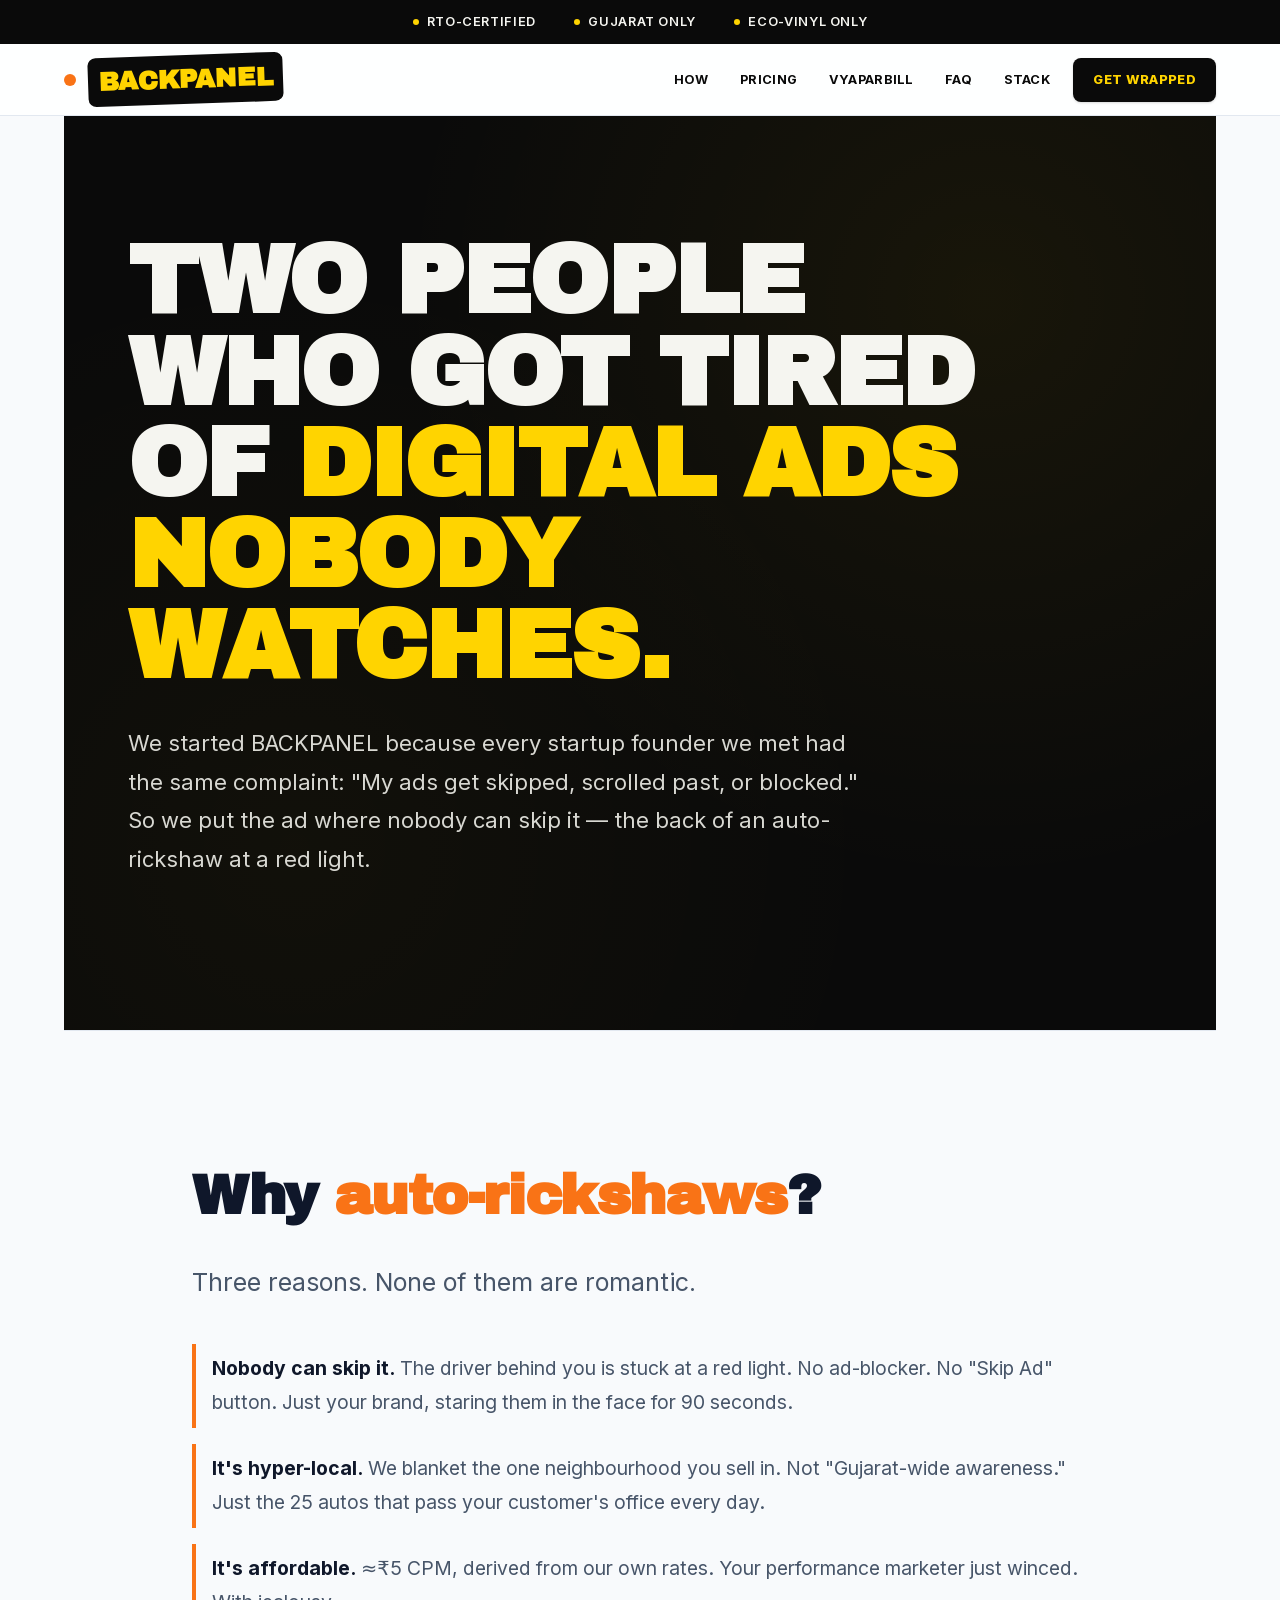
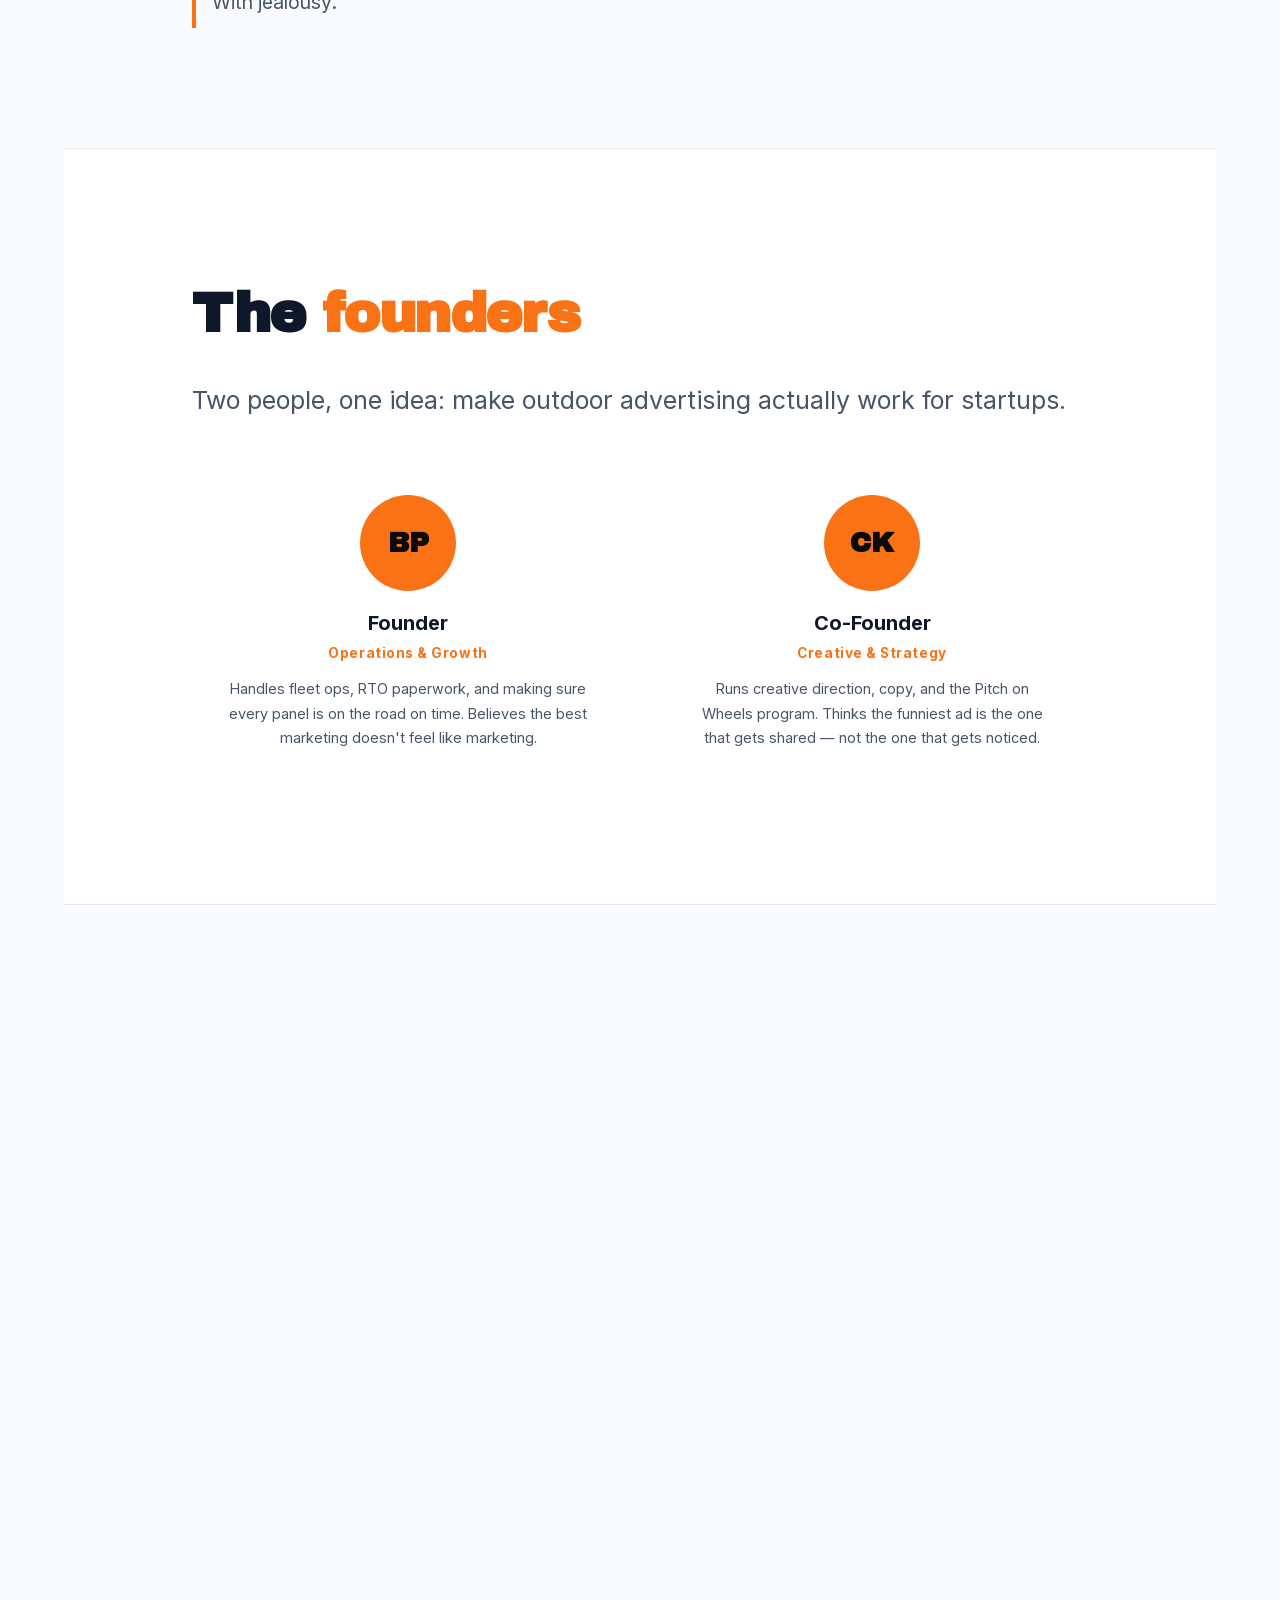
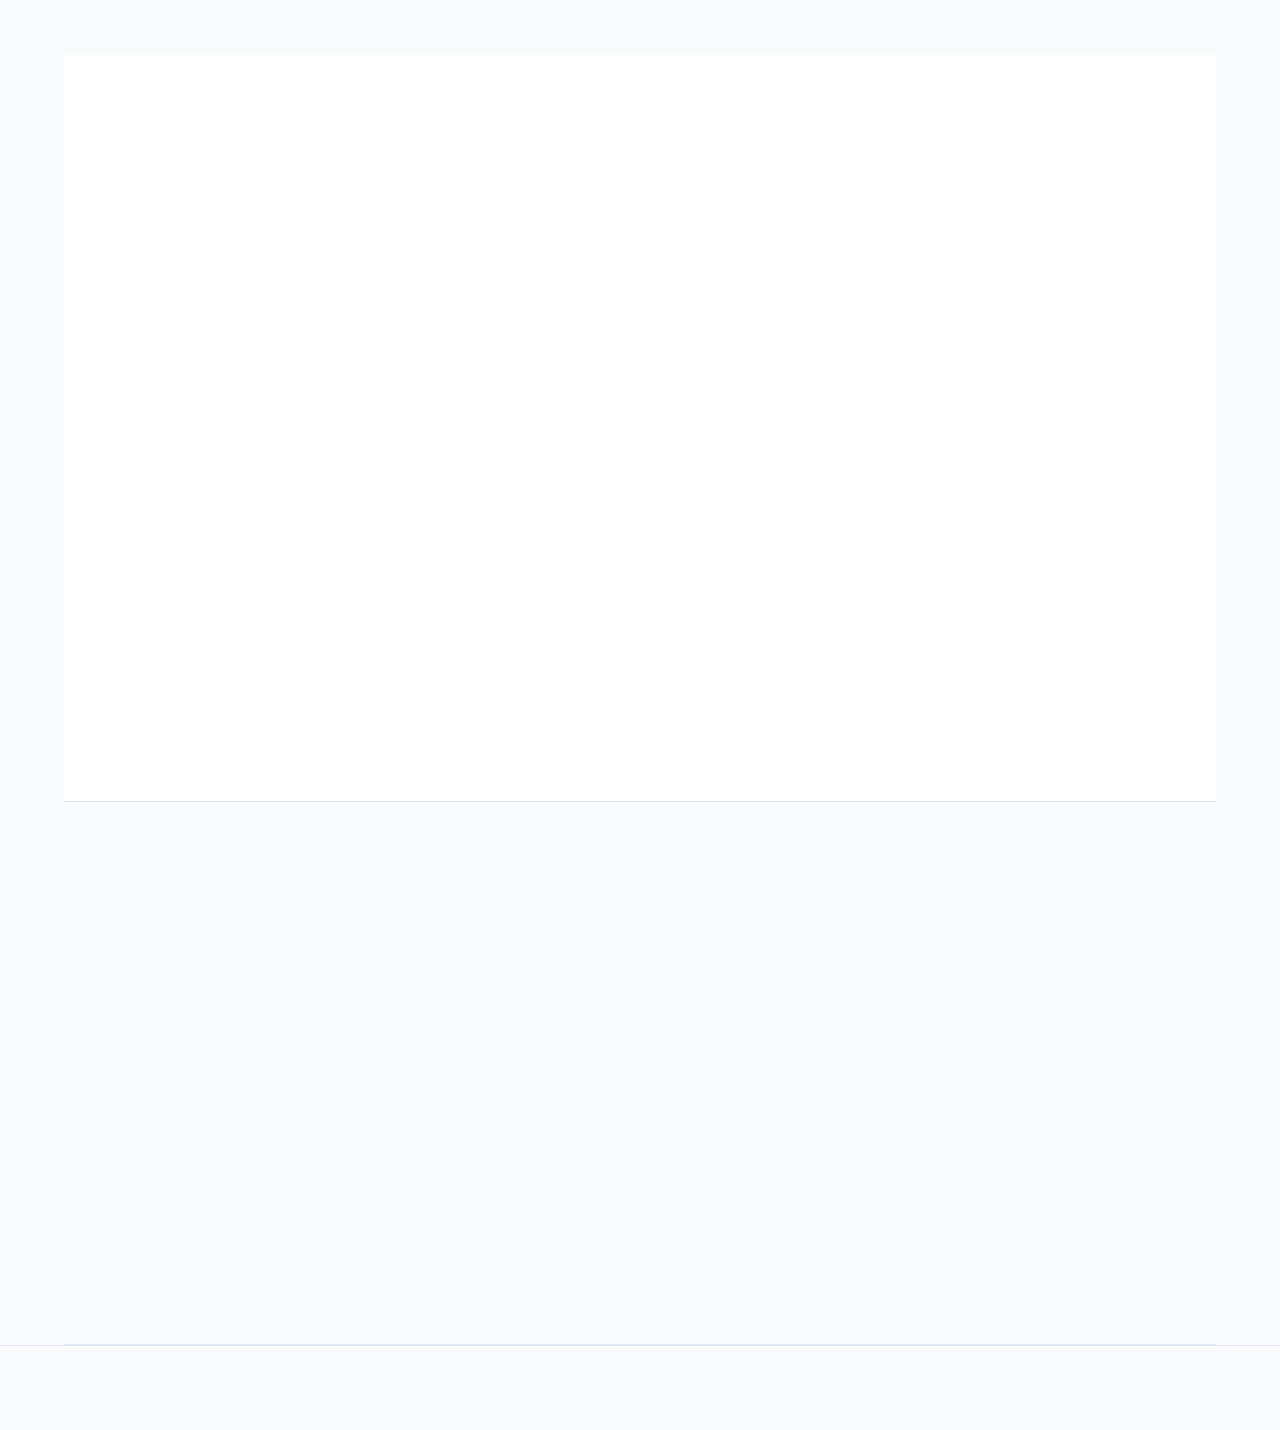
<file: about.html>
<!DOCTYPE html>
<html lang="en" data-theme="light">
<head>
<meta charset="UTF-8" />
<meta name="viewport" content="width=device-width, initial-scale=1.0, maximum-scale=5.0, viewport-fit=cover" />
<title>About | BACKPANEL — Gujarat's Auto-Rickshaw Ad Network</title>
<meta name="description" content="BACKPANEL is the only RTO-certified auto-rickshaw back-panel ad network in Gujarat. Founded by two people tired of digital ads nobody watches." />
<meta name="robots" content="index, follow" />
<link rel="canonical" href="https://thebackpanel.github.io/about.html" />
<link rel="icon" type="image/svg+xml" href="assets/favicon.svg" />
<link rel="icon" type="image/png" sizes="32x32" href="assets/favicon-32x32.png" />
<link rel="apple-touch-icon" href="assets/apple-touch-icon.png" />
<link rel="manifest" href="site.webmanifest" />
<meta name="theme-color" content="#0A0A0A" />
<meta property="og:type" content="website" />
<meta property="og:title" content="About | BACKPANEL" />
<meta property="og:description" content="Gujarat's only RTO-certified auto-rickshaw back-panel ad network. Two founders, one idea: the ad a phone can't skip." />
<meta property="og:image" content="https://thebackpanel.github.io/assets/og-image.png" />
<meta name="twitter:card" content="summary_large_image" />
<meta name="twitter:title" content="About | BACKPANEL" />
<meta name="twitter:image" content="https://thebackpanel.github.io/assets/og-image.png" />
<link rel="preload" href="assets/fonts/archivo-black-latin.woff2" as="font" type="font/woff2" crossorigin />
<link rel="preload" href="assets/fonts/inter-var-latin.woff2" as="font" type="font/woff2" crossorigin />
<!-- Critical CSS: font-face + minimal above-fold only -->
<style>
@font-face{font-family:'Archivo Black';font-style:normal;font-weight:400;font-display:swap;src:url('assets/fonts/archivo-black-latin.woff2') format('woff2')}
@font-face{font-family:'Archivo Fallback';src:local('Arial Black'),local('Arial-BoldMT');size-adjust:100%;ascent-override:87.8%;descent-override:21%;line-gap-override:0%}
@font-face{font-family:'Inter';font-style:normal;font-weight:400 900;font-display:swap;src:url('assets/fonts/inter-var-latin.woff2') format('woff2')}
@font-face{font-family:'Inter Fallback';src:local('.SFNSText'),local('.SFNSDisplay'),local('Segoe UI'),local('Roboto'),local('Helvetica Neue'),local('Arial');size-adjust:105%;ascent-override:92%;descent-override:23%;line-gap-override:0%}
*,*::before,*::after{box-sizing:border-box;margin:0;padding:0}
html{overflow-x:hidden;scroll-behavior:smooth}
body{background:#0A0A0A;color:#F5F5F0;font-family:'Inter','Inter Fallback',system-ui,'Segoe UI',sans-serif;line-height:1.6;-webkit-font-smoothing:antialiased;overflow-x:hidden}
</style>

<!-- Styles: deferred (non-blocking) with no-JS fallback -->
<link rel="stylesheet" href="src/styles/global.css" media="print" onload="this.media='all'" />
<link rel="stylesheet" href="src/styles/tokens.css" media="print" onload="this.media='all'" />
<link rel="stylesheet" href="src/styles/styles.css" media="print" onload="this.media='all'" />
<noscript>
<link rel="stylesheet" href="src/styles/global.css" />
<link rel="stylesheet" href="src/styles/tokens.css" />
<link rel="stylesheet" href="src/styles/styles.css" />
</noscript>
<style>
.founder-grid{display:grid;grid-template-columns:1fr;gap:2rem;margin-top:2rem}
@media(min-width:640px){.founder-grid{grid-template-columns:1fr 1fr}}
.founder-card{border:1px solid rgba(255,255,255,.08);border-radius:1rem;padding:2rem;text-align:center;background:rgba(255,255,255,.03)}
.founder-avatar{width:96px;height:96px;border-radius:50%;background:var(--fg-brand);color:var(--ink);display:grid;place-items:center;font-family:'Archivo Black',sans-serif;font-size:1.75rem;font-weight:800;margin:0 auto 1rem}
.founder-card h3{margin-bottom:.25rem}
.founder-card .role{color:var(--fg-brand);font-size:.85rem;font-weight:700;letter-spacing:.04em;margin-bottom:.75rem}
.founder-card p{color:var(--fg-secondary);font-size:.9rem;line-height:1.7}
</style>
<script type="application/ld+json">
{
  "@context": "https://schema.org",
  "@type": "Organization",
  "name": "BACKPANEL",
  "url": "https://thebackpanel.github.io",
  "logo": "https://thebackpanel.github.io/assets/og-image.png",
  "description": "Gujarat's only RTO-certified auto-rickshaw back-panel ad network.",
  "foundingDate": "2025",
  "areaServed": {
    "@type": "State",
    "name": "Gujarat",
    "containedInPlace": {
      "@type": "Country",
      "name": "India"
    }
  },
  "sameAs": [],
  "dateModified": "2026-09-29"
}
</script>
</head>
<body>
<a class="skip-link" href="#main-content">Skip to main content</a>

<div class="trust-bar" aria-label="Company statistics">
  <span><span class="dot" aria-hidden="true"></span>RTO-CERTIFIED</span>
  <span><span class="dot" aria-hidden="true"></span>GUJARAT ONLY</span>
  <span><span class="dot" aria-hidden="true"></span>ECO-VINYL ONLY</span>
</div>

<header class="site-nav" id="nav" role="banner">
  <a href="/" class="site-logo" aria-label="BACKPANEL home">
    <span class="dot" aria-hidden="true"></span><span class="logo-panel">BACKPANEL</span>
  </a>
  <input type="checkbox" id="navtoggle" class="nav-toggle-input" aria-hidden="true" />
  <label for="navtoggle" class="nav-toggle-btn" aria-label="Toggle navigation menu" role="button" tabindex="0">&#9776;</label>
  <nav class="nav-links" aria-label="Primary navigation">
    <a href="/#how">HOW</a>
    <a href="/#pricing">PRICING</a>
    <a href="vyaparbill-pricing.html">VYAPARBILL</a>
    <a href="/#faq">FAQ</a>
    <a href="stack.html">STACK</a>
    <a href="#contact" class="cta">GET WRAPPED</a>
  </nav>
</header>

<main id="main-content" role="main">

<section class="hero" aria-labelledby="about-heading">
  <h1 id="about-heading">TWO PEOPLE WHO GOT TIRED OF <em>DIGITAL ADS NOBODY WATCHES.</em></h1>
  <p class="sub">We started BACKPANEL because every startup founder we met had the same complaint: "My ads get skipped, scrolled past, or blocked." So we put the ad where nobody can skip it — the back of an auto-rickshaw at a red light.</p>
</section>

<section class="block" aria-labelledby="why-section">
  <div class="wrap">
    <h2 id="why-section">Why <span class="hl">auto-rickshaws</span>?</h2>
    <p class="section-sub">Three reasons. None of them are romantic.</p>
    <ul class="facts" role="list" aria-label="Why we chose auto-rickshaws">
      <li role="listitem"><b>Nobody can skip it.</b> The driver behind you is stuck at a red light. No ad-blocker. No "Skip Ad" button. Just your brand, staring them in the face for 90 seconds.</li>
      <li role="listitem"><b>It's hyper-local.</b> We blanket the one neighbourhood you sell in. Not "Gujarat-wide awareness." Just the 25 autos that pass your customer's office every day.</li>
      <li role="listitem"><b>It's affordable.</b> ≈₹5 CPM, derived from our own rates. Your performance marketer just winced. With jealousy.</li>
    </ul>
  </div>
</section>

<section class="block alt" aria-labelledby="founders-heading">
  <div class="wrap">
    <h2 id="founders-heading">The <span class="hl">founders</span></h2>
    <p class="section-sub">Two people, one idea: make outdoor advertising actually work for startups.</p>
    <div class="founder-grid">
      <div class="founder-card">
        <div class="founder-avatar" aria-hidden="true">BP</div>
        <h3>Founder</h3>
        <div class="role">Operations &amp; Growth</div>
        <p>Handles fleet ops, RTO paperwork, and making sure every panel is on the road on time. Believes the best marketing doesn't feel like marketing.</p>
      </div>
      <div class="founder-card">
        <div class="founder-avatar" aria-hidden="true">CK</div>
        <h3>Co-Founder</h3>
        <div class="role">Creative &amp; Strategy</div>
        <p>Runs creative direction, copy, and the Pitch on Wheels program. Thinks the funniest ad is the one that gets shared — not the one that gets noticed.</p>
      </div>
    </div>
  </div>
</section>

<section class="block" aria-labelledby="values-heading">
  <div class="wrap">
    <h2 id="values-heading">What we <span class="hl">don't</span> do</h2>
    <p class="section-sub">Boundaries are a feature, not a limitation.</p>
    <ul class="facts" role="list" aria-label="What we don't do">
      <li role="listitem"><b>No hood stickers.</b> Back-panel only. RTO sign-off, per auto, per city. No gray zone.</li>
      <li role="listitem"><b>No LED. No moving QR.</b> Static vinyl and a link. That's it.</li>
      <li role="listitem"><b>No fake numbers.</b> Every stat on this site is derived from our own rates or labeled as an estimate. We publish the math. You can check it.</li>
      <li role="listitem"><b>No spam.</b> We don't sell your data, we don't send you 47 emails, and we don't add you to a WhatsApp group you never asked for.</li>
    </ul>
  </div>
</section>

<section class="block alt" aria-labelledby="where-heading">
  <div class="wrap">
    <h2 id="where-heading">Where we <span class="hl">operate</span></h2>
    <p class="section-sub">Gujarat. That's it. We don't pretend to be everywhere.</p>
    <ul class="facts" role="list" aria-label="Operating areas">
      <li role="listitem"><b>Ahmedabad</b> — CG Road, Satellite, Vastrapur, and expanding</li>
      <li role="listitem"><b>Rajkot</b> — 120 Ring Road, University Road, and surrounding areas</li>
      <li role="listitem"><b>Surat</b> — City Light, Athwa, and expanding</li>
      <li role="listitem"><b>Vadodara</b> — Alkapuri, Sayajiguj, and expanding</li>
      <li role="listitem"><b>Coming soon:</b> Junagadh, Bhavnagar, Jamnagar — once we have 10+ autos in each</li>
    </ul>
  </div>
</section>

<section class="block" id="contact" aria-labelledby="contact-heading">
  <div class="wrap">
    <h2 id="contact-heading">Get in <span class="hl">touch</span></h2>
    <p class="section-sub">Questions? Just want to talk? We're real people. We reply within 24 hours.</p>
    <p class="contact-cta"><a href="mailto:founders@backpanel.in" class="btn">EMAIL US →</a></p>
    <p class="contact-email-note">founders@backpanel.in — real inbox, real humans, no auto-reply</p>
  </div>
</section>

</main>

<footer class="site-footer" role="contentinfo">
  BACKPANEL · the ad that ends up on LinkedIn · RTO-certified &nbsp;|&nbsp; <a href="#contact" class="foolink foolink-brand">Get in touch</a> &nbsp;|&nbsp; <a href="mailto:founders@backpanel.in" class="foolink">founders@backpanel.in</a> &nbsp;|&nbsp; <a href="privacy.html">Privacy</a> &nbsp;|&nbsp; <a href="terms.html">Terms</a>
</footer>

<script src="app.js" defer></script>
<script src="bp-enhance.js" defer></script>
</body>
</html>
</file>
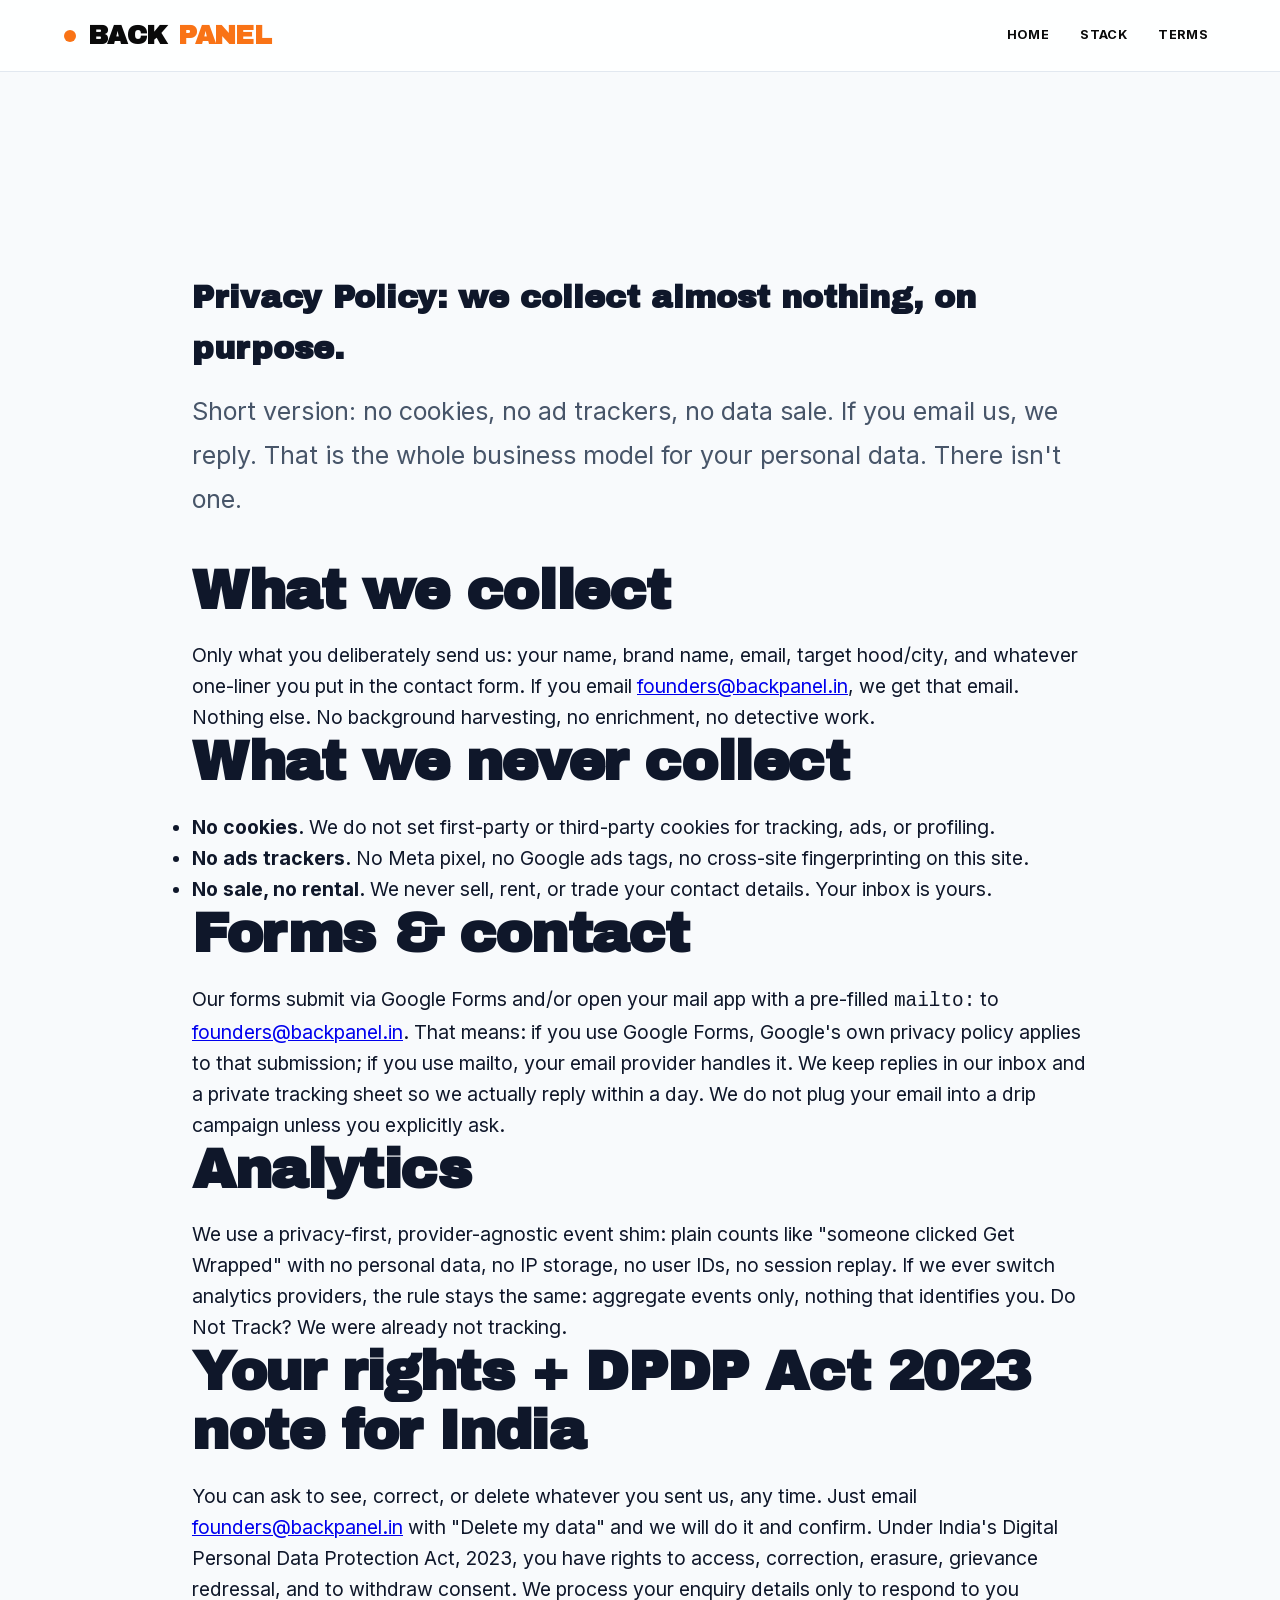
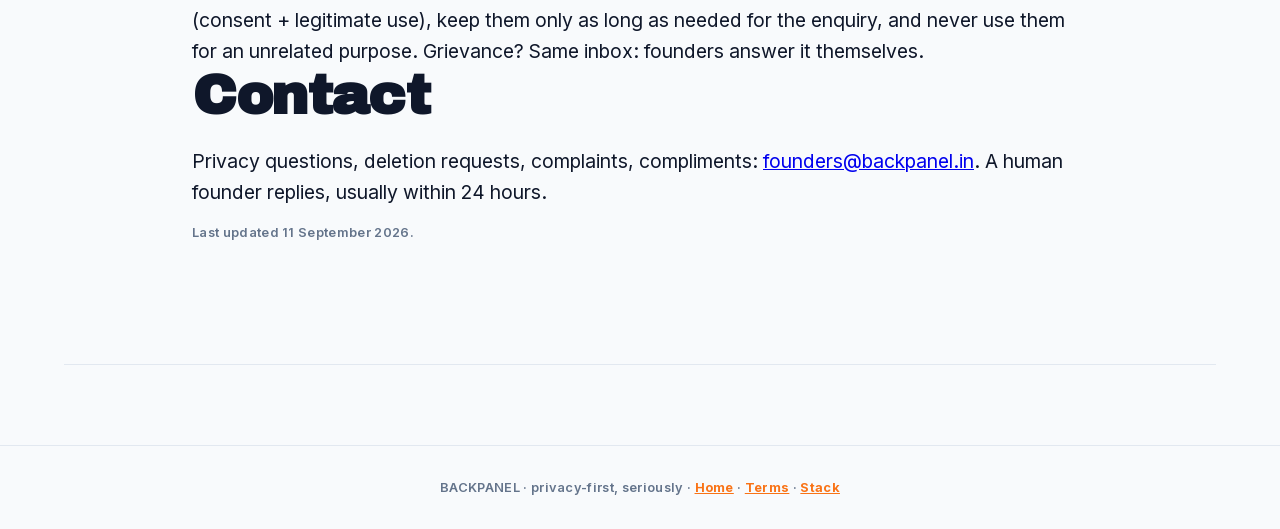
<file: privacy.html>
<!DOCTYPE html>
<html lang="en" data-theme="light">
<head>
<meta charset="UTF-8" />
<meta name="viewport" content="width=device-width, initial-scale=1.0, maximum-scale=5.0, viewport-fit=cover" />
<title>Privacy Policy: BACKPANEL Auto Ads Gujarat</title>
<meta name="description" content="BACKPANEL privacy: no cookies, no ads, no data sale. Privacy-first event analytics only. Forms via Google Forms/mailto. Contact founders@backpanel.in." />
<meta name="robots" content="index, follow" />
<link rel="canonical" href="https://thebackpanel.github.io/privacy.html" />
<link rel="icon" type="image/svg+xml" href="assets/favicon.svg" />
<link rel="apple-touch-icon" href="assets/apple-touch-icon.png" />
<link rel="manifest" href="site.webmanifest" />
<meta name="theme-color" content="#0A0A0A" />
<meta property="og:type" content="website" />
<meta property="og:url" content="https://thebackpanel.github.io/privacy.html" />
<meta property="og:title" content="Privacy Policy: BACKPANEL Auto Ads Gujarat" />
<meta property="og:description" content="BACKPANEL privacy: no cookies, no ads, no data sale. Privacy-first event analytics only. Forms via Google Forms/mailto." />
<meta property="og:image" content="https://thebackpanel.github.io/assets/og-image.png" />
<meta name="twitter:card" content="summary_large_image" />
<meta name="twitter:title" content="Privacy Policy: BACKPANEL Auto Ads Gujarat" />
<meta name="twitter:description" content="BACKPANEL privacy: no cookies, no ads, no data sale. Privacy-first event analytics only. Forms via Google Forms/mailto." />
<meta name="twitter:image" content="https://thebackpanel.github.io/assets/og-image.png" />
<!-- Fonts: self-hosted subset woff2, preloaded (no third-party chain) -->
<link rel="preload" href="assets/fonts/archivo-black-latin.woff2" as="font" type="font/woff2" crossorigin />
<link rel="preload" href="assets/fonts/inter-var-latin.woff2" as="font" type="font/woff2" crossorigin />
<!-- Critical CSS: above-fold only (full styles deferred below) -->
<style>
@font-face{font-family:'Archivo Black';font-style:normal;font-weight:400;font-display:swap;src:url('assets/fonts/archivo-black-latin.woff2') format('woff2')}
@font-face{font-family:'Archivo Fallback';src:local('Arial Black'),local('Arial-BoldMT');size-adjust:100%;ascent-override:87.8%;descent-override:21%;line-gap-override:0%}
@font-face{font-family:'Inter';font-style:normal;font-weight:400 900;font-display:swap;src:url('assets/fonts/inter-var-latin.woff2') format('woff2')}
@font-face{font-family:'Inter Fallback';src:local('.SFNSText'),local('.SFNSDisplay'),local('Segoe UI'),local('Roboto'),local('Helvetica Neue'),local('Arial');size-adjust:105%;ascent-override:92%;descent-override:23%;line-gap-override:0%}
*,*::before,*::after{box-sizing:border-box;margin:0;padding:0}
html{overflow-x:hidden;scroll-behavior:smooth}
body{background:#0A0A0A;color:#F5F5F0;font-family:'Inter','Inter Fallback',system-ui,'Segoe UI',sans-serif;line-height:1.6;-webkit-font-smoothing:antialiased;overflow-x:hidden}
.skip-link{position:absolute;left:-999px;top:0;background:#0A0A0A;color:#FFD400;padding:.75rem 1rem;z-index:500;font-weight:700}
.site-nav{display:flex;justify-content:space-between;align-items:center;padding:0 clamp(1rem,5vw,4rem);min-height:72px;background:rgba(255,255,255,.94);position:sticky;top:0;z-index:200}
.site-logo{font-family:'Archivo Black','Archivo Fallback','Arial Black',sans-serif;text-decoration:none;color:#0A0A0A;display:flex;align-items:center;gap:.6rem}
.nav-links{display:flex;gap:.5rem 1rem;align-items:center;flex-wrap:wrap}
.nav-links a{font-weight:700;font-size:.75rem;color:#0A0A0A;text-decoration:none}
h1{font-family:'Archivo Black','Archivo Fallback','Arial Black',sans-serif;font-size:clamp(2rem,1.5rem + 3vw,3.5rem);line-height:1;margin:0 0 1rem}
main{padding:clamp(3rem,8vw,5rem) clamp(1rem,5vw,4rem);max-width:72ch;margin:0 auto}
</style>

<!-- Styles: deferred (non-blocking) with no-JS fallback -->
<link rel="stylesheet" href="src/styles/global.css" media="print" onload="this.media='all'" />
<link rel="stylesheet" href="src/styles/tokens.css" media="print" onload="this.media='all'" />
<link rel="stylesheet" href="src/styles/styles.css" media="print" onload="this.media='all'" />
<noscript>
<link rel="stylesheet" href="src/styles/global.css" />
<link rel="stylesheet" href="src/styles/tokens.css" />
<link rel="stylesheet" href="src/styles/styles.css" />
</noscript>
<script type="application/ld+json">
{
  "@context": "https://schema.org",
  "@type": "WebPage",
  "name": "Privacy Policy: BACKPANEL Auto Ads Gujarat",
  "url": "https://thebackpanel.github.io/privacy.html",
  "description": "BACKPANEL privacy: no cookies, no ads, no data sale. Privacy-first event analytics only.",
  "isPartOf": { "@type": "WebSite", "name": "BACKPANEL", "url": "https://thebackpanel.github.io/" },
  "about": { "@type": "Organization", "name": "BACKPANEL", "url": "https://thebackpanel.github.io/", "email": "founders@backpanel.in", "address": { "@type": "PostalAddress", "addressLocality": "Gujarat", "addressCountry": "IN" } },
  "dateModified": "2026-09-11"
}
</script>
</head>
<body>
<a class="skip-link" href="#main-content">Skip to main content</a>
<header class="site-nav" role="banner">
  <a href="/" class="site-logo" aria-label="BACKPANEL home"><span class="dot" aria-hidden="true"></span>BACK<span style="color:var(--fg-brand)">PANEL</span></a>
  <nav class="nav-links" aria-label="Primary navigation">
    <a href="/">HOME</a>
    <a href="stack.html">STACK</a>
    <a href="terms.html">TERMS</a>
  </nav>
</header>
<main id="main-content" role="main">
<section class="block" aria-labelledby="privacy-heading">
<div class="wrap">
<h1 id="privacy-heading">Privacy Policy: we collect almost nothing, on purpose.</h1>
<p class="section-sub">Short version: no cookies, no ad trackers, no data sale. If you email us, we reply. That is the whole business model for your personal data. There isn't one.</p>
<h2 id="what-we-collect">What we collect</h2>
<p>Only what you deliberately send us: your name, brand name, email, target hood/city, and whatever one-liner you put in the contact form. If you email <a href="mailto:founders@backpanel.in">founders@backpanel.in</a>, we get that email. Nothing else. No background harvesting, no enrichment, no detective work.</p>
<h2 id="what-we-never-collect">What we never collect</h2>
<ul>
<li><b>No cookies.</b> We do not set first-party or third-party cookies for tracking, ads, or profiling.</li>
<li><b>No ads trackers.</b> No Meta pixel, no Google ads tags, no cross-site fingerprinting on this site.</li>
<li><b>No sale, no rental.</b> We never sell, rent, or trade your contact details. Your inbox is yours.</li>
</ul>
<h2 id="forms-contact">Forms &amp; contact</h2>
<p>Our forms submit via Google Forms and/or open your mail app with a pre-filled <code>mailto:</code> to <a href="mailto:founders@backpanel.in">founders@backpanel.in</a>. That means: if you use Google Forms, Google's own privacy policy applies to that submission; if you use mailto, your email provider handles it. We keep replies in our inbox and a private tracking sheet so we actually reply within a day. We do not plug your email into a drip campaign unless you explicitly ask.</p>
<h2 id="analytics">Analytics</h2>
<p>We use a privacy-first, provider-agnostic event shim: plain counts like "someone clicked Get Wrapped" with no personal data, no IP storage, no user IDs, no session replay. If we ever switch analytics providers, the rule stays the same: aggregate events only, nothing that identifies you. Do Not Track? We were already not tracking.</p>
<h2 id="your-rights">Your rights + DPDP Act 2023 note for India</h2>
<p>You can ask to see, correct, or delete whatever you sent us, any time. Just email <a href="mailto:founders@backpanel.in">founders@backpanel.in</a> with "Delete my data" and we will do it and confirm. Under India's Digital Personal Data Protection Act, 2023, you have rights to access, correction, erasure, grievance redressal, and to withdraw consent. We process your enquiry details only to respond to you (consent + legitimate use), keep them only as long as needed for the enquiry, and never use them for an unrelated purpose. Grievance? Same inbox: founders answer it themselves.</p>
<h2 id="contact">Contact</h2>
<p>Privacy questions, deletion requests, complaints, compliments: <a href="mailto:founders@backpanel.in">founders@backpanel.in</a>. A human founder replies, usually within 24 hours.</p>
<p class="fn">Last updated 11 September 2026.</p>
</div>
</section>
</main>
<footer class="site-footer" role="contentinfo">
  BACKPANEL · privacy-first, seriously · <a href="/" style="color:var(--fg-brand);font-weight:700;text-decoration:underline">Home</a> · <a href="terms.html" style="color:var(--fg-brand);font-weight:700;text-decoration:underline">Terms</a> · <a href="stack.html" style="color:var(--fg-brand);font-weight:700;text-decoration:underline">Stack</a>
</footer>
<script src="bp-enhance.js" defer></script>
</body>
</html>
</file>
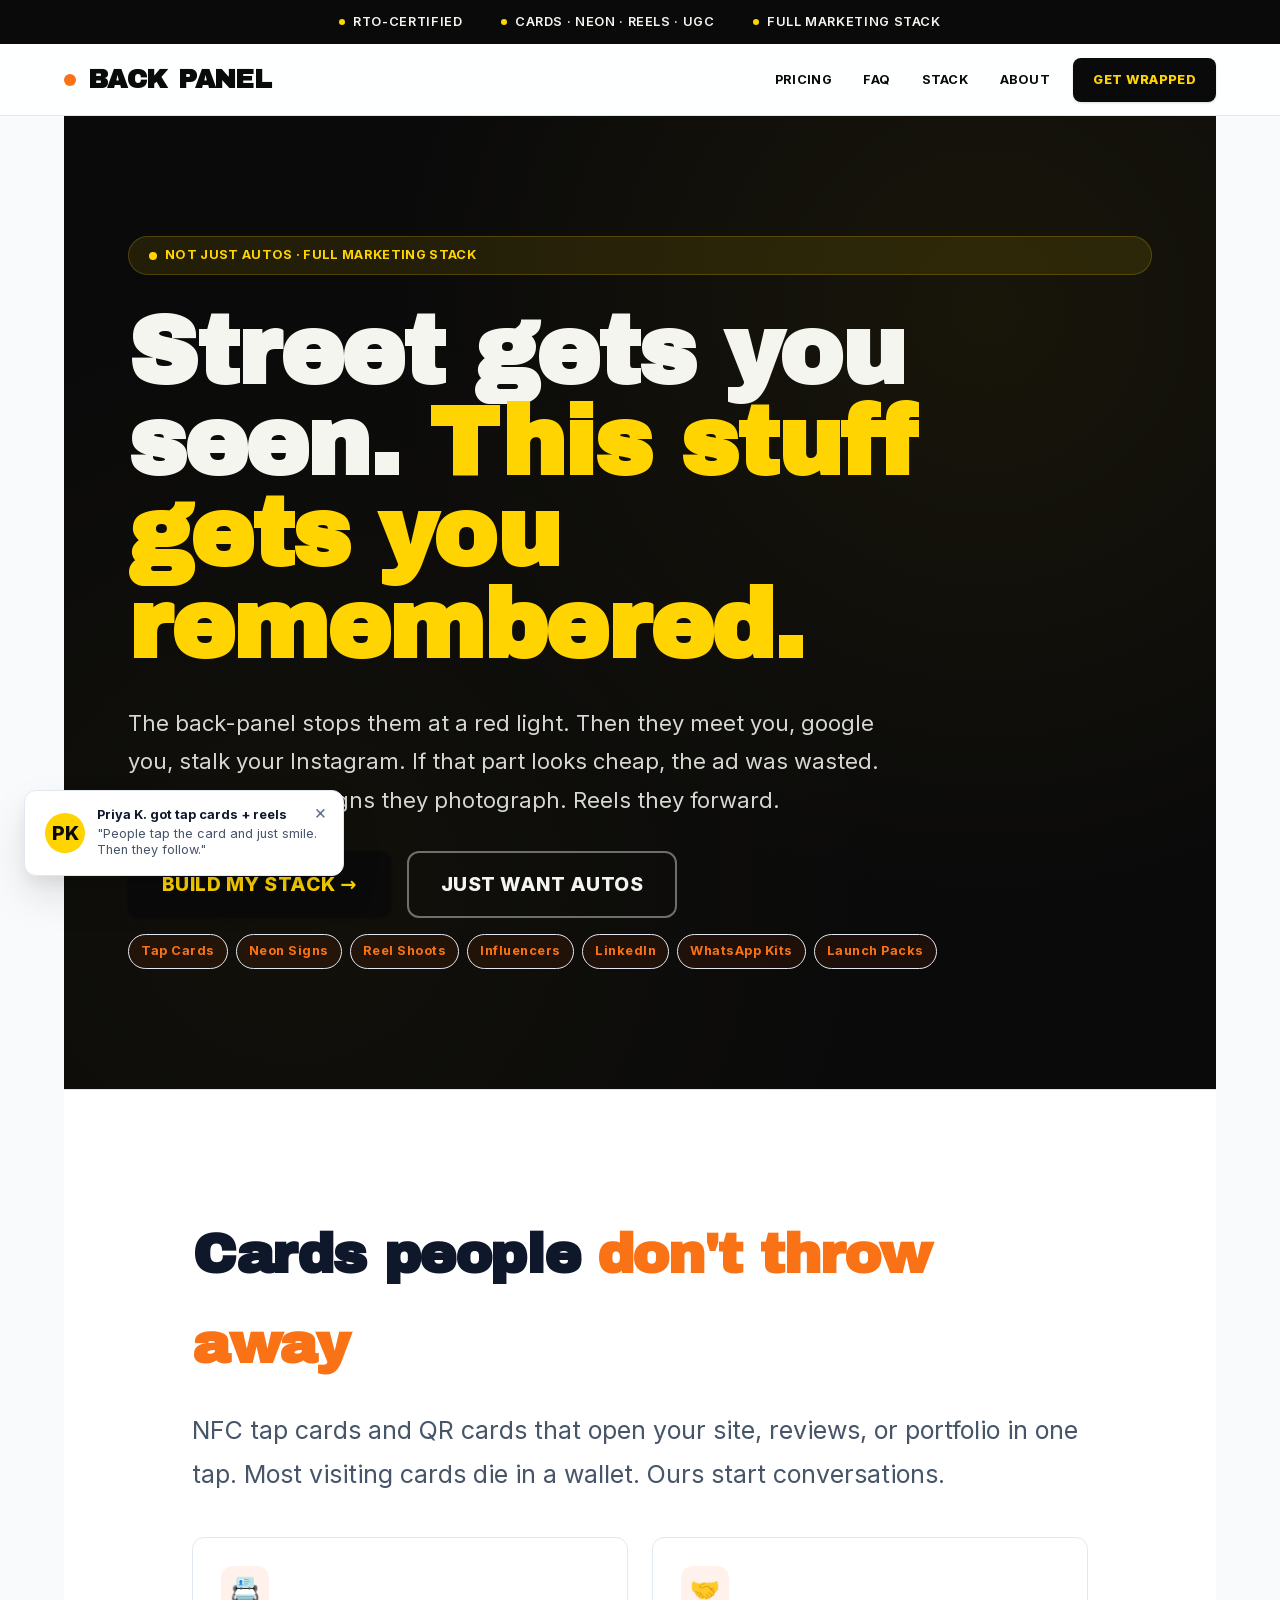
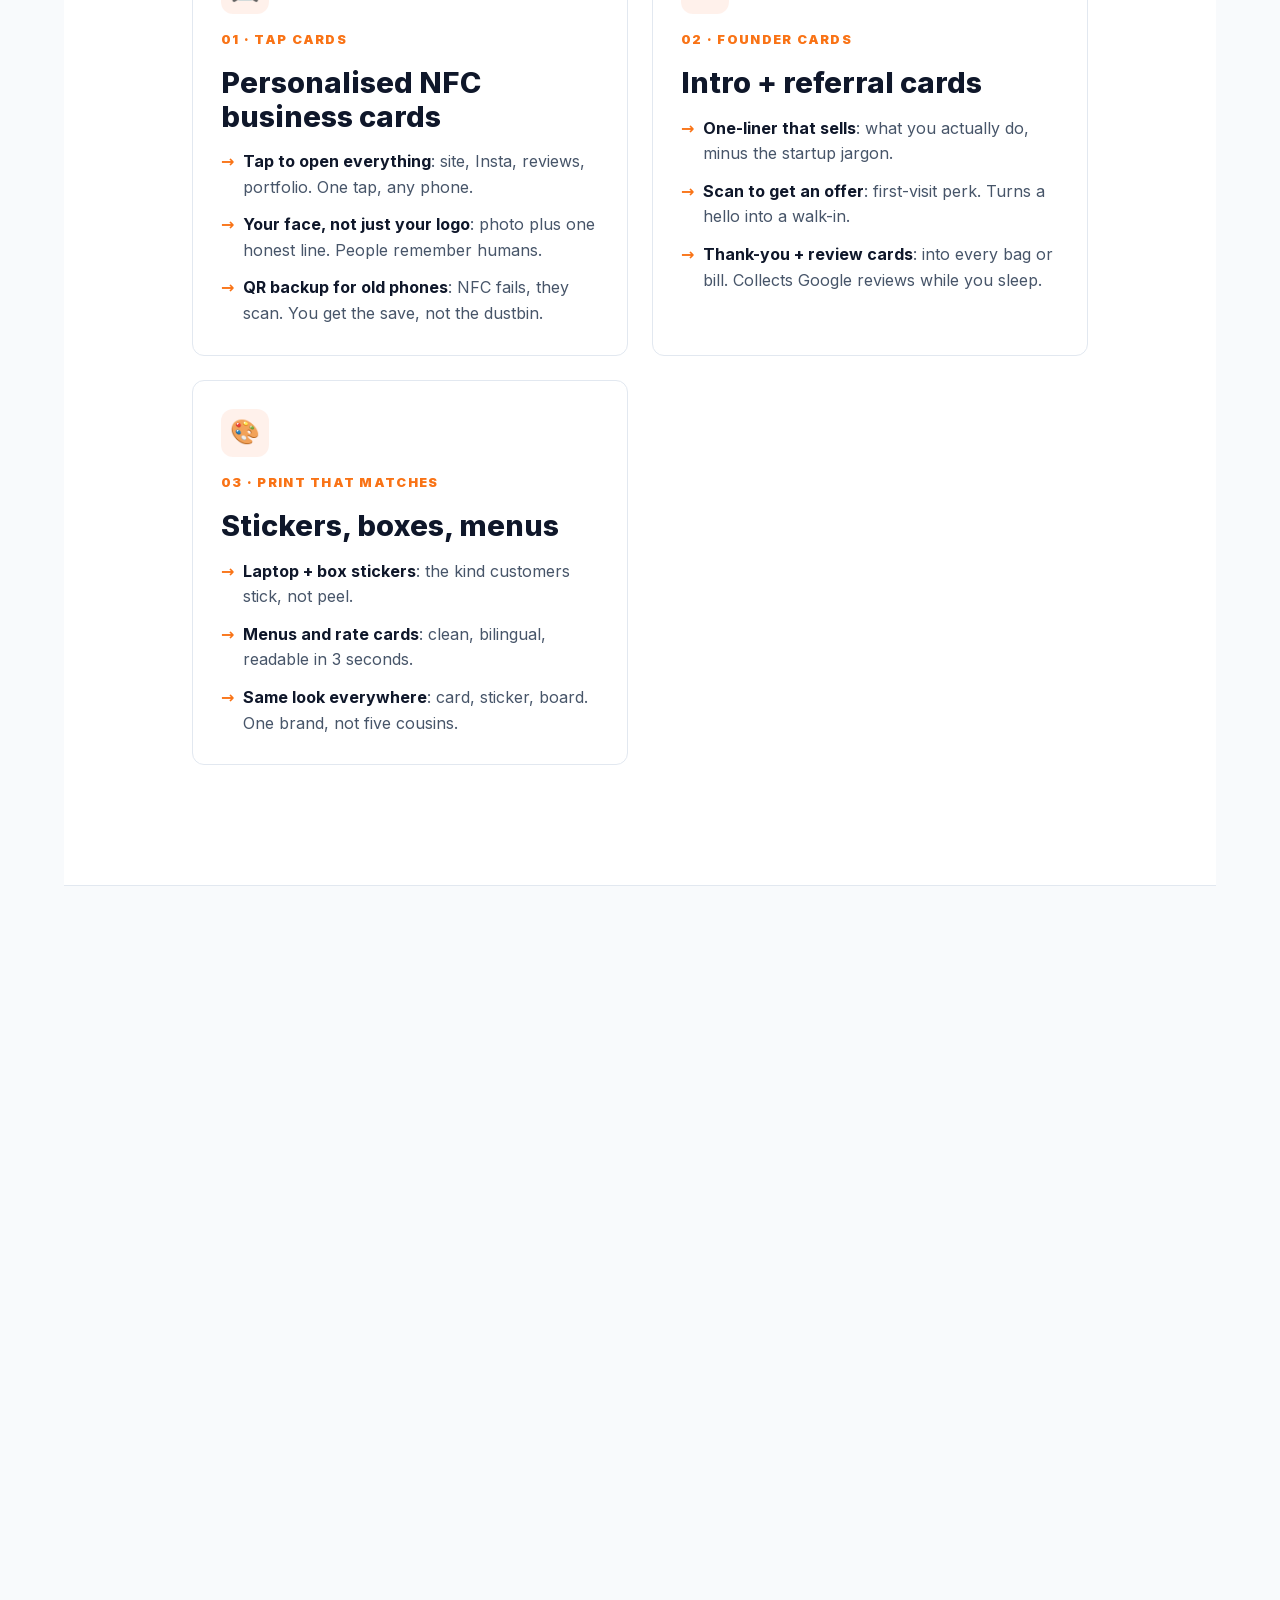
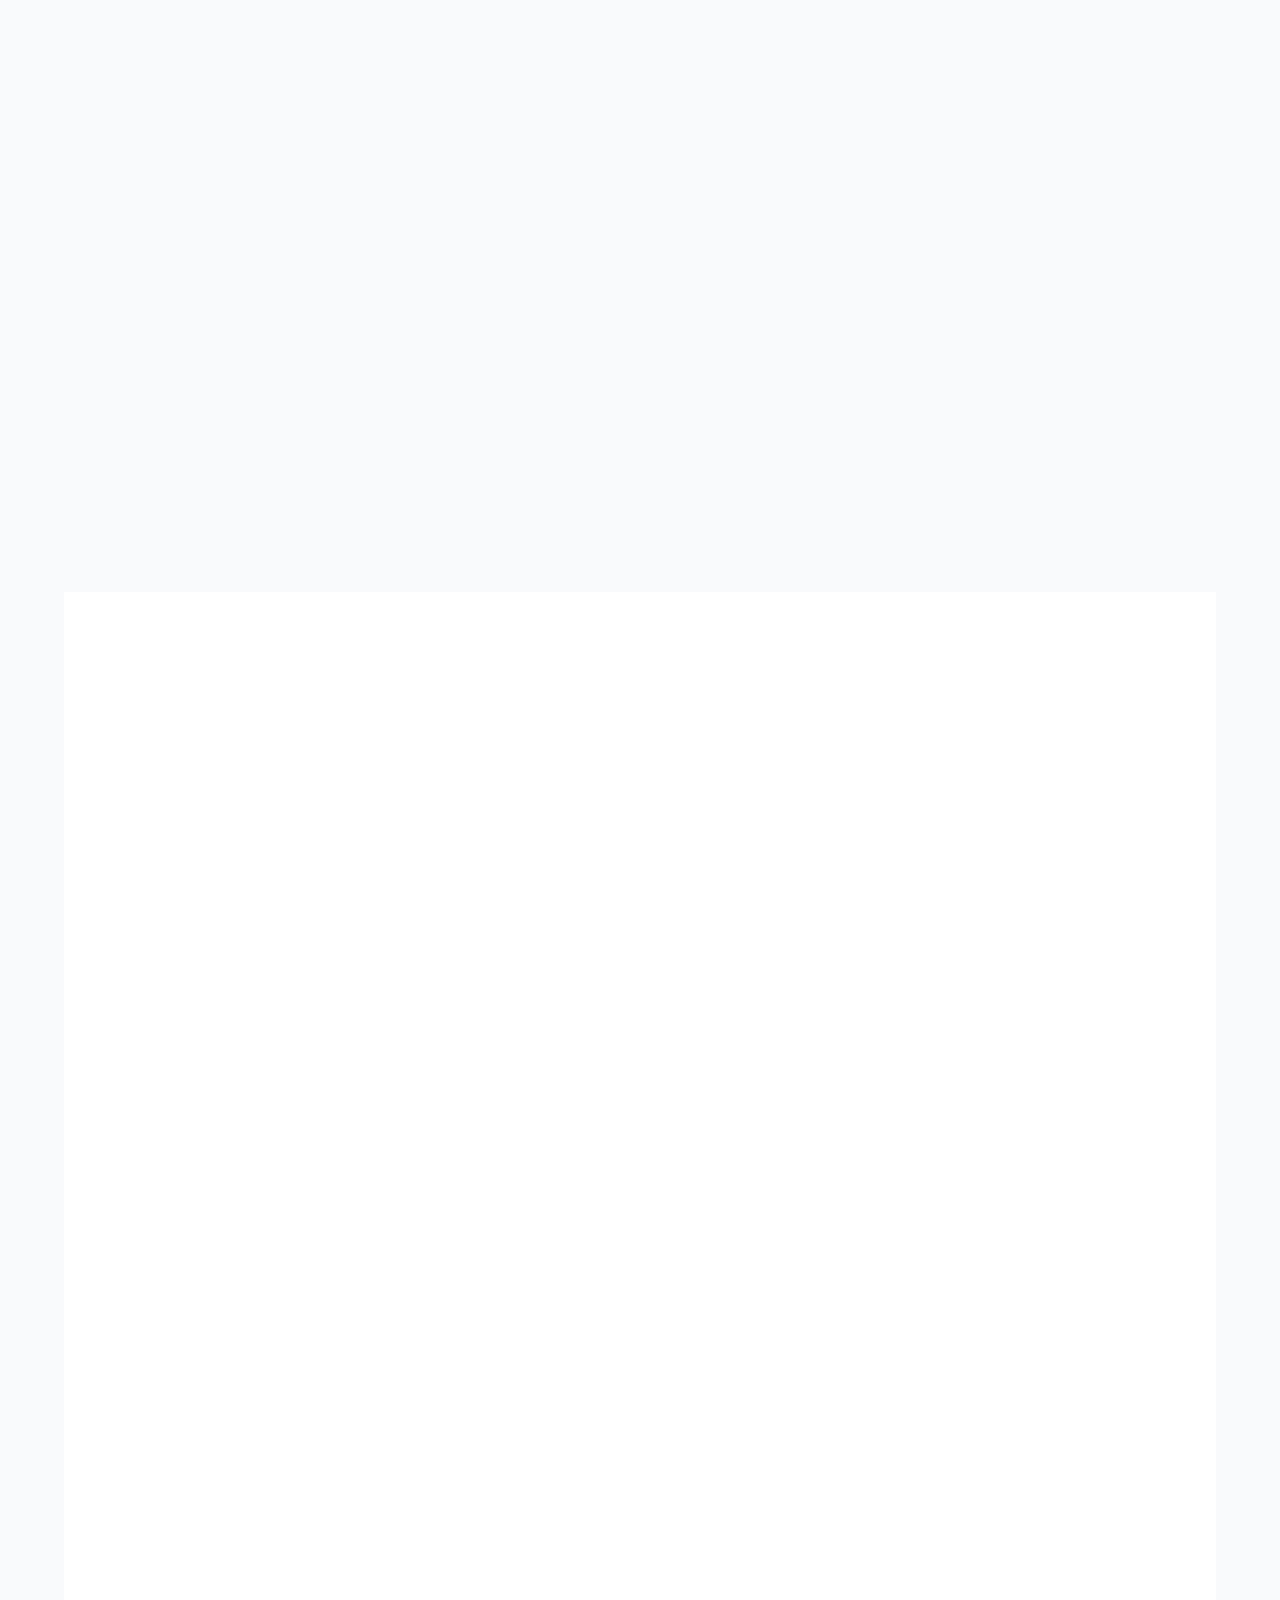
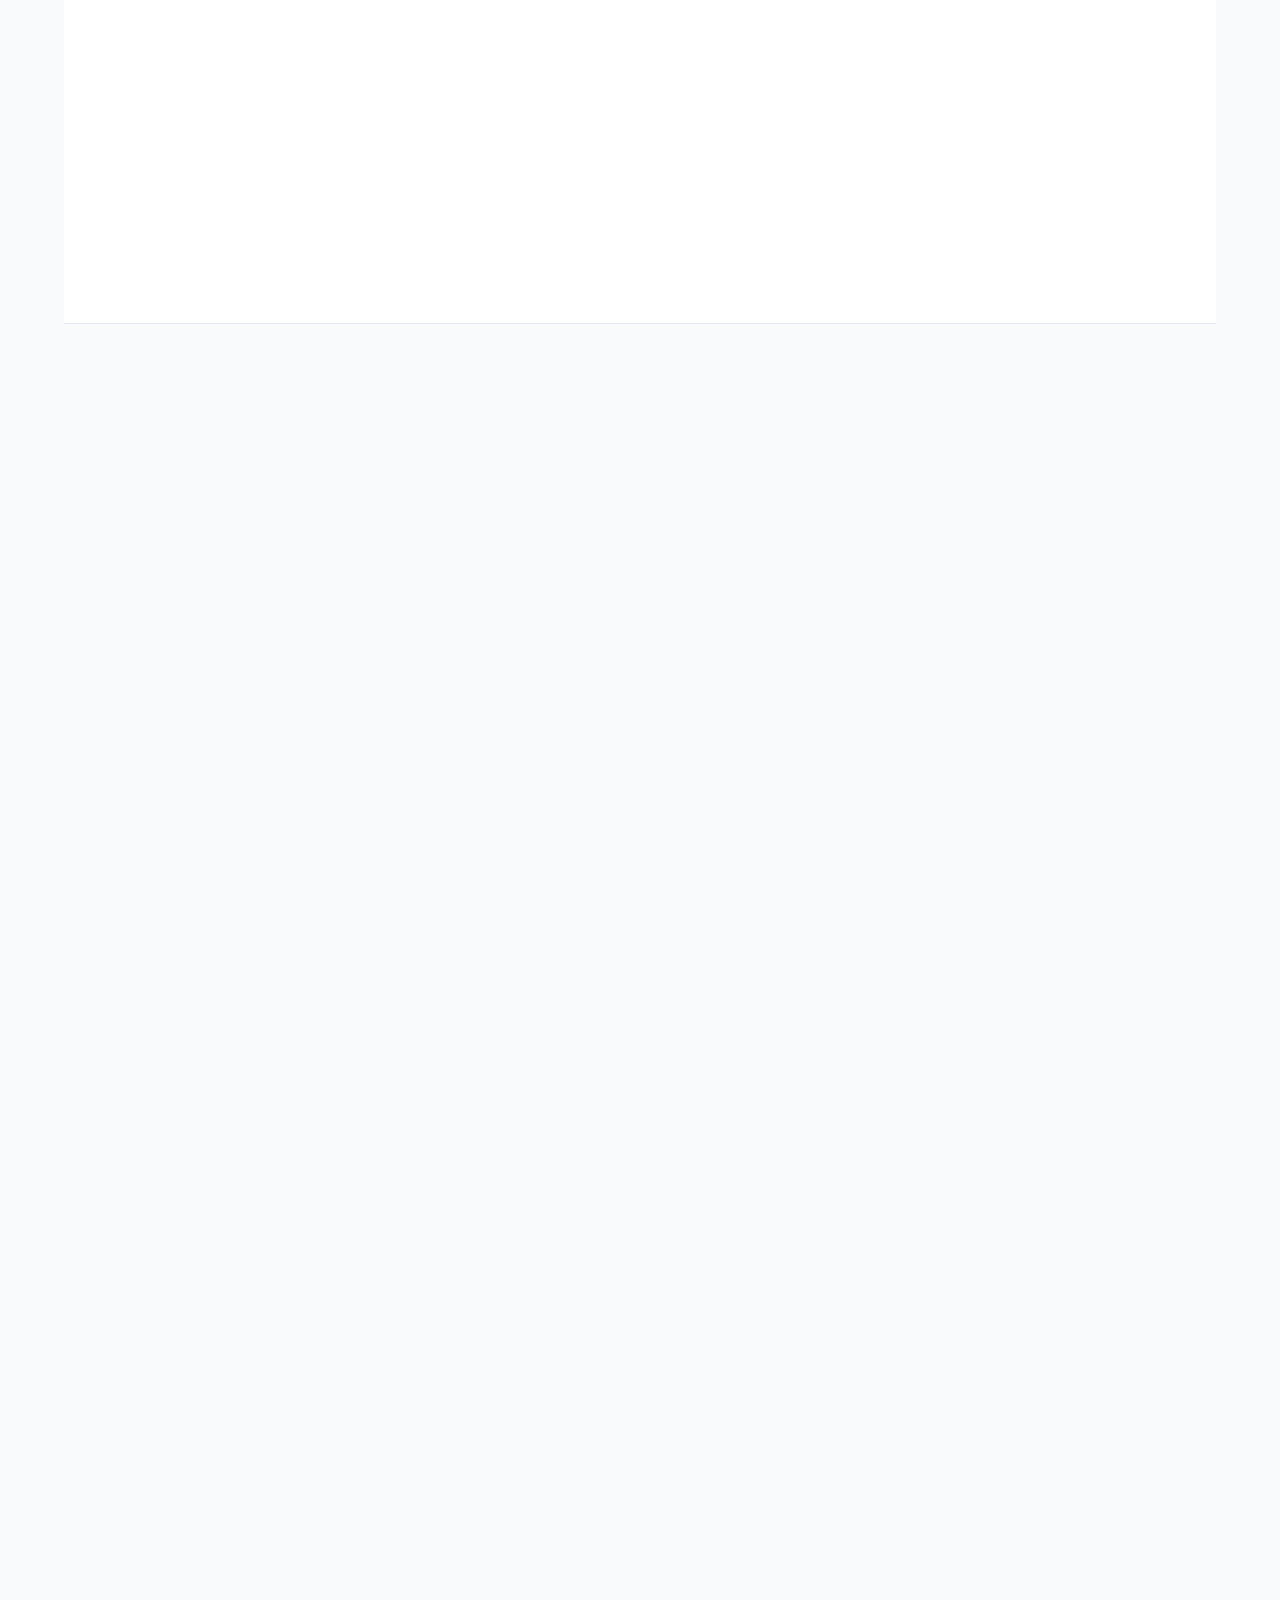
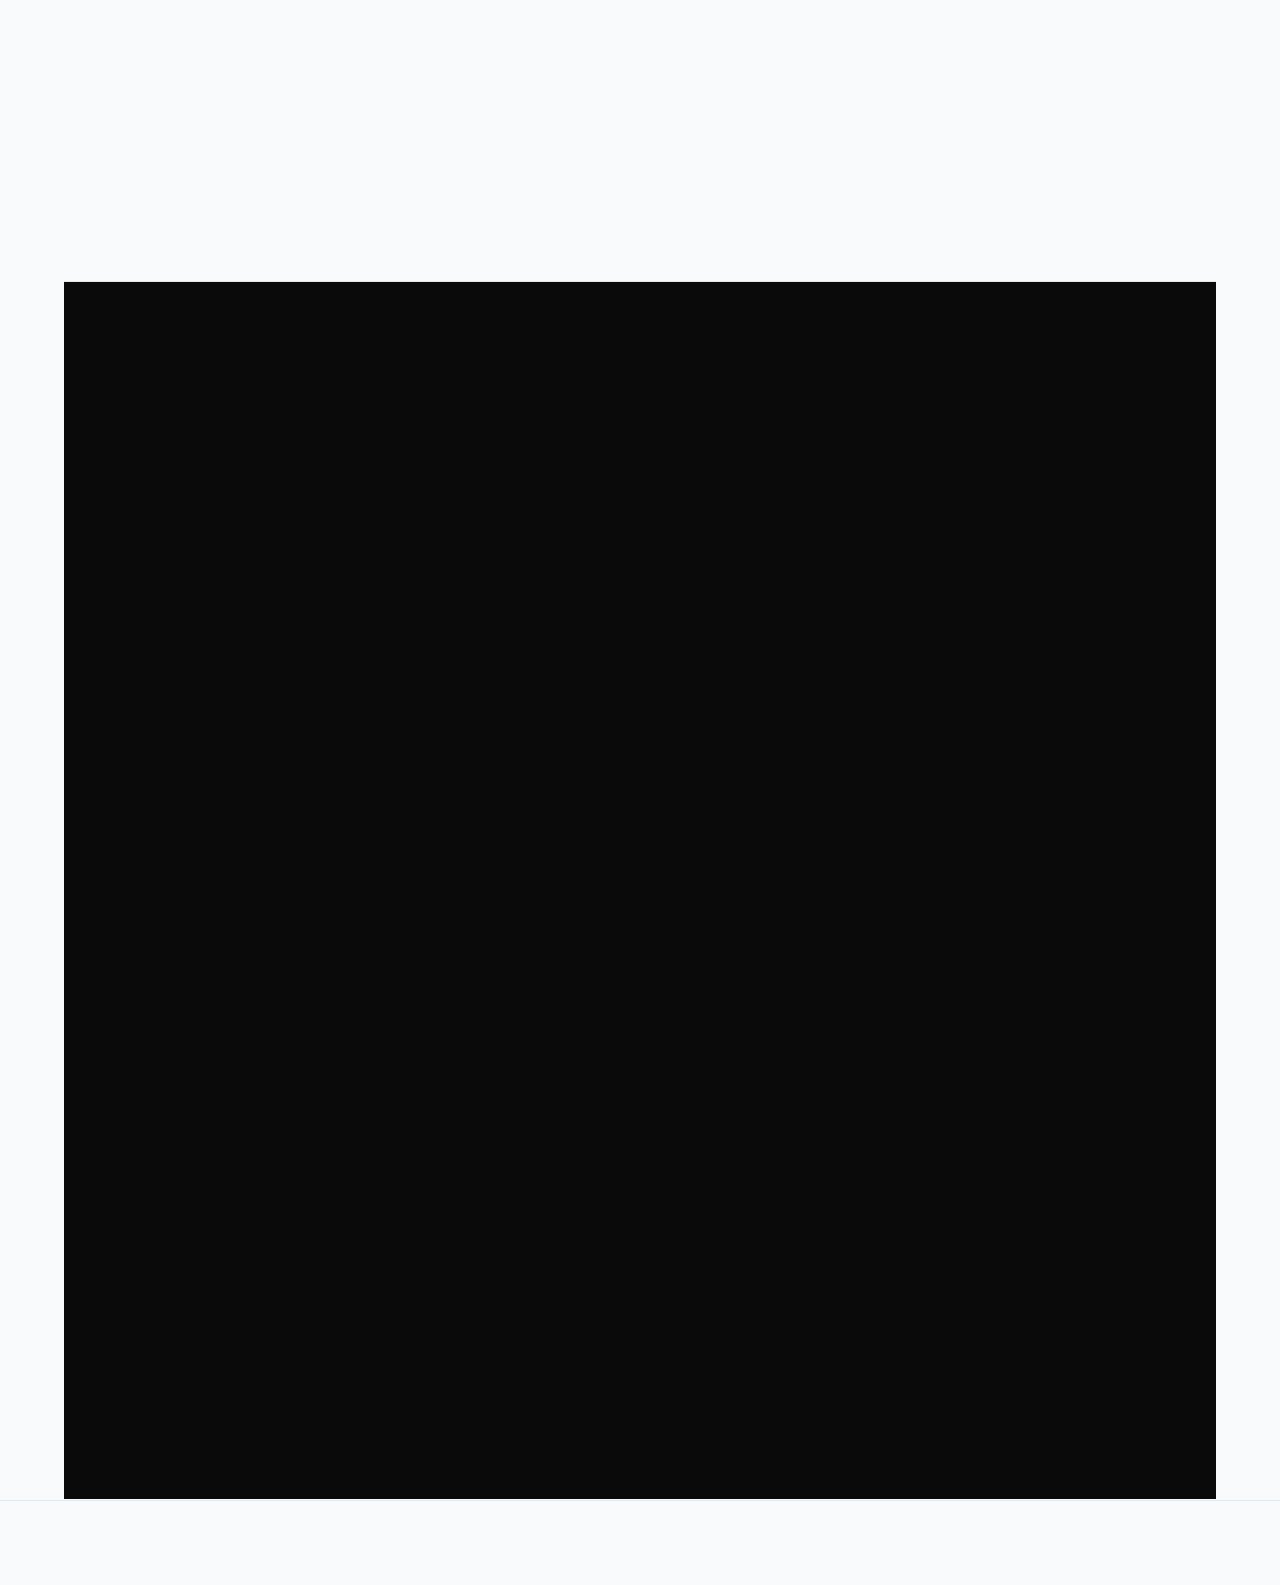
<file: stack.html>
<!DOCTYPE html>
<html lang="en" data-theme="light">
<head>
<meta charset="UTF-8" />
<meta name="viewport" content="width=device-width, initial-scale=1.0, maximum-scale=5.0, viewport-fit=cover" />
<title>More Ways to Advertise: Cards, Neon, Reels | BACKPANEL</title>
<meta name="description" content="BACKPANEL does more than autos: NFC business cards, neon signs, reel shoots, influencer collabs, LinkedIn content and launch packs for startups." />
<meta name="robots" content="index, follow" />
<link rel="canonical" href="https://thebackpanel.github.io/stack.html" />
<link rel="icon" type="image/svg+xml" href="assets/favicon.svg" />
<link rel="icon" type="image/png" sizes="32x32" href="assets/favicon-32x32.png" />
<link rel="apple-touch-icon" href="assets/apple-touch-icon.png" />
<link rel="manifest" href="site.webmanifest" />
<meta name="theme-color" content="#0A0A0A" />
<meta property="og:image" content="https://thebackpanel.github.io/assets/og-image.png" />
<meta name="twitter:image" content="https://thebackpanel.github.io/assets/og-image.png" />
<!-- Fonts: self-hosted subset woff2, preloaded (no third-party chain) -->
<link rel="preload" href="assets/fonts/archivo-black-latin.woff2" as="font" type="font/woff2" crossorigin />
<link rel="preload" href="assets/fonts/inter-var-latin.woff2" as="font" type="font/woff2" crossorigin />
<!-- Critical CSS: font-face + minimal above-fold only -->
<style>
@font-face{font-family:'Archivo Black';font-style:normal;font-weight:400;font-display:swap;src:url('assets/fonts/archivo-black-latin.woff2') format('woff2')}
@font-face{font-family:'Archivo Fallback';src:local('Arial Black'),local('Arial-BoldMT');size-adjust:100%;ascent-override:87.8%;descent-override:21%;line-gap-override:0%}
@font-face{font-family:'Inter';font-style:normal;font-weight:400 900;font-display:swap;src:url('assets/fonts/inter-var-latin.woff2') format('woff2')}
@font-face{font-family:'Inter Fallback';src:local('.SFNSText'),local('.SFNSDisplay'),local('Segoe UI'),local('Roboto'),local('Helvetica Neue'),local('Arial');size-adjust:105%;ascent-override:92%;descent-override:23%;line-gap-override:0%}
*,*::before,*::after{box-sizing:border-box;margin:0;padding:0}
html{overflow-x:hidden;scroll-behavior:smooth}
body{background:#0A0A0A;color:#F5F5F0;font-family:'Inter','Inter Fallback',system-ui,'Segoe UI',sans-serif;line-height:1.6;-webkit-font-smoothing:antialiased;overflow-x:hidden}
</style>

<!-- Styles: deferred (non-blocking) with no-JS fallback -->
<link rel="stylesheet" href="src/styles/global.css" media="print" onload="this.media='all'" />
<link rel="stylesheet" href="src/styles/tokens.css" media="print" onload="this.media='all'" />
<link rel="stylesheet" href="src/styles/styles.css" media="print" onload="this.media='all'" />
<noscript>
<link rel="stylesheet" href="src/styles/global.css" />
<link rel="stylesheet" href="src/styles/tokens.css" />
<link rel="stylesheet" href="src/styles/styles.css" />
</noscript>
<style>
.stack-hero { text-align: left; }
.stack-grid { display: grid; grid-template-columns: repeat(auto-fit, minmax(min(100%, 300px), 1fr)); gap: var(--space-6); margin-top: var(--space-8); }
.stack-card ul { list-style: none; padding: 0; margin: var(--space-4) 0 0; display: grid; gap: var(--space-3); }
.stack-card li { font-size: var(--text-sm); color: var(--fg-secondary); line-height: 1.6; padding-left: 1.4em; position: relative; }
.stack-card li::before { content: "→"; position: absolute; left: 0; color: var(--fg-brand); font-weight: 800; }
.stack-card li b { color: var(--fg-primary); }
.pill-row { display: flex; flex-wrap: wrap; gap: var(--space-2); margin-top: var(--space-4); }
.pill { font-size: var(--text-xs); font-weight: 700; letter-spacing: .04em; background: var(--bg-brand-subtle); color: var(--fg-brand); border: 1px solid var(--border-default); padding: 6px 12px; border-radius: 999px; }
.combo { border: 2px dashed var(--fg-brand); border-radius: var(--radius-lg); padding: var(--space-6); margin-top: var(--space-6); background: var(--bg-secondary); }
</style>
<script type="application/ld+json">
{
  "@context": "https://schema.org",
  "@type": "ItemList",
  "name": "BACKPANEL Other Modes of Ads",
  "itemListElement": [
    { "@type": "ListItem", "position": 1, "name": "Personalised Business Cards with NFC and QR" },
    { "@type": "ListItem", "position": 2, "name": "Neon Signs for Stores and Studios" },
    { "@type": "ListItem", "position": 3, "name": "Reel Shoots and Editing" },
    { "@type": "ListItem", "position": 4, "name": "Influencer and UGC Collaborations" },
    { "@type": "ListItem", "position": 5, "name": "Social Setup and Launch Packs" }
  ]
}
</script>
</head>
<body>
<a class="skip-link" href="#main-content">Skip to main content</a>

<div class="trust-bar" aria-label="Company statistics">
  <span><span class="dot" aria-hidden="true"></span>RTO-CERTIFIED</span>
  <span><span class="dot" aria-hidden="true"></span>CARDS · NEON · REELS · UGC</span>
  <span><span class="dot" aria-hidden="true"></span>FULL MARKETING STACK</span>
</div>

<header class="site-nav" id="nav" role="banner">
  <a href="/" class="site-logo" aria-label="BACKPANEL home">
    <span class="dot" aria-hidden="true"></span>BACK<span class="logo-brand">PANEL</span>
  </a>
  <input type="checkbox" id="navtoggle" class="nav-toggle-input" aria-hidden="true" />
  <label for="navtoggle" class="nav-toggle-btn" aria-label="Toggle navigation menu" role="button" tabindex="0">&#9776;</label>
  <nav class="nav-links" aria-label="Primary navigation">
    <a href="/#pricing">PRICING</a>
    <a href="/#faq">FAQ</a>
    <a href="stack.html" aria-current="page">STACK</a>
    <a href="about.html">ABOUT</a>
    <a href="/#contact" class="cta">GET WRAPPED</a>
  </nav>
</header>

<main id="main-content" role="main">

<section class="hero stack-hero" aria-labelledby="stack-heading">
  <div class="hero-badge" role="status">
    <span class="pulse" aria-hidden="true"></span>
    NOT JUST AUTOS · FULL MARKETING STACK
  </div>
  <h1 id="stack-heading">Street gets you seen. <em>This stuff gets you remembered.</em></h1>
  <p class="sub">The back-panel stops them at a red light. Then they meet you, google you, stalk your Instagram. If that part looks cheap, the ad was wasted. Cards they keep. Signs they photograph. Reels they forward.</p>
  <div class="hero-cta" role="group" aria-label="Primary actions">
    <a href="#contact-stack" class="btn">BUILD MY STACK →</a>
    <a href="/#contact" class="btn ghost">JUST WANT AUTOS</a>
  </div>
  <div class="pill-row" aria-label="What's inside">
    <span class="pill">Tap Cards</span>
    <span class="pill">Neon Signs</span>
    <span class="pill">Reel Shoots</span>
    <span class="pill">Influencers</span>
    <span class="pill">LinkedIn</span>
    <span class="pill">WhatsApp Kits</span>
    <span class="pill">Launch Packs</span>
  </div>
</section>

<section id="cards" class="block alt" aria-labelledby="cards-heading">
  <div class="wrap">
    <h2 id="cards-heading">Cards people <span class="hl">don't throw away</span></h2>
    <p class="section-sub">NFC tap cards and QR cards that open your site, reviews, or portfolio in one tap. Most visiting cards die in a wallet. Ours start conversations.</p>
    <div class="stack-grid" role="list">
      <article class="card stack-card" role="listitem">
        <div class="card-icon" aria-hidden="true">📇</div>
        <span class="num">01 · TAP CARDS</span>
        <h3>Personalised NFC business cards</h3>
        <ul>
          <li><b>Tap to open everything</b>: site, Insta, reviews, portfolio. One tap, any phone.</li>
          <li><b>Your face, not just your logo</b>: photo plus one honest line. People remember humans.</li>
          <li><b>QR backup for old phones</b>: NFC fails, they scan. You get the save, not the dustbin.</li>
        </ul>
      </article>
      <article class="card stack-card" role="listitem">
        <div class="card-icon" aria-hidden="true">🤝</div>
        <span class="num">02 · FOUNDER CARDS</span>
        <h3>Intro + referral cards</h3>
        <ul>
          <li><b>One-liner that sells</b>: what you actually do, minus the startup jargon.</li>
          <li><b>Scan to get an offer</b>: first-visit perk. Turns a hello into a walk-in.</li>
          <li><b>Thank-you + review cards</b>: into every bag or bill. Collects Google reviews while you sleep.</li>
        </ul>
      </article>
      <article class="card stack-card" role="listitem">
        <div class="card-icon" aria-hidden="true">🎨</div>
        <span class="num">03 · PRINT THAT MATCHES</span>
        <h3>Stickers, boxes, menus</h3>
        <ul>
          <li><b>Laptop + box stickers</b>: the kind customers stick, not peel.</li>
          <li><b>Menus and rate cards</b>: clean, bilingual, readable in 3 seconds.</li>
          <li><b>Same look everywhere</b>: card, sticker, board. One brand, not five cousins.</li>
        </ul>
      </article>
    </div>
  </div>
</section>

<section id="neon" class="block" aria-labelledby="neon-heading">
  <div class="wrap">
    <h2 id="neon-heading">Neon that <span class="hl">gets photographed</span></h2>
    <p class="section-sub">Custom LED-neon for stores, cafes, and founder desks. Nobody posts a white wall. They post the glowing corner.</p>
    <div class="stack-grid" role="list">
      <article class="card stack-card" role="listitem">
        <div class="card-icon" aria-hidden="true">💡</div>
        <span class="num">04 · STORE NEON</span>
        <h3>Custom neon for shops &amp; cafes</h3>
        <ul>
          <li><b>Your name in light</b>: your font, your colour, made for selfies.</li>
          <li><b>Safe for indoors</b>: low-heat LED-neon. We tell you where it's allowed.</li>
          <li><b>Photo corner by design</b>: wall, height, backdrop picked to show up on camera.</li>
        </ul>
      </article>
      <article class="card stack-card" role="listitem">
        <div class="card-icon" aria-hidden="true">🪧</div>
        <span class="num">05 · BOARDS THAT SELL</span>
        <h3>A-boards, windows, shutters</h3>
        <ul>
          <li><b>Footpath stoppers</b>: one funny line beats a flex banner with ten.</li>
          <li><b>Window QR that works</b>: big, high-contrast, scannable across the road.</li>
          <li><b>Shutter as billboard</b>: closed shop still sells. Hours plus a reason to return.</li>
        </ul>
      </article>
      <article class="card stack-card" role="listitem">
        <div class="card-icon" aria-hidden="true">🖼️</div>
        <span class="num">06 · DESK &amp; STUDIO</span>
        <h3>Founder desk plates</h3>
        <ul>
          <li><b>Your name, glowing behind you</b>: every call and reel looks ten times more legit.</li>
          <li><b>Creator-studio ready</b>: backdrop for your own pitch videos.</li>
          <li><b>Gifting-ready</b>: founders gift these. Your brand on someone else's desk.</li>
        </ul>
      </article>
    </div>
  </div>
</section>

<section id="reels" class="block alt" aria-labelledby="reels-heading">
  <div class="wrap">
    <h2 id="reels-heading">Reels people <span class="hl">actually forward</span></h2>
    <p class="section-sub">Pitch reels, demos, and local micro-influencer visits. Shot, subtitled, edited for forwarding. You don't need viral. You need watchable.</p>
    <div class="stack-grid" role="list">
      <article class="card stack-card" role="listitem">
        <div class="card-icon" aria-hidden="true">🎬</div>
        <span class="num">07 · SHOOT + EDIT</span>
        <h3>Founder &amp; product reels</h3>
        <ul>
          <li><b>30-second pitch, done for you</b>: hook, script, shoot. You just talk like a friend.</li>
          <li><b>Product in real hands</b>: before/after, how-to, unboxing. No stock footage.</li>
          <li><b>Subtitles that convert muted views</b>: Kannada, Hindi, Gujarati, English.</li>
        </ul>
      </article>
      <article class="card stack-card" role="listitem">
        <div class="card-icon" aria-hidden="true">🤳</div>
        <span class="num">08 · INFLUENCERS</span>
        <h3>Reel influencers who live nearby</h3>
        <ul>
          <li><b>Micro, not mega</b>: local creators, real neighbourhood trust. Followers who visit shops.</li>
          <li><b>Visit + honest review</b>: they come, try, post. Briefed to be real.</li>
          <li><b>You keep the video</b>: repost it, run it as an ad, pin it. It's yours.</li>
        </ul>
      </article>
      <article class="card stack-card" role="listitem">
        <div class="card-icon" aria-hidden="true">💬</div>
        <span class="num">09 · UGC THAT SELLS</span>
        <h3>Reviews, memes, reposts</h3>
        <ul>
          <li><b>Customer video bank</b>: raw clips turned into postable proof. Blurry is fine, boring is not.</li>
          <li><b>Meme-page cuts</b>: one version built for group shares.</li>
          <li><b>Giveaway engine</b>: tag-two-friends with local brands. Their audience becomes yours.</li>
        </ul>
      </article>
    </div>
  </div>
</section>

<section id="online" class="block" aria-labelledby="online-heading">
  <div class="wrap">
    <h2 id="online-heading">Online that <span class="hl">doesn’t look dead</span></h2>
    <p class="section-sub">Instagram setup, LinkedIn ghostwriting, Maps, and WhatsApp kits. Someone sees your ad, then checks your profile. We make sure it converts.</p>
    <div class="stack-grid" role="list">
      <article class="card stack-card" role="listitem">
        <div class="card-icon" aria-hidden="true">📱</div>
        <span class="num">10 · SOCIAL SETUP</span>
        <h3>Profile that looks open</h3>
        <ul>
          <li><b>Bio + highlights that answer</b>: what you sell, where, how to order. 5 seconds.</li>
          <li><b>9-post launch grid</b>: day one shouldn't look like day zero.</li>
          <li><b>Festive packs</b>: Diwali, Navratri, New Year. You just post.</li>
        </ul>
      </article>
      <article class="card stack-card" role="listitem">
        <div class="card-icon" aria-hidden="true">💼</div>
        <span class="num">11 · FOUNDER VOICE</span>
        <h3>LinkedIn + carousels</h3>
        <ul>
          <li><b>Ghostwritten like you talk</b>: voice notes in, posts out. You on a good day.</li>
          <li><b>Carousels that teach</b>: journey, numbers, mistakes. Founders follow founders.</li>
          <li><b>One shoot, seven posts</b>: a filming day becomes a week of content.</li>
        </ul>
      </article>
      <article class="card stack-card" role="listitem">
        <div class="card-icon" aria-hidden="true">📍</div>
        <span class="num">12 · GET FOUND + KEPT</span>
        <h3>Maps, WhatsApp, loyalty</h3>
        <ul>
          <li><b>Google profile that ranks</b>: timings, photos, review link. "Near me" finds you.</li>
          <li><b>WhatsApp kit</b>: catalog, welcome message, broadcasts. Your best salesman.</li>
          <li><b>Loyalty + feedback loop</b>: stamp cards, table QRs. Boring systems that print money.</li>
        </ul>
      </article>
    </div>

    <div class="combo" role="note" aria-label="How to combine">
      <h3 class="combo-title">How founders usually combine this</h3>
      <p class="combo-body">New store? Cards + neon + launch grid + 1 influencer visit. Personal brand? Tap card + pitch reel + a month of LinkedIn. D2C? UGC bank + meme cut + WhatsApp kit. Tell us your stage. We'll tell you what to skip.</p>
      <div class="cta-row" role="group" aria-label="Call to action">
        <a href="#contact-stack" class="btn">BUILD MY STACK →</a>
        <a href="/#pricing" class="btn ghost">SEE AUTO PLANS</a>
      </div>
    </div>
  </div>
</section>

<section id="contact-stack" class="block getwrapped" aria-labelledby="contact-stack-heading">
  <div class="wrap">
    <h2 id="contact-stack-heading">Tell us <span class="hl">what you need</span></h2>
    <p class="section-sub">Six checkboxes, one reply within a day: cards, neon, reels, influencers, social, launch pack. We tell you what fits, and what to skip.</p>
    <form id="stackForm" class="lead-form" aria-label="Stack enquiry form">
      <div>
        <label for="stack-name" class="sr-only">Your name</label>
        <input id="stack-name" name="name" placeholder="Your name" required autocomplete="name" />
      </div>
      <div>
        <label for="stack-company" class="sr-only">Brand name</label>
        <input id="stack-company" name="company" placeholder="Brand / startup name" required autocomplete="organization" />
      </div>
      <div>
        <label for="stack-email" class="sr-only">Email address</label>
        <input id="stack-email" name="email" type="email" placeholder="Email" required autocomplete="email" />
      </div>
      <div class="pill-row" role="group" aria-label="I need help with">
        <label class="check-label"><input type="checkbox" name="need" value="tap-cards" /> Tap cards</label>
        <label class="check-label"><input type="checkbox" name="need" value="neon" /> Neon sign</label>
        <label class="check-label"><input type="checkbox" name="need" value="reels" /> Reels</label>
        <label class="check-label"><input type="checkbox" name="need" value="influencers" /> Influencers</label>
        <label class="check-label"><input type="checkbox" name="need" value="social" /> Instagram / LinkedIn</label>
        <label class="check-label"><input type="checkbox" name="need" value="launch" /> Launch pack</label>
      </div>
      <div>
        <label for="stack-brief" class="sr-only">What do you sell?</label>
        <textarea id="stack-brief" name="brief" placeholder="What do you sell, and where? (one line is enough)"></textarea>
      </div>
      <div class="hp-veil" aria-hidden="true"><label>Leave empty<input type="text" name="company_website" tabindex="-1" autocomplete="off" /></label></div>
      <button type="submit">BUILD MY STACK →</button>
      <p class="form-sla">A founder replies within 24 hours — in English, Hindi, or Gujarati.</p>
      <div id="stackMsg" role="status" aria-live="polite"></div>
    </form>
    <p class="fn">Same team as the autos. Same reply-within-a-day promise.</p>
  </div>
</section>

</main>

<aside class="social-badge" id="socialBadge" role="complementary" aria-label="Customer testimonial">
  <button class="close" aria-label="Close testimonial">&times;</button>
  <div class="avatar" aria-hidden="true">PK</div>
  <div class="text"><b>Priya K. got tap cards + reels</b>"People tap the card and just smile. Then they follow."</div>
</aside>

<div class="floating-cta" role="complementary" aria-label="Quick action">
  <a href="#contact-stack" class="btn">BUILD MY STACK</a>
</div>

<footer class="site-footer" role="contentinfo">
  BACKPANEL · cards, neon, reels &amp; everything after the ad · <a href="/" class="foolink foolink-brand">Back to autos</a> &nbsp;|&nbsp; <a href="mailto:founders@backpanel.in" class="foolink">founders@backpanel.in</a> &nbsp;|&nbsp; <a href="privacy.html" class="foolink foolink-brand">Privacy</a> &nbsp;|&nbsp; <a href="terms.html" class="foolink foolink-brand">Terms</a>
</footer>

<script src="app.js" defer></script>
<script src="bp-enhance.js" defer></script>
<script>
document.addEventListener("DOMContentLoaded", function () {
  var f = document.getElementById("stackForm");
  if (!f) return;
  f.addEventListener("submit", function (e) {
    e.preventDefault();
    var fd = new FormData(f);
    var needs = fd.getAll("need").join(", ");
    var data = {
      name: fd.get("name") || "",
      company: fd.get("company") || "",
      email: fd.get("email") || "",
      hood: "STACK: " + needs,
      brief: fd.get("brief") || "",
      ts: new Date().toISOString()
    };
    try { localStorage.setItem("backpanel_stack_" + Date.now(), JSON.stringify(data)); } catch (_e) {}
    var subject = encodeURIComponent("STACK request: " + data.company + " [" + needs + "]");
    var body = encodeURIComponent("Name: " + data.name + "\nBrand: " + data.company + "\nEmail: " + data.email + "\nNeeds: " + needs + "\nBrief: " + data.brief);
    window.location.href = "mailto:founders@backpanel.in?subject=" + subject + "&body=" + body;
    var msg = document.getElementById("stackMsg");
    if (msg) msg.textContent = "Stack request noted, and we'll reply within 24 hours with what to do first.";
    f.reset();
  });
});
</script>
</body>
</html>
</file>
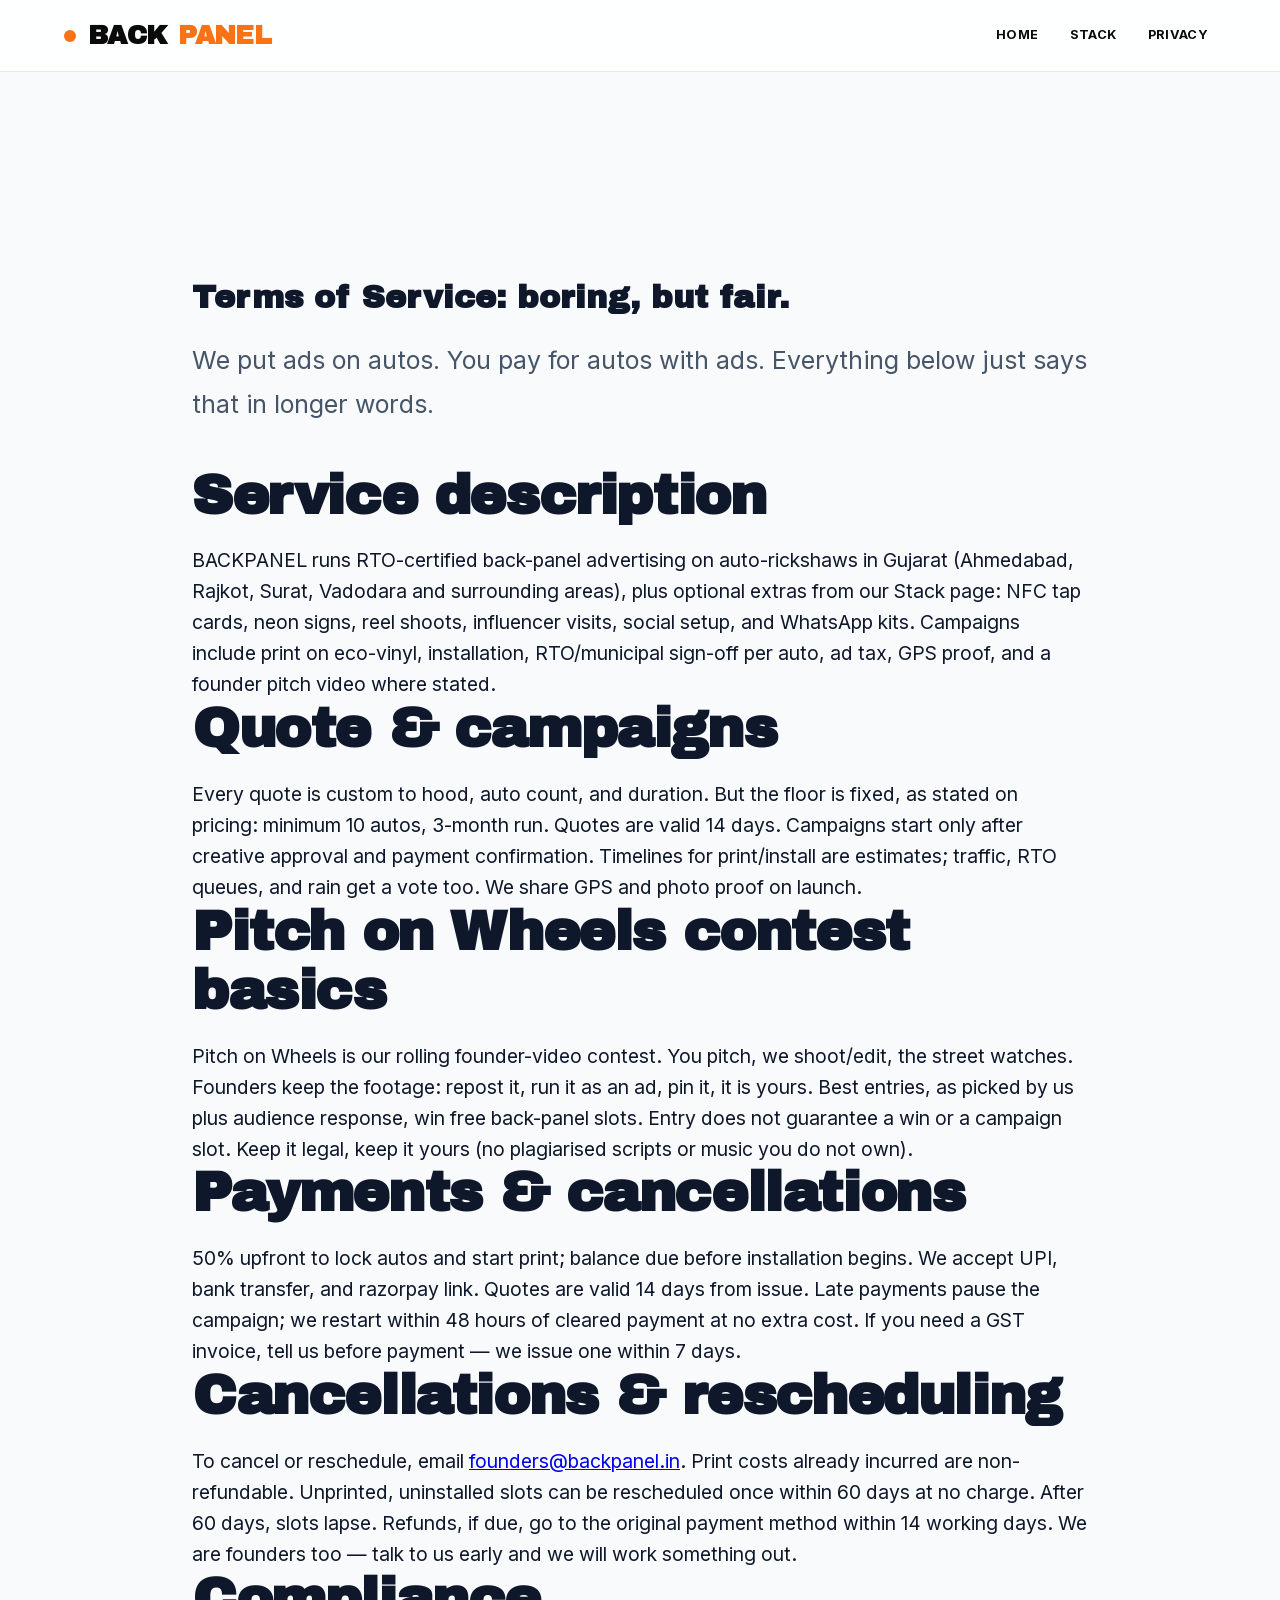
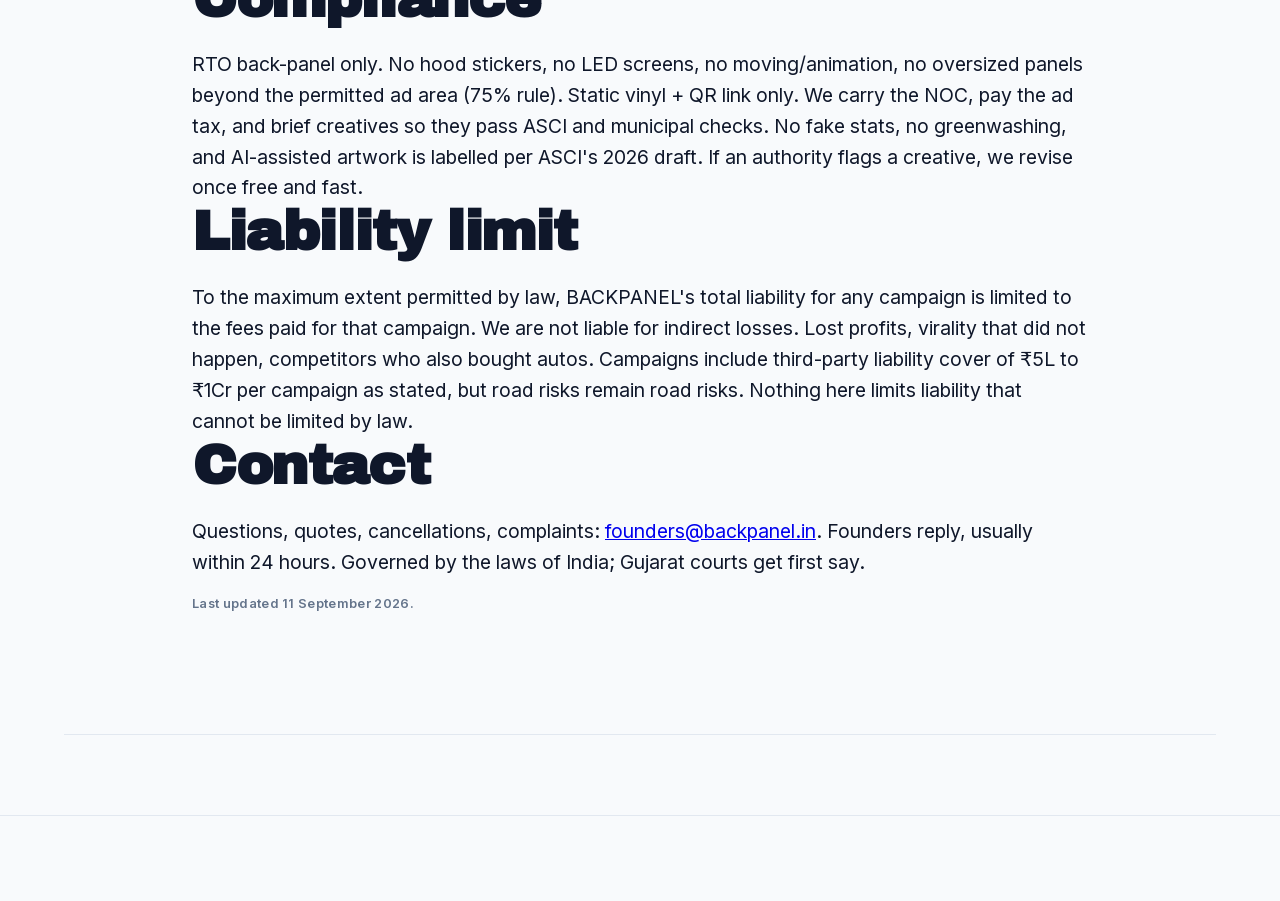
<file: terms.html>
<!DOCTYPE html>
<html lang="en" data-theme="light">
<head>
<meta charset="UTF-8" />
<meta name="viewport" content="width=device-width, initial-scale=1.0, maximum-scale=5.0, viewport-fit=cover" />
<title>Terms of Service: BACKPANEL Auto Ads Gujarat</title>
<meta name="description" content="BACKPANEL terms: RTO-certified back-panel auto ads in Gujarat. Min 10 autos, 3-month runs. Quotes, payments, cancellations and liability explained clearly." />
<meta name="robots" content="index, follow" />
<link rel="canonical" href="https://thebackpanel.github.io/terms.html" />
<link rel="icon" type="image/svg+xml" href="assets/favicon.svg" />
<link rel="apple-touch-icon" href="assets/apple-touch-icon.png" />
<link rel="manifest" href="site.webmanifest" />
<meta name="theme-color" content="#0A0A0A" />
<meta property="og:type" content="website" />
<meta property="og:url" content="https://thebackpanel.github.io/terms.html" />
<meta property="og:title" content="Terms of Service: BACKPANEL Auto Ads Gujarat" />
<meta property="og:description" content="RTO-certified back-panel auto ads in Gujarat. Min 10 autos, 3-month runs. Quotes, payments, cancellations and liability." />
<meta property="og:image" content="https://thebackpanel.github.io/assets/og-image.png" />
<meta name="twitter:card" content="summary_large_image" />
<meta name="twitter:title" content="Terms of Service: BACKPANEL Auto Ads Gujarat" />
<meta name="twitter:description" content="RTO-certified back-panel auto ads in Gujarat. Min 10 autos, 3-month runs. Quotes, payments, cancellations and liability." />
<meta name="twitter:image" content="https://thebackpanel.github.io/assets/og-image.png" />
<!-- Fonts: self-hosted subset woff2, preloaded (no third-party chain) -->
<link rel="preload" href="assets/fonts/archivo-black-latin.woff2" as="font" type="font/woff2" crossorigin />
<link rel="preload" href="assets/fonts/inter-var-latin.woff2" as="font" type="font/woff2" crossorigin />
<!-- Critical CSS: above-fold only (full styles deferred below) -->
<style>
@font-face{font-family:'Archivo Black';font-style:normal;font-weight:400;font-display:swap;src:url('assets/fonts/archivo-black-latin.woff2') format('woff2')}
@font-face{font-family:'Archivo Fallback';src:local('Arial Black'),local('Arial-BoldMT');size-adjust:100%;ascent-override:87.8%;descent-override:21%;line-gap-override:0%}
@font-face{font-family:'Inter';font-style:normal;font-weight:400 900;font-display:swap;src:url('assets/fonts/inter-var-latin.woff2') format('woff2')}
@font-face{font-family:'Inter Fallback';src:local('.SFNSText'),local('.SFNSDisplay'),local('Segoe UI'),local('Roboto'),local('Helvetica Neue'),local('Arial');size-adjust:105%;ascent-override:92%;descent-override:23%;line-gap-override:0%}
*,*::before,*::after{box-sizing:border-box;margin:0;padding:0}
html{overflow-x:hidden;scroll-behavior:smooth}
body{background:#0A0A0A;color:#F5F5F0;font-family:'Inter','Inter Fallback',system-ui,'Segoe UI',sans-serif;line-height:1.6;-webkit-font-smoothing:antialiased;overflow-x:hidden}
.skip-link{position:absolute;left:-999px;top:0;background:#0A0A0A;color:#FFD400;padding:.75rem 1rem;z-index:500;font-weight:700}
.site-nav{display:flex;justify-content:space-between;align-items:center;padding:0 clamp(1rem,5vw,4rem);min-height:72px;background:rgba(255,255,255,.94);position:sticky;top:0;z-index:200}
.site-logo{font-family:'Archivo Black','Archivo Fallback','Arial Black',sans-serif;text-decoration:none;color:#0A0A0A;display:flex;align-items:center;gap:.6rem}
.nav-links{display:flex;gap:.5rem 1rem;align-items:center;flex-wrap:wrap}
.nav-links a{font-weight:700;font-size:.75rem;color:#0A0A0A;text-decoration:none}
h1{font-family:'Archivo Black','Archivo Fallback','Arial Black',sans-serif;font-size:clamp(2rem,1.5rem + 3vw,3.5rem);line-height:1;margin:0 0 1rem}
main{padding:clamp(3rem,8vw,5rem) clamp(1rem,5vw,4rem);max-width:72ch;margin:0 auto}
</style>

<!-- Styles: deferred (non-blocking) with no-JS fallback -->
<link rel="stylesheet" href="src/styles/global.css" media="print" onload="this.media='all'" />
<link rel="stylesheet" href="src/styles/tokens.css" media="print" onload="this.media='all'" />
<link rel="stylesheet" href="src/styles/styles.css" media="print" onload="this.media='all'" />
<noscript>
<link rel="stylesheet" href="src/styles/global.css" />
<link rel="stylesheet" href="src/styles/tokens.css" />
<link rel="stylesheet" href="src/styles/styles.css" />
</noscript>
<script type="application/ld+json">
{
  "@context": "https://schema.org",
  "@type": "WebPage",
  "name": "Terms of Service: BACKPANEL Auto Ads Gujarat",
  "url": "https://thebackpanel.github.io/terms.html",
  "description": "Terms for BACKPANEL RTO-certified back-panel auto advertising: quotes, campaigns, payments, compliance and liability.",
  "isPartOf": { "@type": "WebSite", "name": "BACKPANEL", "url": "https://thebackpanel.github.io/" },
  "about": { "@type": "Organization", "name": "BACKPANEL", "url": "https://thebackpanel.github.io/", "email": "founders@backpanel.in", "address": { "@type": "PostalAddress", "addressLocality": "Gujarat", "addressCountry": "IN" } },
  "dateModified": "2026-09-11"
}
</script>
</head>
<body>
<a class="skip-link" href="#main-content">Skip to main content</a>
<header class="site-nav" role="banner">
  <a href="/" class="site-logo" aria-label="BACKPANEL home"><span class="dot" aria-hidden="true"></span>BACK<span style="color:var(--fg-brand)">PANEL</span></a>
  <nav class="nav-links" aria-label="Primary navigation">
    <a href="/">HOME</a>
    <a href="stack.html">STACK</a>
    <a href="privacy.html">PRIVACY</a>
  </nav>
</header>
<main id="main-content" role="main">
<section class="block" aria-labelledby="terms-heading">
<div class="wrap">
<h1 id="terms-heading">Terms of Service: boring, but fair.</h1>
<p class="section-sub">We put ads on autos. You pay for autos with ads. Everything below just says that in longer words.</p>
<h2 id="service">Service description</h2>
<p>BACKPANEL runs RTO-certified back-panel advertising on auto-rickshaws in Gujarat (Ahmedabad, Rajkot, Surat, Vadodara and surrounding areas), plus optional extras from our Stack page: NFC tap cards, neon signs, reel shoots, influencer visits, social setup, and WhatsApp kits. Campaigns include print on eco-vinyl, installation, RTO/municipal sign-off per auto, ad tax, GPS proof, and a founder pitch video where stated.</p>
<h2 id="quote-campaigns">Quote &amp; campaigns</h2>
<p>Every quote is custom to hood, auto count, and duration. But the floor is fixed, as stated on pricing: minimum 10 autos, 3-month run. Quotes are valid 14 days. Campaigns start only after creative approval and payment confirmation. Timelines for print/install are estimates; traffic, RTO queues, and rain get a vote too. We share GPS and photo proof on launch.</p>
<h2 id="pitch-on-wheels">Pitch on Wheels contest basics</h2>
<p>Pitch on Wheels is our rolling founder-video contest. You pitch, we shoot/edit, the street watches. Founders keep the footage: repost it, run it as an ad, pin it, it is yours. Best entries, as picked by us plus audience response, win free back-panel slots. Entry does not guarantee a win or a campaign slot. Keep it legal, keep it yours (no plagiarised scripts or music you do not own).</p>
<h2 id="payments">Payments &amp; cancellations</h2>
<p>50% upfront to lock autos and start print; balance due before installation begins. We accept UPI, bank transfer, and razorpay link. Quotes are valid 14 days from issue. Late payments pause the campaign; we restart within 48 hours of cleared payment at no extra cost. If you need a GST invoice, tell us before payment — we issue one within 7 days.</p>
<h2 id="cancellation">Cancellations &amp; rescheduling</h2>
<p>To cancel or reschedule, email <a href="mailto:founders@backpanel.in">founders@backpanel.in</a>. Print costs already incurred are non-refundable. Unprinted, uninstalled slots can be rescheduled once within 60 days at no charge. After 60 days, slots lapse. Refunds, if due, go to the original payment method within 14 working days. We are founders too — talk to us early and we will work something out.</p>
<h2 id="compliance">Compliance</h2>
<p>RTO back-panel only. No hood stickers, no LED screens, no moving/animation, no oversized panels beyond the permitted ad area (75% rule). Static vinyl + QR link only. We carry the NOC, pay the ad tax, and brief creatives so they pass ASCI and municipal checks. No fake stats, no greenwashing, and AI-assisted artwork is labelled per ASCI's 2026 draft. If an authority flags a creative, we revise once free and fast.</p>
<h2 id="liability">Liability limit</h2>
<p>To the maximum extent permitted by law, BACKPANEL's total liability for any campaign is limited to the fees paid for that campaign. We are not liable for indirect losses. Lost profits, virality that did not happen, competitors who also bought autos. Campaigns include third-party liability cover of ₹5L to ₹1Cr per campaign as stated, but road risks remain road risks. Nothing here limits liability that cannot be limited by law.</p>
<h2 id="contact">Contact</h2>
<p>Questions, quotes, cancellations, complaints: <a href="mailto:founders@backpanel.in">founders@backpanel.in</a>. Founders reply, usually within 24 hours. Governed by the laws of India; Gujarat courts get first say.</p>
<p class="fn">Last updated 11 September 2026.</p>
</div>
</section>
</main>
<footer class="site-footer" role="contentinfo">
  BACKPANEL · RTO-certified, back-panel only · <a href="/" style="color:var(--fg-brand);font-weight:700;text-decoration:underline">Home</a> · <a href="privacy.html" style="color:var(--fg-brand);font-weight:700;text-decoration:underline">Privacy</a> · <a href="stack.html" style="color:var(--fg-brand);font-weight:700;text-decoration:underline">Stack</a>
</footer>
<script src="bp-enhance.js" defer></script>
</body>
</html>
</file>
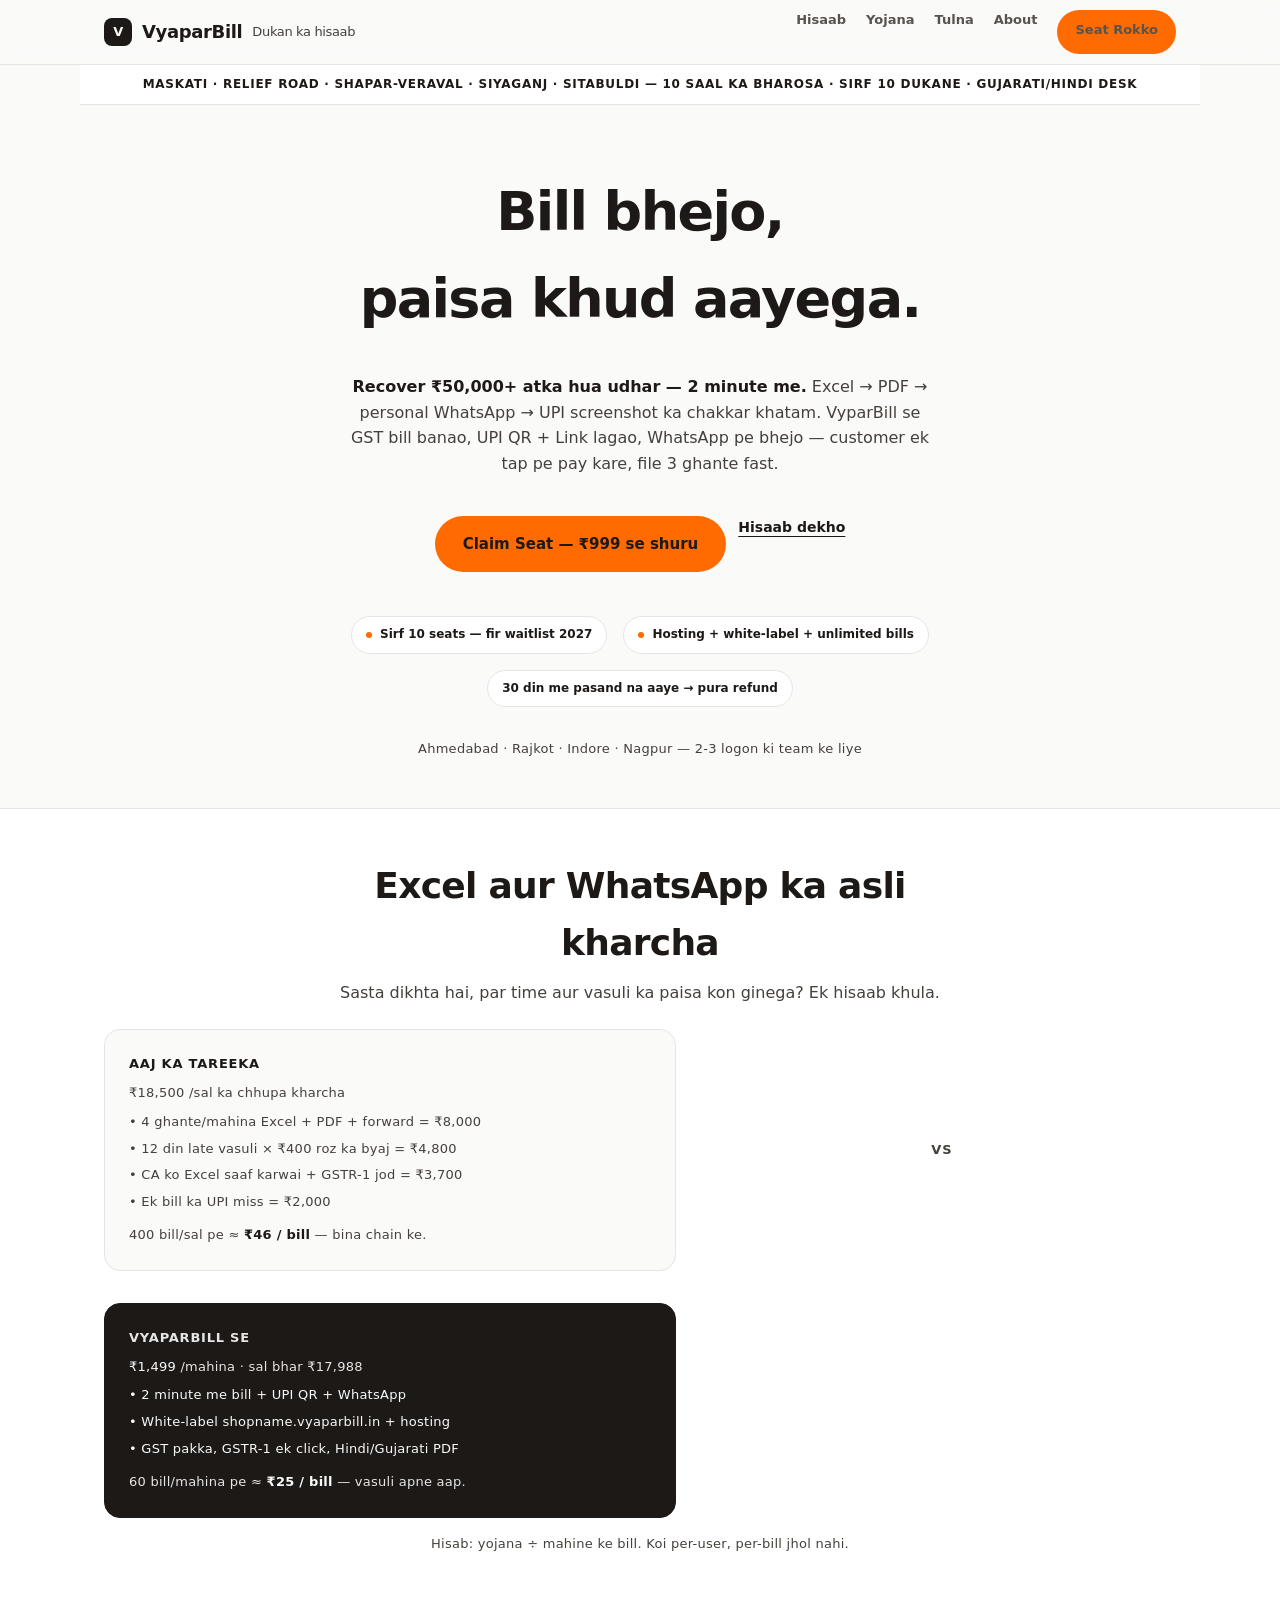
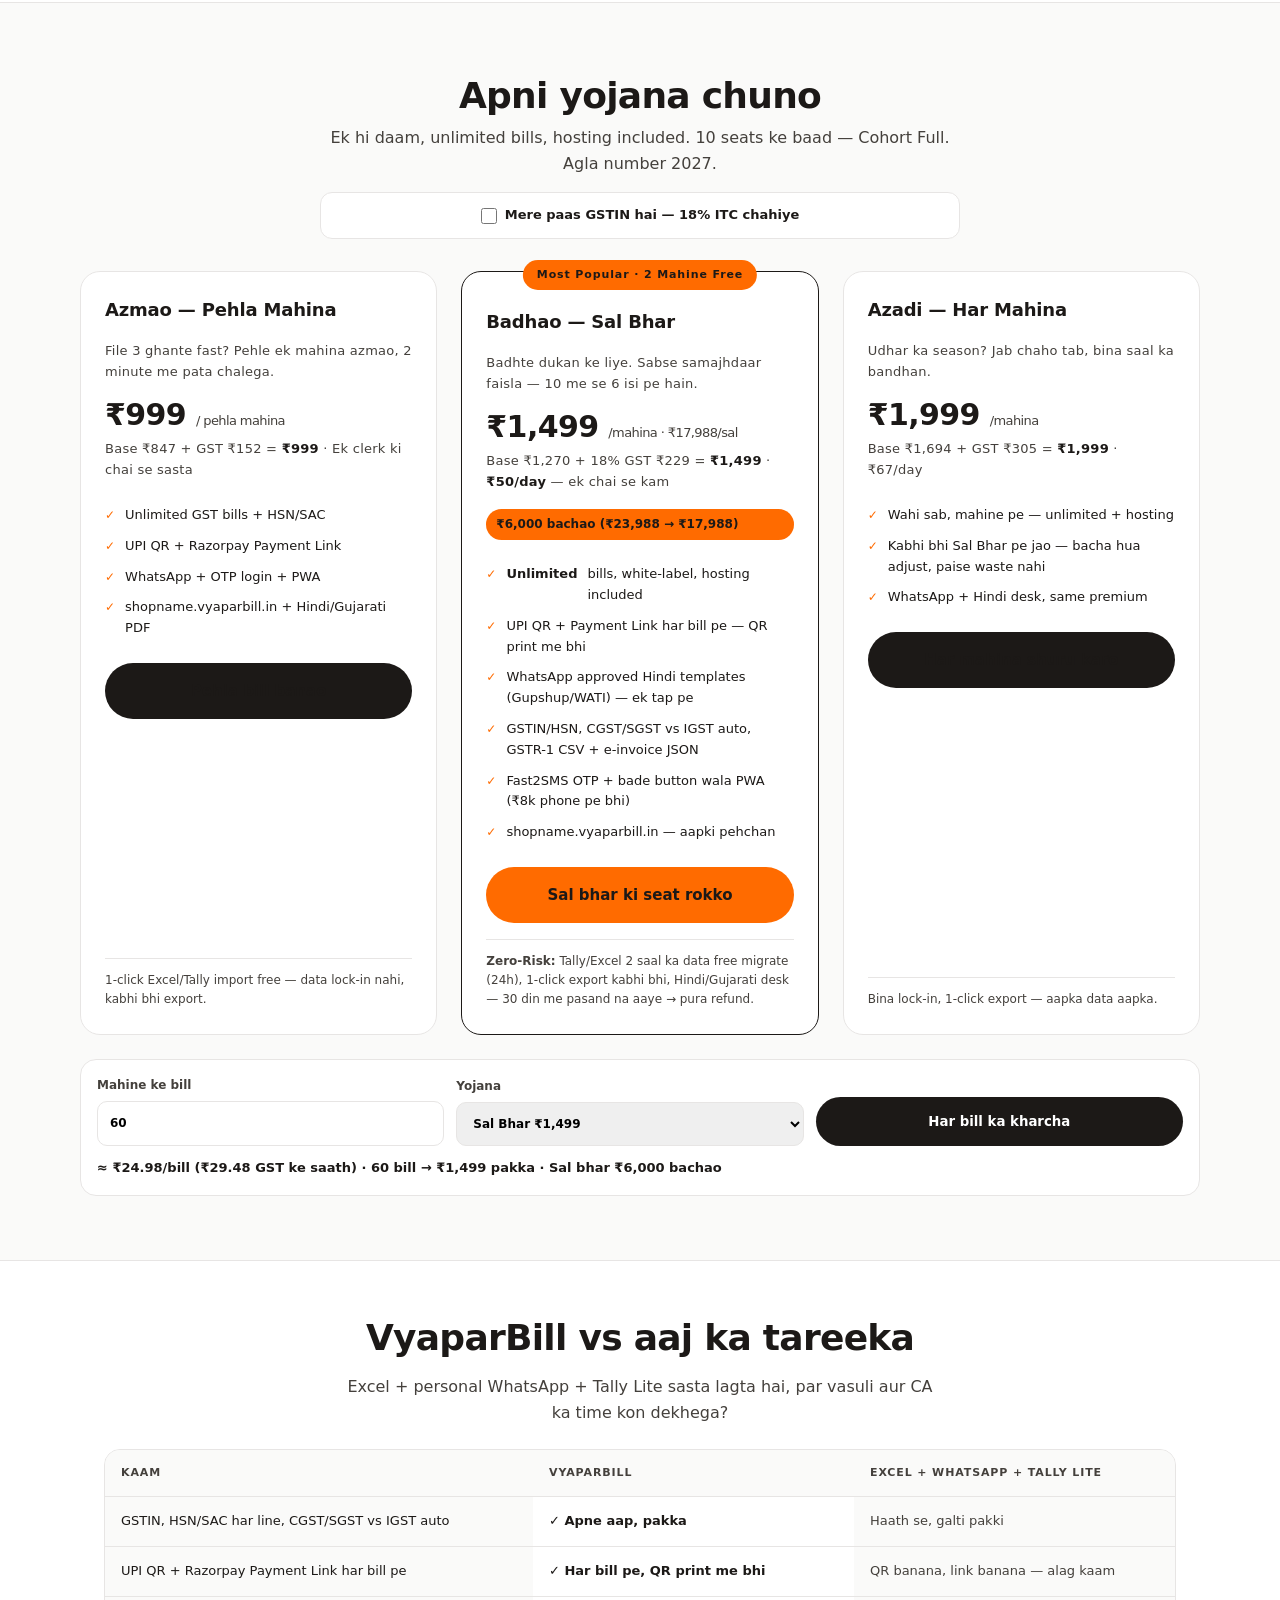
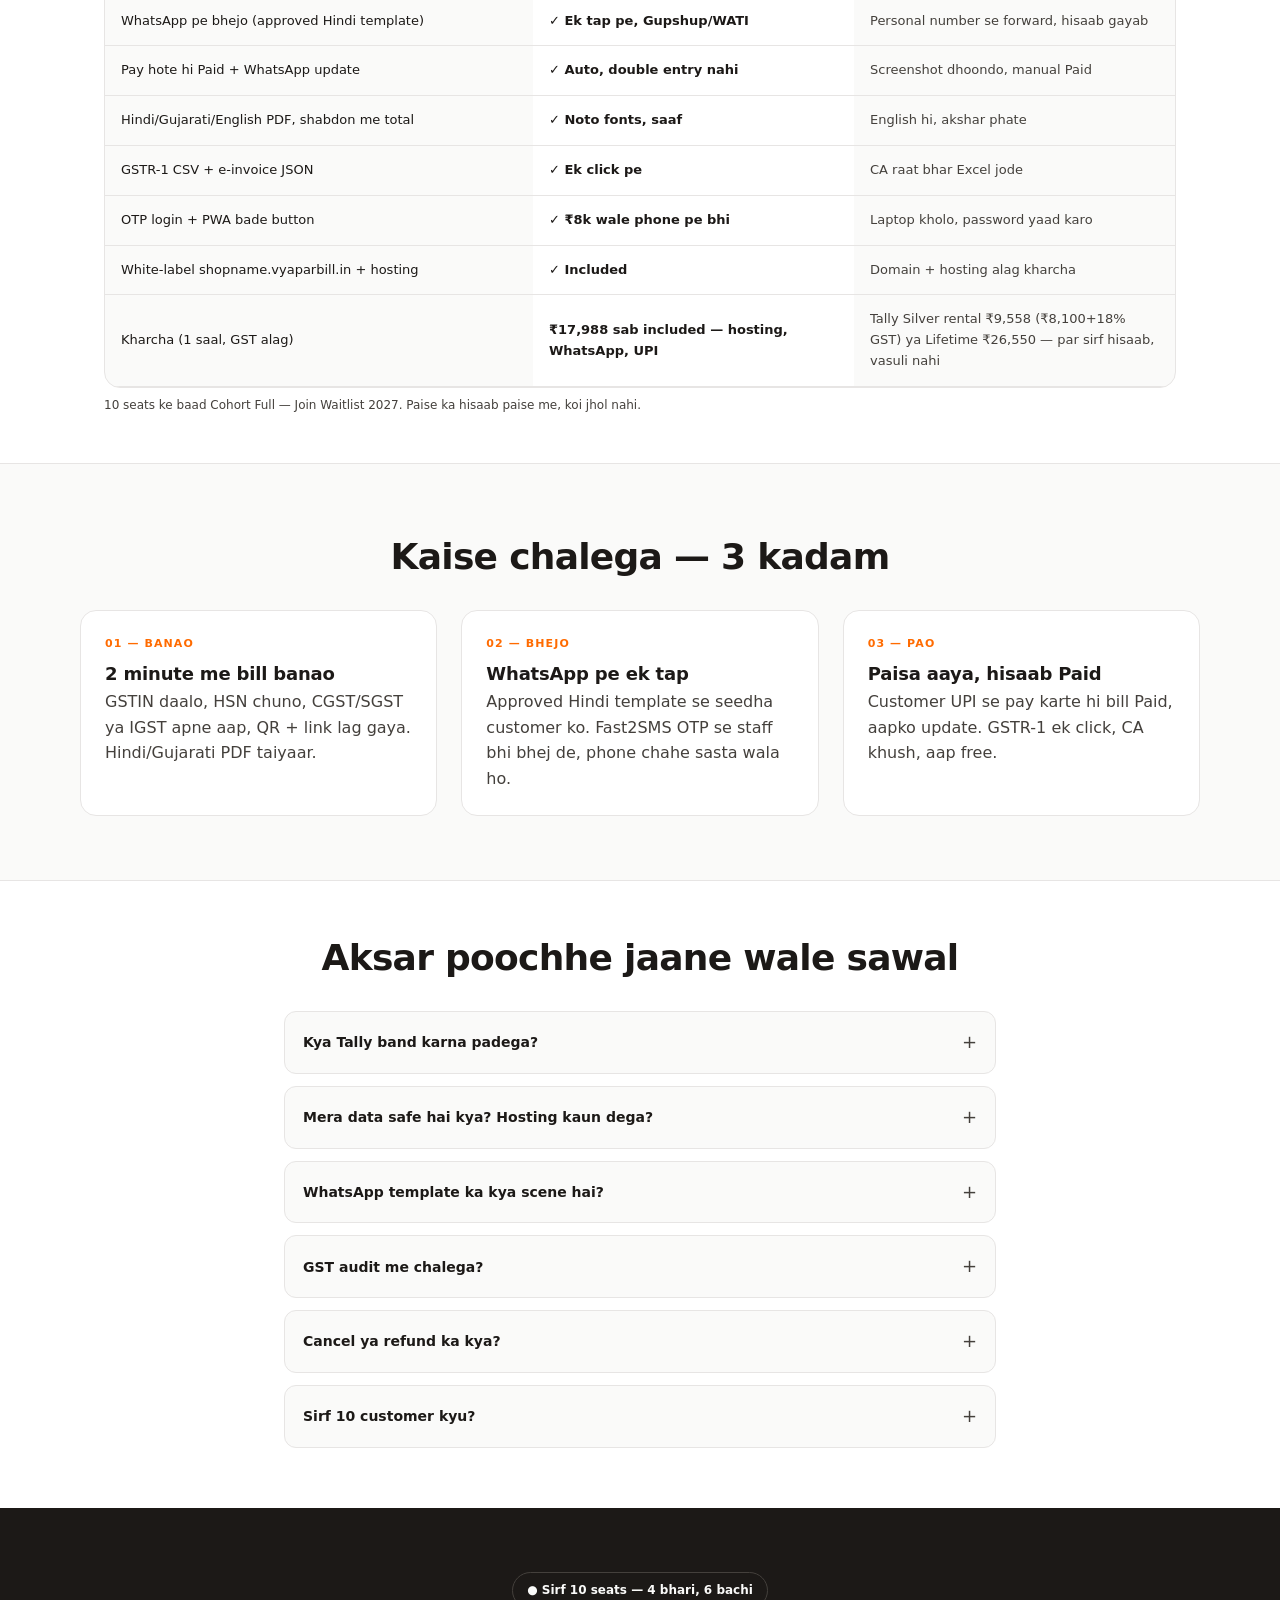
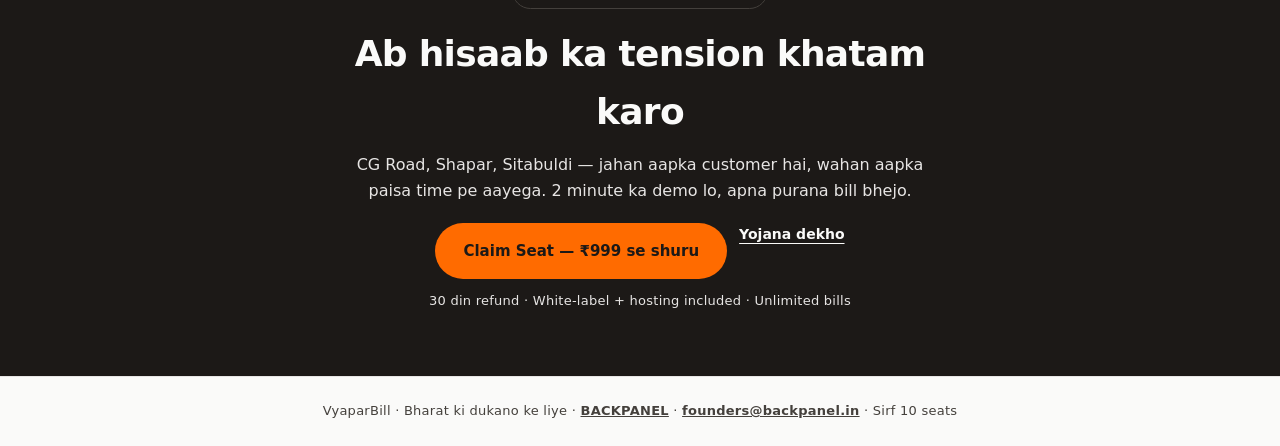
<file: vyaparbill-pricing.html>
<!DOCTYPE html>
<html lang="hi-Latn">
<head>
<meta charset="UTF-8" />
<meta name="viewport" content="width=device-width, initial-scale=1, viewport-fit=cover" />
<title>VyaparBill — GST Bill Jo Khud Vasuli Kare</title>
<meta name="description" content="VyaparBill — GST bill jo khud vasuli kare. UPI QR + WhatsApp pe 2 min bhejo, customer pay kare. Trial ₹999, sal ₹1,499/mo (₹17,988), mahina ₹1,999. Bas 10 dukane." />
<meta name="keywords" content="VyaparBill GST billing, UPI QR bill, WhatsApp bill, GSTR-1, bill vasuli, dukan billing" />
<meta name="robots" content="index, follow" />
<link rel="canonical" href="https://thebackpanel.github.io/vyaparbill-pricing.html" />
<link rel="icon" type="image/svg+xml" href="assets/favicon.svg" />
<link rel="manifest" href="site.webmanifest" />
<meta name="theme-color" content="#FAFAF9" />
<meta property="og:type" content="website" />
<meta property="og:title" content="VyaparBill — Bill Bhejo, Paisa Apne Aap Aayega" />
<meta property="og:description" content="2 minute mein GST bill banao, UPI QR lagao, WhatsApp pe bhejo. Customer ek tap pe pay kare, aapko turant pata chale. Trial ₹999 se shuru." />
<meta property="og:image" content="https://thebackpanel.github.io/assets/og-image.png" />
<meta property="og:image:width" content="1200" />
<meta property="og:image:height" content="630" />
<meta name="twitter:card" content="summary_large_image" />
<meta name="twitter:title" content="VyaparBill — Bill Bhejo, Paisa Apne Aap Aayega" />
<meta name="twitter:description" content="2 minute mein GST bill banao, UPI QR lagao, WhatsApp pe bhejo. Customer ek tap pe pay kare, aapko turant pata chale. Trial ₹999 se shuru." />
<meta name="twitter:image" content="https://thebackpanel.github.io/assets/og-image.png" />
<link rel="preload" href="assets/fonts/inter-var-latin.woff2" as="font" type="font/woff2" crossorigin />
<style>
/* Quiet Luxury 2026 — VyparBill Pricing */
:root{--bg:#FAFAF9;--ink:#1C1917;--muted:#44403C;--muted2:#57534E;--line:#E7E5E4;--accent:#FF6B00;--accent-ink:#1C1917;--radius:16px;--radius-lg:20px;--space-1:8px;--space-2:16px;--space-3:24px;--space-4:32px;--space-6:48px;--space-8:64px;--space-12:96px}
*{font-variant-ligatures:common-ligatures}
html{font-size:16px}
*{box-sizing:border-box;margin:0;padding:0}
html{scroll-behavior:smooth}
.skip-link{position:absolute;left:-999px;top:0;background:var(--ink);color:var(--bg);padding:10px 16px;z-index:100;border-radius:0 0 8px 0;font-weight:700}
.skip-link:focus{left:12px;top:12px}
body{background:var(--bg);color:var(--ink);font-family:'Inter',system-ui,-apple-system,'Noto Sans Devanagari','Noto Sans Gujarati',sans-serif;-webkit-font-smoothing:antialiased;line-height:1.6;text-rendering:optimizeLegibility;-moz-osx-font-smoothing:grayscale}
h1,h2,h3{line-height:1.15;overflow-wrap:break-word}
p,li,td{overflow-wrap:break-word}
button,a,input,select{font-family:inherit;min-height:44px;line-height:1.4}
a{color:inherit;text-decoration:none}
.wrap{max-width:1120px;margin:0 auto;padding:0 20px}
@media(min-width:768px){.wrap{padding:0 24px}}
/* Type: 4 sizes only — 13 / 16 / 18 / 36-54 */
.t-display{font-size:clamp(36px,6vw,54px);line-height:.95;letter-spacing:-.03em;font-weight:700}
.t-h2{font-size:clamp(26px,4vw,36px);line-height:1.05;letter-spacing:-.02em;font-weight:700}
.t-h3{font-size:18px;line-height:1.4;font-weight:700;letter-spacing:-.01em}
.t-body{font-size:16px;line-height:1.65;color:var(--muted)}
.t-small{font-size:13px;line-height:1.6;letter-spacing:.02em;color:var(--muted)}
/* Hindi/Gujarati baseline fix: higher line-height for Devanagari */
:lang(hi),:lang(gu){line-height:1.6}
/* Nav */
.site-nav{position:sticky;top:0;z-index:20;background:rgba(250,250,249,.85);backdrop-filter:blur(10px);border-bottom:1px solid var(--line)}
.site-nav .inner{display:flex;align-items:center;justify-content:space-between;min-height:64px;gap:16px}
.logo{font-weight:700;letter-spacing:-.02em;font-size:18px;display:flex;align-items:center;gap:10px}
.logo-mark{width:28px;height:28px;background:var(--ink);color:var(--bg);display:grid;place-items:center;border-radius:8px;font-size:13px;font-weight:700}
.nav-links{display:flex;gap:20px;align-items:center;font-size:13px;font-weight:600}
.nav-links a{color:var(--muted2);transition:color 150ms}
.nav-links a:hover{color:var(--ink)}
.nav-cta{background:var(--accent);color:var(--accent-ink);padding:10px 18px;border-radius:999px;font-weight:700;opacity:1 !important}
/* TrustStrip */
.trust-strip{border-bottom:1px solid var(--line);padding:10px 0;font-size:12px;font-weight:700;letter-spacing:.06em;text-transform:uppercase;color:var(--ink);background:#FFFFFF;display:flex;gap:24px;flex-wrap:wrap;justify-content:center}
/* Hero */
.hero{padding:var(--space-8) 0 var(--space-6)}
.hero-grid{display:grid;gap:var(--space-4);text-align:center;max-width:720px;margin:0 auto}
.hero h1 span{font-weight:300;color:var(--muted)}
.btn-primary{background:var(--accent);color:var(--accent-ink);padding:16px 28px;border-radius:999px;font-weight:700;font-size:15px;display:inline-flex;align-items:center;justify-content:center;min-height:52px;transition:transform 150ms, opacity 150ms}
.btn-primary:hover{transform:translateY(-1px);opacity:.92}
.btn-secondary{font-size:14px;font-weight:600;text-decoration:underline;text-underline-offset:4px}
.trust-under-cta{display:flex;gap:16px;justify-content:center;flex-wrap:wrap;margin-top:12px}
.trust-pill{border:1px solid var(--line);background:#fff;padding:8px 14px;border-radius:999px;font-size:12px;font-weight:600;display:flex;align-items:center;gap:8px}
.trust-pill i{width:6px;height:6px;background:var(--accent);border-radius:50%;display:inline-block}
/* Value Math */
.value-math{padding:var(--space-6) 0;border-top:1px solid var(--line);border-bottom:1px solid var(--line);background:#fff}
.math-grid{display:grid;gap:var(--space-4);grid-template-columns:1fr}
@media(min-width:900px){.math-grid{grid-template-columns:1.1fr .9fr;align-items:center}}
.math-card{border:1px solid var(--line);border-radius:var(--radius);padding:var(--space-3);background:var(--bg)}
.math-number{font-size:32px;font-weight:700;letter-spacing:-.02em}
.math-vs{display:flex;align-items:center;justify-content:center;font-weight:700;font-size:13px;letter-spacing:.08em;color:var(--muted);padding:8px}
/* Pricing */
.pricing{padding:var(--space-8) 0}
.pricing-grid{display:grid;gap:var(--space-3);grid-template-columns:1fr}
@media(min-width:900px){.pricing-grid{grid-template-columns:repeat(3,1fr)}}
.price-card{border:1px solid var(--line);border-radius:var(--radius-lg);padding:24px;background:#fff;display:flex;flex-direction:column;gap:16px;transition:border-color 150ms, transform 150ms}
.price-card:hover{transform:translateY(-2px)}
.price-card.popular{border-color:var(--ink);position:relative;padding-top:36px}
.badge-popular{position:absolute;top:-12px;left:50%;transform:translateX(-50%);background:var(--accent);color:var(--ink);font-size:11px;font-weight:700;letter-spacing:.08em;padding:6px 14px;border-radius:999px;white-space:nowrap}
.price{font-size:30px;font-weight:700;letter-spacing:-.02em;line-height:1.1}
.price small{font-size:13px;color:var(--muted);font-weight:500;line-height:1.4}
.save{font-size:12px;font-weight:700;color:var(--ink);background:var(--accent);padding:6px 10px;border-radius:999px;display:inline-block}
.feature-list{list-style:none;display:grid;gap:10px;margin:8px 0}
.feature-list li{font-size:13px;display:flex;gap:10px;align-items:flex-start;color:var(--ink)}
.feature-list li::before{content:"✓";font-size:12px;font-weight:700;color:var(--accent);margin-top:1px}
.risk{font-size:12px;color:var(--muted);border-top:1px solid var(--line);padding-top:12px;margin-top:auto}
/* Comparison */
.comparison{padding:var(--space-6) 0;background:#fff;border-top:1px solid var(--line);border-bottom:1px solid var(--line)}
.table-wrap{overflow:auto;-webkit-overflow-scrolling:touch;border:1px solid var(--line);border-radius:var(--radius);background:var(--bg)}
table{width:100%;border-collapse:collapse;font-size:13px;min-width:640px;table-layout:fixed}
th:first-child,td:first-child{width:40%}
th:nth-child(2),td:nth-child(2){width:30%}
th:last-child,td:last-child{width:30%}
th,td{padding:14px 16px;text-align:left;border-bottom:1px solid var(--line)}
th{font-size:11px;letter-spacing:.08em;text-transform:uppercase;color:var(--muted);background:var(--bg);font-weight:700}
td:nth-child(2){background:#fff;font-weight:600}
td:last-child{color:var(--muted)}
.caption{font-size:12px;color:var(--muted);margin-top:8px}
/* How */
.how{padding:var(--space-8) 0}
.steps{display:grid;gap:var(--space-3);grid-template-columns:1fr}
@media(min-width:800px){.steps{grid-template-columns:repeat(3,1fr)}}
.step{border:1px solid var(--line);border-radius:var(--radius);padding:24px;background:#fff}
.step-num{font-size:11px;letter-spacing:.1em;font-weight:700;color:var(--accent);margin-bottom:8px}
/* FAQ */
.faq{padding:var(--space-6) 0;background:#fff;border-top:1px solid var(--line)}
details{border:1px solid var(--line);border-radius:12px;padding:16px 18px;background:var(--bg);margin-bottom:12px}
summary{cursor:pointer;font-weight:600;font-size:14px;list-style:none;display:flex;justify-content:space-between;align-items:center}
summary::-webkit-details-marker{display:none}
summary::after{content:"+";font-weight:400;font-size:18px;color:var(--muted);transition:transform 150ms}
details[open] summary::after{content:"—"}
details p{margin-top:12px;font-size:13px;color:var(--muted);line-height:1.6}
/* Final CTA */
.final-cta{padding:var(--space-8) 0;text-align:center;background:var(--ink);color:var(--bg)}
.final-cta .t-h2{color:var(--bg)}
.final-cta .t-body{color:#E7E5E4}
.scarcity{border:1px solid #44403C;padding:8px 14px;border-radius:999px;display:inline-flex;gap:8px;font-size:12px;font-weight:700;margin-bottom:16px;background:#1C1917;color:#FAFAF9}
/* Sticky Mobile */
.sticky-cta{position:fixed;bottom:0;left:0;right:0;z-index:30;background:rgba(250,250,249,.96);backdrop-filter:blur(10px);border-top:1px solid var(--line);padding:12px 16px;display:flex;gap:12px}
.sticky-cta .btn-primary{flex:1}
.sticky-cta .btn-wa{padding:14px 18px;border-radius:999px;border:1px solid var(--line);background:#fff;font-weight:700;font-size:14px;display:inline-flex;align-items:center;gap:8px;white-space:nowrap}
@media(min-width:800px){.sticky-cta{display:none}}
body{padding-bottom:72px}
@media(min-width:800px){body{padding-bottom:0}}
/* motion */
.reveal{opacity:0;transform:translateY(6px);animation:fade 600ms forwards}
@keyframes fade{to{opacity:1;transform:none}}
@media(prefers-reduced-motion:reduce){*{animation:none !important;transition:none !important}}
/* Utility classes replacing inline styles */
.logo-tagline{font-weight:400;color:var(--muted);font-size:13px}
.hero-sub{max-width:580px;margin:0 auto}
.hero-sub b{color:var(--ink)}
.hero-cta-row{display:flex;gap:12px;justify-content:center;flex-wrap:wrap;margin-top:8px}
.section-heading-center{text-align:center;max-width:640px;margin:0 auto 8px}
.section-body-center{text-align:center;max-width:600px;margin:0 auto 24px}
.math-label{font-weight:700;letter-spacing:.06em;text-transform:uppercase;color:var(--ink)}
.math-amount{margin:8px 0}
.math-list{display:grid;gap:6px;list-style:none}
.math-note{margin-top:12px;color:var(--muted)}
.math-note b{color:var(--ink)}
.math-card-dark{background:var(--ink);color:var(--bg);border-color:var(--ink)}
.math-label-light{color:#E7E5E4;letter-spacing:.06em;text-transform:uppercase;font-weight:700}
.math-amount-light{color:var(--bg);margin:8px 0}
.math-amount-light .t-small{color:#E7E5E4}
.math-list-light{display:grid;gap:6px;list-style:none;color:#FAFAF9}
.math-note-light{margin-top:12px;color:#E7E5E4}
.math-note-light b{color:var(--bg)}
.pricing-header{text-align:center;max-width:640px;margin:0 auto var(--space-4)}
.itc-bar{margin-top:16px;border:1px solid var(--line);border-radius:12px;padding:12px 16px;background:#fff;display:flex;gap:12px;align-items:center;flex-wrap:wrap;justify-content:center}
.itc-label{display:flex;align-items:center;gap:8px;font-size:13px;font-weight:700;cursor:pointer}
.itc-input{display:none;flex:1 1 200px;padding:10px 12px;border:1px solid var(--line);border-radius:8px;font-size:13px;min-height:44px;text-transform:uppercase}
.itc-status{display:none}
.itc-hint{display:none;margin-top:8px;background:rgba(255,107,0,.08);padding:8px 12px;border-radius:8px}
.price-subtext{color:var(--muted);margin-top:-8px}
.price-subtext b{color:var(--ink)}
.btn-ink{background:var(--ink)}
.calc-row{margin-top:24px;display:flex;gap:12px;flex-wrap:wrap;align-items:end;border:1px solid var(--line);border-radius:16px;padding:16px;background:#fff}
.calc-field{flex:1 1 140px;display:flex;flex-direction:column;gap:6px;font-size:12px;font-weight:700;color:var(--muted)}
.calc-field input,.calc-field select{padding:12px;border:1px solid var(--line);border-radius:10px;font:inherit;min-height:44px}
.calc-btn{flex:1 1 160px;background:var(--ink);color:#fff;border:none;padding:14px 20px;border-radius:999px;font-weight:700;min-height:44px;cursor:pointer}
.calc-result{width:100%;font-weight:700;font-size:13px;color:var(--ink)}
.comparison-header{text-align:center}
.comparison-sub{text-align:center;max-width:600px;margin:8px auto 24px}
.how-header{text-align:center}
.how-steps{margin-top:24px}
.faq-wrap{max-width:760px}
.faq-header{text-align:center}
.faq-list{margin-top:24px}
.final-wrap{max-width:640px}
.final-body{margin:12px auto 20px}
.final-cta-row{display:flex;gap:12px;justify-content:center;flex-wrap:wrap}
.final-note{color:#E7E5E4;margin-top:12px}
.site-footer-custom{padding:24px 0;border-top:1px solid var(--line);text-align:center}
.sticky-btn-primary{padding:14px}
.math-footer-note{text-align:center;margin-top:16px}
.footer-link{font-weight:600;text-decoration:underline}
.btn-secondary-light{color:var(--bg)}
</style>

<script type="application/ld+json">
{
  "@context":"https://schema.org",
  "@type":"Product",
  "name":"VyaparBill",
  "brand":{"@type":"Brand","name":"VyaparBill"},
  "description":"GST bill, UPI QR + WhatsApp se 2 minute me bhejo. Customer ek tap pe pay kare, hisaab auto update.",
  "url":"https://vyaparbill.in",
  "image":"https://thebackpanel.github.io/assets/og-image.png",
  "offers":{
    "@type":"AggregateOffer",
    "priceCurrency":"INR",
    "lowPrice":"999",
    "highPrice":"1999",
    "offerCount":"3",
    "availability":"https://schema.org/LimitedAvailability",
    "seller":{"@type":"Organization","name":"VyaparBill"},
    "offers":[
      {"@type":"Offer","name":"Pehla Mahina","price":"999","priceCurrency":"INR","availability":"https://schema.org/LimitedAvailability","url":"https://vyaparbill.in#pricing"},
      {"@type":"Offer","name":"Sal Bhar","price":"1499","priceCurrency":"INR","availability":"https://schema.org/LimitedAvailability","url":"https://vyaparbill.in#pricing"},
      {"@type":"Offer","name":"Har Mahina","price":"1999","priceCurrency":"INR","availability":"https://schema.org/LimitedAvailability","url":"https://vyaparbill.in#pricing"}
    ]
  },
  "areaServed":{"@type":"Country","name":"India"},
  "dateModified":"2026-09-29"
}
</script>
<script type="application/ld+json">
{
  "@context":"https://schema.org",
  "@type":"FAQPage",
  "mainEntity":[
    {"@type":"Question","name":"Kya Tally band karna padega?","acceptedAnswer":{"@type":"Answer","text":"Bilkul nahi. Tally hisaab ke liye best hai, waise hi chalne do. VyaparBill sirf bill bhejne aur vasuli ke liye hai. GSTR-1 ek click pe niklega, CA seedha Tally me daal dega."}},
    {"@type":"Question","name":"Mera data safe hai kya?","acceptedAnswer":{"@type":"Answer","text":"Haan. Hosting included, daily backup, aapka data aapka hi. Shopname.vyaparbill.in aapka alag hissa. Kabhi bhi export kar sakte ho."}},
    {"@type":"Question","name":"WhatsApp template ka kya scene hai?","acceptedAnswer":{"@type":"Answer","text":"Gupshup/WATI ke approved Hindi/English template pehle se bane hain — bill bhejo, payment yaad dilao, paid ka thanks. Spam nahi, ek tap pe bhejo."}},
    {"@type":"Question","name":"GST audit me chalega?","acceptedAnswer":{"@type":"Answer","text":"Haan. GSTIN, HSN/SAC har line pe, CGST/SGST vs IGST apne aap, round-off, shabdon me total, Hindi/Gujarati/English PDF, GSTR-1 CSV + e-invoice JSON — CA khush."}},
    {"@type":"Question","name":"Cancel karna ho to?","acceptedAnswer":{"@type":"Answer","text":"Pehle 30 din me pasand na aaye to pura refund. Uske baad kabhi bhi cancel, koi sawal nahi. Sal wale ka bacha hua hisaab wapas."}}
  ]
}
</script>
</head>
<body>
<a class="skip-link" href="#main-content">Skip to main content</a>
<!-- Astro: SiteNav.astro -->
<header class="site-nav">
  <div class="wrap inner">
    <a href="/" class="logo" aria-label="VyaparBill"><span class="logo-mark">V</span> VyaparBill <span class="logo-tagline">Dukan ka hisaab</span></a>
    <nav class="nav-links" aria-label="Primary">
      <a href="#value-math">Hisaab</a>
      <a href="#pricing">Yojana</a>
      <a href="#comparison">Tulna</a>
      <a href="about.html">About</a>
      <a href="#final-cta" class="nav-cta">Seat Rokko</a>
    </nav>
  </div>
</header>

<!-- Astro: TrustStrip.astro -->
<div class="trust-strip wrap">Maskati · Relief Road · Shapar-Veraval · Siyaganj · Sitabuldi — 10 saal ka bharosa · Sirf 10 dukane · Gujarati/Hindi desk</div>

<main id="main-content">
<!-- Astro: Hero.astro | Visual: large bold, generous whitespace, accent only on CTA -->
<section id="hero" class="hero wrap reveal">
  <div class="hero-grid">
    <h1 class="t-display">Bill bhejo,<br>paisa khud aayega.</h1>
    <p class="t-body hero-sub"><b>Recover ₹50,000+ atka hua udhar — 2 minute me.</b> Excel → PDF → personal WhatsApp → UPI screenshot ka chakkar khatam. VyparBill se GST bill banao, UPI QR + Link lagao, WhatsApp pe bhejo — customer ek tap pe pay kare, file 3 ghante fast.</p>
    <div class="hero-cta-row">
      <a href="#pricing" class="btn-primary">Claim Seat — ₹999 se shuru</a>
      <a href="#value-math" class="btn-secondary">Hisaab dekho</a>
    </div>
    <div class="trust-under-cta">
      <span class="trust-pill"><i></i> Sirf 10 seats — fir waitlist 2027</span>
      <span class="trust-pill"><i></i> Hosting + white-label + unlimited bills</span>
      <span class="trust-pill">30 din me pasand na aaye → pura refund</span>
    </div>
    <p class="t-small">Ahmedabad · Rajkot · Indore · Nagpur — 2-3 logon ki team ke liye</p>
  </div>
</section>

<!-- Astro: ValueMath.astro | thebackpanel transparent math style -->
<section id="value-math" class="value-math">
  <div class="wrap">
    <h2 class="t-h2 section-heading-center">Excel aur WhatsApp ka asli kharcha</h2>
    <p class="t-body section-body-center">Sasta dikhta hai, par time aur vasuli ka paisa kon ginega? Ek hisaab khula.</p>
    <div class="math-grid">
      <div class="math-card">
        <div class="t-small math-label">Aaj ka tareeka</div>
        <div class="t-small math-amount">₹18,500 <span class="t-small">/sal ka chhupa kharcha</span></div>
        <ul class="t-small math-list">
          <li>• 4 ghante/mahina Excel + PDF + forward = ₹8,000</li>
          <li>• 12 din late vasuli × ₹400 roz ka byaj = ₹4,800</li>
          <li>• CA ko Excel saaf karwai + GSTR-1 jod = ₹3,700</li>
          <li>• Ek bill ka UPI miss = ₹2,000</li>
        </ul>
        <p class="t-small math-note">400 bill/sal pe ≈ <b>₹46 / bill</b> — bina chain ke.</p>
      </div>
      <div class="math-vs">VS</div>
      <div class="math-card math-card-dark">
        <div class="t-small math-label-light">VyaparBill se</div>
        <div class="t-small math-amount-light">₹1,499 <span class="t-small">/mahina · sal bhar ₹17,988</span></div>
        <ul class="t-small math-list-light">
          <li>• 2 minute me bill + UPI QR + WhatsApp</li>
          <li>• White-label shopname.vyaparbill.in + hosting</li>
          <li>• GST pakka, GSTR-1 ek click, Hindi/Gujarati PDF</li>
        </ul>
        <p class="t-small math-note-light">60 bill/mahina pe ≈ <b>₹25 / bill</b> — vasuli apne aap.</p>
      </div>
    </div>
    <p class="t-small math-footer-note">Hisab: yojana ÷ mahine ke bill. Koi per-user, per-bill jhol nahi.</p>
  </div>
</section>

<!-- Astro: Pricing.astro -->
<section id="pricing" class="pricing wrap reveal">
  <div class="pricing-header">
    <h2 class="t-h2">Apni yojana chuno</h2>
    <p class="t-body">Ek hi daam, unlimited bills, hosting included. 10 seats ke baad — Cohort Full. Agla number 2027.</p>
    <div class="itc-bar">
      <label class="itc-label"><input type="checkbox" id="itcToggle" style="width:16px;height:16px;min-height:16px" /> Mere paas GSTIN hai — 18% ITC chahiye</label>
      <input id="gstinInput" class="itc-input" placeholder="GSTIN 15-char (27AAPFU0939F1ZV)" maxlength="15" />
      <span id="gstinStatus" class="t-small itc-status"></span>
    </div>
    <div id="itcHint" class="t-small itc-hint"></div>
  </div>
  <div class="pricing-grid">
    <article class="price-card">
      <h3 class="t-h3">Azmao — Pehla Mahina</h3>
      <p class="t-small">File 3 ghante fast? Pehle ek mahina azmao, 2 minute me pata chalega.</p>
      <div class="price">₹999 <small>/ pehla mahina</small></div>
      <div class="t-small price-subtext">Base ₹847 + GST ₹152 = <b>₹999</b> · Ek clerk ki chai se sasta</div>
      <ul class="feature-list">
        <li>Unlimited GST bills + HSN/SAC</li>
        <li>UPI QR + Razorpay Payment Link</li>
        <li>WhatsApp + OTP login + PWA</li>
        <li>shopname.vyaparbill.in + Hindi/Gujarati PDF</li>
      </ul>
      <a href="#final-cta" class="btn-primary btn-ink">Pehla bill banao</a>
      <p class="risk">1-click Excel/Tally import free — data lock-in nahi, kabhi bhi export.</p>
    </article>
    <article class="price-card popular">
      <span class="badge-popular">Most Popular · 2 Mahine Free</span>
      <h3 class="t-h3">Badhao — Sal Bhar</h3>
      <p class="t-small">Badhte dukan ke liye. Sabse samajhdaar faisla — 10 me se 6 isi pe hain.</p>
      <div class="price">₹1,499 <small>/mahina · ₹17,988/sal</small></div>
      <div class="t-small price-subtext">Base ₹1,270 + 18% GST ₹229 = <b>₹1,499</b> · <b>₹50/day</b> — ek chai se kam</div>
      <span class="save">₹6,000 bachao (₹23,988 → ₹17,988)</span>
      <ul class="feature-list">
        <li><b>Unlimited</b> bills, white-label, hosting included</li>
        <li>UPI QR + Payment Link har bill pe — QR print me bhi</li>
        <li>WhatsApp approved Hindi templates (Gupshup/WATI) — ek tap pe</li>
        <li>GSTIN/HSN, CGST/SGST vs IGST auto, GSTR-1 CSV + e-invoice JSON</li>
        <li>Fast2SMS OTP + bade button wala PWA (₹8k phone pe bhi)</li>
        <li>shopname.vyaparbill.in — aapki pehchan</li>
      </ul>
      <a href="#final-cta" class="btn-primary">Sal bhar ki seat rokko</a>
      <p class="risk"><b>Zero-Risk:</b> Tally/Excel 2 saal ka data free migrate (24h), 1-click export kabhi bhi, Hindi/Gujarati desk — 30 din me pasand na aaye → pura refund.</p>
    </article>
    <article class="price-card">
      <h3 class="t-h3">Azadi — Har Mahina</h3>
      <p class="t-small">Udhar ka season? Jab chaho tab, bina saal ka bandhan.</p>
      <div class="price">₹1,999 <small>/mahina</small></div>
      <div class="t-small price-subtext">Base ₹1,694 + GST ₹305 = <b>₹1,999</b> · ₹67/day</div>
      <ul class="feature-list">
        <li>Wahi sab, mahine pe — unlimited + hosting</li>
        <li>Kabhi bhi Sal Bhar pe jao — bacha hua adjust, paise waste nahi</li>
        <li>WhatsApp + Hindi desk, same premium</li>
      </ul>
      <a href="#final-cta" class="btn-primary btn-ink">Har mahina shuru karo</a>
      <p class="risk">Bina lock-in, 1-click export — aapka data aapka.</p>
    </article>
  </div>
  <div class="calc-row">
    <label class="calc-field">Mahine ke bill<input id="bills" type="number" value="60" min="5" max="1000" /></label>
    <label class="calc-field">Yojana<select id="plan"><option value="999">Azmao ₹999</option><option value="1499" selected>Sal Bhar ₹1,499</option><option value="1999">Har Mahina ₹1,999</option></select></label>
    <button type="button" onclick="calcBill()" class="calc-btn">Har bill ka kharcha</button>
    <div id="billOut" class="calc-result"></div>
  </div>
</section>

<!-- Astro: Comparison.astro -->
<section id="comparison" class="comparison">
  <div class="wrap">
    <h2 class="t-h2 comparison-header">VyaparBill vs aaj ka tareeka</h2>
    <p class="t-body comparison-sub">Excel + personal WhatsApp + Tally Lite sasta lagta hai, par vasuli aur CA ka time kon dekhega?</p>
    <div class="table-wrap">
      <table>
        <thead><tr><th>Kaam</th><th>VyaparBill</th><th>Excel + WhatsApp + Tally Lite</th></tr></thead>
        <tbody>
          <tr><td>GSTIN, HSN/SAC har line, CGST/SGST vs IGST auto</td><td>✓ Apne aap, pakka</td><td>Haath se, galti pakki</td></tr>
          <tr><td>UPI QR + Razorpay Payment Link har bill pe</td><td>✓ Har bill pe, QR print me bhi</td><td>QR banana, link banana — alag kaam</td></tr>
          <tr><td>WhatsApp pe bhejo (approved Hindi template)</td><td>✓ Ek tap pe, Gupshup/WATI</td><td>Personal number se forward, hisaab gayab</td></tr>
          <tr><td>Pay hote hi Paid + WhatsApp update</td><td>✓ Auto, double entry nahi</td><td>Screenshot dhoondo, manual Paid</td></tr>
          <tr><td>Hindi/Gujarati/English PDF, shabdon me total</td><td>✓ Noto fonts, saaf</td><td>English hi, akshar phate</td></tr>
          <tr><td>GSTR-1 CSV + e-invoice JSON</td><td>✓ Ek click pe</td><td>CA raat bhar Excel jode</td></tr>
          <tr><td>OTP login + PWA bade button</td><td>✓ ₹8k wale phone pe bhi</td><td>Laptop kholo, password yaad karo</td></tr>
          <tr><td>White-label shopname.vyaparbill.in + hosting</td><td>✓ Included</td><td>Domain + hosting alag kharcha</td></tr>
          <tr><td>Kharcha (1 saal, GST alag)</td><td><b>₹17,988</b> sab included — hosting, WhatsApp, UPI</td><td>Tally Silver rental ₹9,558 (₹8,100+18% GST) ya Lifetime ₹26,550 — par sirf hisaab, vasuli nahi</td></tr>
        </tbody>
      </table>
    </div>
    <p class="caption">10 seats ke baad Cohort Full — Join Waitlist 2027. Paise ka hisaab paise me, koi jhol nahi.</p>
  </div>
</section>

<!-- Astro: HowItWorks.astro -->
<section id="how" class="how wrap">
  <h2 class="t-h2 how-header">Kaise chalega — 3 kadam</h2>
  <div class="steps how-steps">
    <div class="step"><div class="step-num">01 — BANAO</div><h3 class="t-h3">2 minute me bill banao</h3><p class="t-body">GSTIN daalo, HSN chuno, CGST/SGST ya IGST apne aap, QR + link lag gaya. Hindi/Gujarati PDF taiyaar.</p></div>
    <div class="step"><div class="step-num">02 — BHEJO</div><h3 class="t-h3">WhatsApp pe ek tap</h3><p class="t-body">Approved Hindi template se seedha customer ko. Fast2SMS OTP se staff bhi bhej de, phone chahe sasta wala ho.</p></div>
    <div class="step"><div class="step-num">03 — PAO</div><h3 class="t-h3">Paisa aaya, hisaab Paid</h3><p class="t-body">Customer UPI se pay karte hi bill Paid, aapko update. GSTR-1 ek click, CA khush, aap free.</p></div>
  </div>
</section>

<!-- Astro: FAQ.astro | placed directly under pricing per spec -->
<section id="faq" class="faq">
  <div class="wrap faq-wrap">
    <h2 class="t-h2 faq-header">Aksar poochhe jaane wale sawal</h2>
    <div class="faq-list">
      <details><summary>Kya Tally band karna padega?</summary><p>Nahi. Tally hisaab ke liye waise hi chalao. VyaparBill sirf bhejne aur vasuli ke liye hai — GSTR-1 CSV ek click pe nikal ke Tally me daal do.</p></details>
      <details><summary>Mera data safe hai kya? Hosting kaun dega?</summary><p>Hosting included hai, shopname.vyaparbill.in aapka alag hissa, roz backup. Data aapka hai, jab chaho export kar lo.</p></details>
      <details><summary>WhatsApp template ka kya scene hai?</summary><p>Gupshup/WATI ke approved Hindi/English template pehle se bane — bill bhejo, yaad dilao, paid ka thanks. Ek tap pe bhejo, spam nahi.</p></details>
      <details><summary>GST audit me chalega?</summary><p>Bilkul. GSTIN, HSN/SAC har line, CGST/SGST vs IGST auto, round-off, shabdon me total, Hindi/Gujarati/English PDF, GSTR-1 CSV + e-invoice JSON — sab pakka.</p></details>
      <details><summary>Cancel ya refund ka kya?</summary><p>Pehle 30 din me pasand na aaye to pura refund, koi sawal nahi. Uske baad kabhi bhi cancel.</p></details>
      <details><summary>Sirf 10 customer kyu?</summary><p>Closed cohort hai — 10 dukano ko hi dil se service de paayenge. 10 ke baad Cohort Full — Join Waitlist 2027. Jaldi wale ko seat milti hai.</p></details>
    </div>
  </div>
</section>

<!-- Astro: FinalCTA.astro -->
<section id="final-cta" class="final-cta">
  <div class="wrap final-wrap">
    <div class="scarcity">● Sirf 10 seats — 4 bhari, 6 bachi</div>
    <h2 class="t-h2">Ab hisaab ka tension khatam karo</h2>
    <p class="t-body final-body">CG Road, Shapar, Sitabuldi — jahan aapka customer hai, wahan aapka paisa time pe aayega. 2 minute ka demo lo, apna purana bill bhejo.</p>
    <div class="final-cta-row">
      <a href="#pricing" class="btn-primary">Claim Seat — ₹999 se shuru</a>
      <a href="#pricing" class="btn-secondary btn-secondary-light">Yojana dekho</a>
    </div>
    <p class="t-small final-note">30 din refund · White-label + hosting included · Unlimited bills</p>
  </div>
</section>
</main>

<footer class="site-footer-custom t-small">
   VyaparBill · Bharat ki dukano ke liye · <a href="/" class="footer-link">BACKPANEL</a> · <a href="mailto:founders@backpanel.in" class="footer-link">founders@backpanel.in</a> · Sirf 10 seats
</footer>

<!-- Sticky Mobile CTA spec: Claim Seat + WhatsApp, thumb-friendly 52px, safe-area -->
<div class="sticky-cta" role="complementary" aria-label="Quick action">
  <a href="#final-cta" class="btn-primary sticky-btn-primary">Claim Seat</a>
  <a href="#pricing" class="btn-wa" aria-label="View plans">Yojana dekho</a>
</div>

<script>
function isValidGSTIN(g){
  if(!/^[0-9]{2}[A-Z]{5}[0-9]{4}[A-Z][1-9A-Z]Z[0-9A-Z]$/.test(g)) return false;
  const chars="0123456789ABCDEFGHIJKLMNOPQRSTUVWXYZ";
  let sum=0;
  for(let i=0;i<14;i++){const c=chars.indexOf(g[i]);let p=(i%2===0)?c:c*2;sum+=Math.floor(p/36)+(p%36)}
  const chk=(36-(sum%36))%36;
  return chars[chk]===g[14];
}
function calcBill(){
  const bills=parseInt(document.getElementById('bills').value,10)||0;
  const plan=parseInt(document.getElementById('plan').value,10)||1499;
  const out=document.getElementById('billOut');
  const itc=document.getElementById('itcToggle')?.checked;
  const gstin=(document.getElementById('gstinInput')?.value||"").toUpperCase().trim();
  if(!bills||!plan){out.textContent='';return}
  const per=plan/bills, perGST=per*1.18;
  const save=plan===1499? ' · Sal bhar ₹6,000 bachao' : '';
  let extra=itc&&gstin&&isValidGSTIN(gstin)?' · Net ₹'+per.toFixed(2)+'/bill ITC ke baad':itc&&gstin?' · GSTIN galat':itc?' · GSTIN daalo':'';
  out.textContent='≈ ₹'+per.toFixed(2)+'/bill (₹'+perGST.toFixed(2)+' GST ke saath) · '+bills+' bill → ₹'+plan.toLocaleString('en-IN')+' pakka'+save+extra;
}
function updateITC(){
  const on=document.getElementById('itcToggle').checked;
  const inp=document.getElementById('gstinInput');
  const st=document.getElementById('gstinStatus');
  const hint=document.getElementById('itcHint');
  inp.style.display=on?'block':'none'; st.style.display=on?'inline':'none'; hint.style.display=on?'block':'none';
  if(!on){hint.textContent=''; st.textContent=''; calcBill(); return}
  const v=inp.value.toUpperCase().trim();
  if(!v){st.textContent='15-char GSTIN likho'; st.style.color='var(--muted)'; hint.textContent='CA ke liye: ₹1,499 + ₹229 GST = ₹1,728 gross — ₹229 ITC wapas, net ₹1,499'; }
  else if(!isValidGSTIN(v)){st.textContent='✗ Galat GSTIN (Luhn mod-36)'; st.style.color='#B91C1C'; hint.textContent='Sahi example: 27AAPFU0939F1ZV — 15-char, Z se pehle wala checksum';}
  else{st.textContent='✓ Valid GSTIN — ITC milega'; st.style.color='#15803D'; const plan=parseInt(document.getElementById('plan').value,10)||1499; const gst=Math.round(plan*0.18); const gross=plan+gst; hint.textContent='CA ITC: ₹'+plan+' + 18% GST ₹'+gst+' = ₹'+gross+' gross — ₹'+gst+' ITC claim, net ₹'+plan;}
  calcBill();
}
calcBill();
document.getElementById('bills')?.addEventListener('input',calcBill);
document.getElementById('plan')?.addEventListener('change',()=>{calcBill(); updateITC();});
document.getElementById('itcToggle')?.addEventListener('change',updateITC);
document.getElementById('gstinInput')?.addEventListener('input',updateITC);
</script>
</body>
</html>
</file>
<file: src/styles/global.css>
/* ============================================================
   APEX ANTI-CUTOFF BASE RESET — BACKPANEL v2
   ZERO TOLERANCE: No horizontal scroll, no text cutoff,
   no broken borders, no clipping at any zoom level.
   ============================================================ */

/* ── 1. UNIVERSAL BOX MODEL LOCK ─────────────────────────── */
*,
*::before,
*::after {
  box-sizing: border-box;
  margin: 0;
  padding: 0;
}

/* ── 2. VIEWPORT LOCK — NO HORIZONTAL SCROLL EVER ────────── */
html {
  overflow-x: hidden;
  width: 100%;
  -webkit-text-size-adjust: 100%;
  -moz-text-size-adjust: 100%;
  text-size-adjust: 100%;
  scroll-behavior: smooth;
  scroll-padding-top: calc(var(--nav-height, 72px) + 12px);
}

body {
  width: 100%;
  min-height: 100dvh;
  overflow-x: hidden;
  margin: 0;
  padding: 0;
  background: var(--bg-primary, #fafafa);
  color: var(--fg-primary, #0f172a);
  font-family: var(--font-sans, 'Inter', 'Segoe UI', system-ui, -apple-system, sans-serif);
  font-size: var(--text-base, clamp(1rem, 0.93rem + 0.35vw, 1.25rem));
  line-height: 1.6;
  -webkit-font-smoothing: antialiased;
  -moz-osx-font-smoothing: grayscale;
  transition: background-color var(--duration-slow, 300ms) var(--ease-default, cubic-bezier(0.4, 0, 0.2, 1)),
              color var(--duration-slow, 300ms) var(--ease-default, cubic-bezier(0.4, 0, 0.2, 1));
}

/* ── 3. TEXT CUTOFF BIBLE — BREAK EVERY UNBREAKABLE STRING ─ */
p, h1, h2, h3, h4, h5, h6, li, span, a, button, label,
.card p, .card h3, .facts li, .trust, .section-sub,
.hero h1, .hero .sub, .proof-item .desc,
.site-logo, .nav-links a, .ticker span {
  overflow-wrap: break-word;
  word-wrap: break-word;
  word-break: break-word;
  hyphens: auto;
  max-width: 100%;
  line-height: 1.6;
}

/* Headings: normal word-break, let CSS clamp handle sizing */
h1, h2, h3, h4, h5, h6 {
  overflow-wrap: break-word;
  word-wrap: break-word;
  word-break: normal;
  hyphens: none;
}

/* Numbers, prices, code, long URLs: aggressive break */
code, pre, .proof-item .big, .hero-stat .num, .price .amt,
.reach, .trust b, .card .num {
  word-break: break-all;
  overflow-wrap: anywhere;
}

/* ── 4. MEDIA NEVER BUSTS BOUNDS ─────────────────────────── */
img, picture, video, canvas, svg, iframe {
  display: block;
  max-width: 100%;
  height: auto;
  object-fit: contain;
}

/* ── 5. CONTAINER SAFETY RAILS ───────────────────────────── */
.container, .wrap, .block, main, article, aside, section,
.site-nav, .trust-bar, .hero, .floating-cta, .site-footer,
.calc, .lead-form, .pitch-form, .proof-strip {
  width: 100%;
  max-width: 100%;
  padding-left: clamp(1rem, 5vw, 4rem);
  padding-right: clamp(1rem, 5vw, 4rem);
  margin-left: auto;
  margin-right: auto;
  overflow: hidden;
}

/* ── 6. BORDER & BOX VISUAL INTEGRITY ────────────────────── */
* {
  border-color: var(--border-color, #e2e8f0);
  border-style: solid;
  border-width: 0;
}

button, input, textarea, select {
  font: inherit;
  max-width: 100%;
  box-sizing: border-box;
}

/* ── 7. SAFE AREA INSETS (notched phones) ────────────────── */
body {
  padding-top: env(safe-area-inset-top, 0);
  padding-bottom: env(safe-area-inset-bottom, 0);
  padding-left: env(safe-area-inset-left, 0);
  padding-right: env(safe-area-inset-right, 0);
}

/* ── 8. ACCESSIBILITY BASE ───────────────────────────────── */
.skip-link {
  position: absolute;
  left: -999px;
  top: 0;
  background: var(--interactive-primary, #ff4d00);
  color: var(--fg-inverse, #fff);
  padding: var(--space-3, 0.75rem) var(--space-4, 1rem);
  z-index: var(--z-toast, 500);
  border-radius: 0 0 var(--radius-md, 0.5rem) 0;
  font-weight: 700;
  text-decoration: none;
  overflow-wrap: break-word;
  word-break: break-word;
}
.skip-link:focus {
  left: var(--space-3, 0.75rem);
  top: var(--space-3, 0.75rem);
  outline: 3px solid var(--border-focus, #2563eb);
  outline-offset: 3px;
}

:focus-visible {
  outline: 3px solid var(--border-focus, #2563eb);
  outline-offset: 3px;
  border-radius: var(--radius-sm, 0.375rem);
}

.sr-only {
  position: absolute;
  width: 1px;
  height: 1px;
  padding: 0;
  margin: -1px;
  overflow: hidden;
  clip: rect(0, 0, 0, 0);
  white-space: nowrap;
  border-width: 0;
}

/* ── 9. THEME TRANSITION CROSSFADE ───────────────────────── */
body,
.site-nav,
.site-footer,
.floating-cta,
.hero,
.block {
  transition: background-color 0.4s ease,
              color 0.4s ease,
              border-color 0.4s ease;
}

/* ── 10. REDUCED MOTION ──────────────────────────────────── */
@media (prefers-reduced-motion: reduce) {
  *, *::before, *::after {
    animation-duration: 0.01ms !important;
    animation-iteration-count: 1 !important;
    transition-duration: 0.01ms !important;
    scroll-behavior: auto !important;
  }
}

/* ── 11. SKELETON LOADERS (never overflow parent) ────────── */
.skeleton {
  background: linear-gradient(90deg,
    var(--border-default, #e2e8f0) 25%,
    var(--bg-tertiary, #f1f5f9) 50%,
    var(--border-default, #e2e8f0) 75%);
  background-size: 200% 100%;
  animation: skeleton-shimmer 1.5s ease-in-out infinite;
  border-radius: var(--radius-md, 0.5rem);
  overflow: hidden;
  max-width: 100%;
}
@keyframes skeleton-shimmer {
  0% { background-position: 200% 0; }
  100% { background-position: -200% 0; }
}
.skeleton-text { height: 1em; width: 100%; }
.skeleton-heading { height: 2em; width: 60%; }
.skeleton-circle { border-radius: 9999px; }

/* ── 12. FLUID TYPOGRAPHY ────────────────────────────────── */
h1 { font-size: clamp(2rem, 1vw + 0.5rem, 4.5rem); }
h2 { font-size: clamp(1.75rem, 1vw + 0.5rem, 3.5rem); }
h3 { font-size: clamp(1.25rem, 0.5vw + 0.5rem, 1.75rem); }
h4 { font-size: clamp(1.1rem, 0.5vw + 0.5rem, 1.5rem); }

/* ── 13. FLUID SPACING ───────────────────────────────────── */
.fluid-py { padding-top: clamp(0.5rem, 1vw, 2rem); padding-bottom: clamp(0.5rem, 1vw, 2rem); }
.fluid-px { padding-left: clamp(0.5rem, 1vw, 2rem); padding-right: clamp(0.5rem, 1vw, 2rem); }
.fluid-mt { margin-top: clamp(0.5rem, 1vw, 2rem); }
.fluid-mb { margin-bottom: clamp(0.5rem, 1vw, 2rem); }

/* ── 14. MODAL ANTI-CUTOFF (for future modals) ───────────── */
.modal {
  max-height: 90dvh;
  overflow-y: auto;
  max-width: 95vw;
  width: min(600px, 95vw);
  padding: clamp(1rem, 3vw, 2rem);
  overflow-wrap: break-word;
  word-break: break-word;
}

/* ── 15. SELF-HOSTED FONTS ───────────────────────────────────
   Two families, subset latin woff2, same-origin (no Google chain).
   Metric-matched fallbacks (measured with fonttools):
   - Archivo Black (upm 1000, asc 878/desc 210, meanAdv .687em)
     vs Arial Black (meanAdv .6873em) → size-adjust 100%,
     ascent-override 87.8%, descent-override 21%.
   - Inter variable wght 400-900, instanced (upm 2048, meanAdv .6064em)
     vs system stack (~.579em) → size-adjust 105%,
     ascent-override 92%, descent-override 23%.
   (Same faces are inlined in each page's critical CSS; this copy
   covers any context without the inline block.) */
@font-face {
  font-family: 'Archivo Black';
  font-style: normal;
  font-weight: 400;
  font-display: swap;
  src: url('../../assets/fonts/archivo-black-latin.woff2') format('woff2');
  unicode-range: U+0000-00FF, U+0131, U+0152-0153, U+02BB-02BC, U+02C6, U+02DA, U+02DC, U+0304, U+0308, U+0329, U+2000-206F, U+20AC, U+2122, U+2191, U+2193, U+2212, U+2215, U+FEFF, U+FFFD;
}
@font-face {
  font-family: 'Archivo Fallback';
  src: local('Arial Black'), local('Arial-BoldMT');
  size-adjust: 100%;
  ascent-override: 87.8%;
  descent-override: 21%;
  line-gap-override: 0%;
}
@font-face {
  font-family: 'Inter';
  font-style: normal;
  font-weight: 400 900;
  font-display: swap;
  src: url('../../assets/fonts/inter-var-latin.woff2') format('woff2');
  unicode-range: U+0000-00FF, U+0131, U+0152-0153, U+02BB-02BC, U+02C6, U+02DA, U+02DC, U+0304, U+0308, U+0329, U+2000-206F, U+20AC, U+2122, U+2191, U+2193, U+2212, U+2215, U+FEFF, U+FFFD;
}
@font-face {
  font-family: 'Inter Fallback';
  src: local('.SFNSText'), local('.SFNSDisplay'), local('Segoe UI'), local('Roboto'), local('Helvetica Neue'), local('Arial');
  size-adjust: 105%;
  ascent-override: 92%;
  descent-override: 23%;
  line-gap-override: 0%;
}
</file>
<file: src/styles/tokens.css>
/* ============================================================
   DESIGN TOKENS — BACKPANEL v2
   Fluid Scale | Dual Theme | Smooth Crossfade
   ============================================================ */

:root {
  /* ── PRIMITIVES: Gray / Slate ────────────────────────────── */
  --gray-50:  #f8fafc;
  --gray-100: #f1f5f9;
  --gray-200: #e2e8f0;
  --gray-300: #cbd5e1;
  --gray-400: #94a3b8;
  --gray-500: #64748b;
  --gray-600: #475569;
  --gray-700: #334155;
  --gray-800: #1e293b;
  --gray-900: #0f172a;
  --gray-950: #020617;

  /* ── PRIMITIVES: Brand ───────────────────────────────────── */
  --brand-50:  #fff7ed;
  --brand-100: #ffedd5;
  --brand-200: #fed7aa;
  --brand-300: #fdba74;
  --brand-400: #fb923c;
  --brand-500: #f97316;
  --brand-600: #ea580c;
  --brand-700: #c2410c;
  --brand-800: #9a3412;
  --brand-900: #7c2d12;

  /* ── PRIMITIVES: Blue ────────────────────────────────────── */
  --blue-50:  #eff6ff;
  --blue-100: #dbeafe;
  --blue-200: #bfdbfe;
  --blue-300: #93c5fd;
  --blue-400: #60a5fa;
  --blue-500: #3b82f6;
  --blue-600: #2563eb;
  --blue-700: #1d4ed8;
  --blue-800: #1e40af;
  --blue-900: #1e3a5f;

  /* ── PRIMITIVES: Green ───────────────────────────────────── */
  --green-50:  #f0fdf4;
  --green-100: #dcfce7;
  --green-400: #4ade80;
  --green-500: #22c55e;
  --green-600: #16a34a;
  --green-700: #15803d;

  /* ── PRIMITIVES: Red ─────────────────────────────────────── */
  --red-50:  #fef2f2;
  --red-100: #fee2e2;
  --red-400: #f87171;
  --red-500: #ef4444;
  --red-600: #dc2626;
  --red-700: #b91c1c;

  /* ── PRIMITIVES: Yellow ──────────────────────────────────── */
  --yellow-50:  #fefce8;
  --yellow-100: #fef9c3;
  --yellow-400: #facc15;
  --yellow-500: #eab308;
  --yellow-600: #ca8a04;

  /* ── SEMANTIC: Background ────────────────────────────────── */
  --bg-primary:    var(--gray-50);
  --bg-secondary:  #ffffff;
  --bg-tertiary:   var(--gray-100);
  --bg-inverse:    var(--gray-900);
  --bg-brand:      var(--brand-500);
  --bg-brand-subtle: rgba(255, 77, 0, 0.08);

  /* ── SEMANTIC: Foreground / Text ──────────────────────────── */
  --fg-primary:    var(--gray-900);
  --fg-secondary:  var(--gray-600);
  --fg-tertiary:   var(--gray-500);
  --fg-inverse:    #ffffff;
  --fg-brand:      var(--brand-500);
  --fg-brand-hover: var(--brand-600);
  --fg-link:       var(--blue-600);

  /* ── SEMANTIC: Interactive ────────────────────────────────── */
  --interactive-primary:       var(--brand-500);
  --interactive-primary-hover: var(--brand-600);
  --interactive-primary-active: var(--brand-700);
  --interactive-secondary:       var(--gray-200);
  --interactive-secondary-hover: var(--gray-300);

  /* ── SEMANTIC: Borders ───────────────────────────────────── */
  --border-default:   var(--gray-200);
  --border-strong:    var(--gray-300);
  --border-brand:     var(--brand-500);
  --border-focus:     var(--blue-600);

  /* ── SEMANTIC: Status ────────────────────────────────────── */
  --status-success:     var(--green-600);
  --status-success-bg:  var(--green-50);
  --status-error:       var(--red-600);
  --status-error-bg:    var(--red-50);
  --status-warning:     var(--yellow-600);
  --status-warning-bg:  var(--yellow-50);
  --status-info:        var(--blue-600);
  --status-info-bg:     var(--blue-50);

  /* ── SEMANTIC: Shadows ───────────────────────────────────── */
  --shadow-xs:   0 1px 2px rgba(0, 0, 0, 0.05);
  --shadow-sm:   0 1px 3px rgba(0, 0, 0, 0.1), 0 1px 2px rgba(0, 0, 0, 0.06);
  --shadow-md:   0 4px 6px rgba(0, 0, 0, 0.07), 0 2px 4px rgba(0, 0, 0, 0.06);
  --shadow-lg:   0 8px 16px rgba(0, 0, 0, 0.08), 0 4px 8px rgba(0, 0, 0, 0.04);
  --shadow-xl:   0 20px 40px rgba(0, 0, 0, 0.1), 0 8px 16px rgba(0, 0, 0, 0.06);
  --shadow-brand: 0 4px 16px rgba(255, 77, 0, 0.3);

  /* ── TYPOGRAPHY ──────────────────────────────────────────── */
  --font-sans:   'Inter', 'Segoe UI', system-ui, -apple-system, sans-serif;
  --font-mono:   'JetBrains Mono', 'Fira Code', ui-monospace, monospace;

  /* Modular scale: 1.333 (perfect fourth) — all clamped */
  --text-xs:   clamp(0.6944rem, 0.65rem + 0.22vw, 0.8rem);
  --text-sm:   clamp(0.8333rem, 0.78rem + 0.28vw, 1rem);
  --text-base: clamp(1rem, 0.93rem + 0.35vw, 1.25rem);
  --text-md:   clamp(1.125rem, 1.04rem + 0.42vw, 1.4063rem);
  --text-lg:   clamp(1.2656rem, 1.16rem + 0.52vw, 1.5625rem);
  --text-xl:   clamp(1.4238rem, 1.29rem + 0.66vw, 1.9531rem);
  --text-2xl:  clamp(1.5938rem, 1.4rem + 0.95vw, 2.4413rem);
  --text-3xl:  clamp(1.7929rem, 1.48rem + 1.52vw, 3.0518rem);
  --text-4xl:  clamp(2.0171rem, 1.52rem + 2.42vw, 3.8147rem);
  --text-5xl:  clamp(2.2691rem, 1.49rem + 3.8vw, 4.7684rem);
  --text-hero: clamp(2.5527rem, 1.39rem + 5.72vw, 5.9605rem);

  /* Line heights */
  --leading-none:    1;
  --leading-tight:   1.15;
  --leading-snug:    1.3;
  --leading-normal:  1.6;
  --leading-relaxed: 1.75;

  /* Font weights */
  --weight-normal:   400;
  --weight-medium:   500;
  --weight-semibold: 600;
  --weight-bold:     700;
  --weight-extrabold: 800;
  --weight-black:    900;

  /* Letter spacing */
  --tracking-tighter: -0.05em;
  --tracking-tight:   -0.025em;
  --tracking-normal:  0em;
  --tracking-wide:    0.025em;
  --tracking-wider:   0.05em;
  --tracking-widest:  0.1em;

  /* ── SPACING (8px grid) ──────────────────────────────────── */
  --space-0:    0;
  --space-1:    0.25rem;
  --space-2:    0.5rem;
  --space-3:    0.75rem;
  --space-4:    1rem;
  --space-5:    1.25rem;
  --space-6:    1.5rem;
  --space-7:    1.75rem;
  --space-8:    2rem;
  --space-10:   2.5rem;
  --space-12:   3rem;
  --space-16:   4rem;
  --space-20:   5rem;
  --space-24:   6rem;
  --space-32:   8rem;

  /* ── BORDER RADIUS ───────────────────────────────────────── */
  --radius-sm:   0.375rem;
  --radius-md:   0.5rem;
  --radius-lg:   0.75rem;
  --radius-xl:   1rem;
  --radius-2xl:  1.5rem;
  --radius-full: 9999px;

  /* ── TRANSITIONS ─────────────────────────────────────────── */
  --ease-default: cubic-bezier(0.4, 0, 0.2, 1);
  --ease-in:      cubic-bezier(0.4, 0, 1, 1);
  --ease-out:     cubic-bezier(0, 0, 0.2, 1);
  --ease-bounce:  cubic-bezier(0.34, 1.56, 0.64, 1);
  --duration-fast:   100ms;
  --duration-normal: 200ms;
  --duration-slow:   300ms;
  --duration-slower: 500ms;

  /* ── Z-INDEX SCALE ───────────────────────────────────────── */
  --z-base:     0;
  --z-dropdown: 100;
  --z-sticky:   200;
  --z-overlay:  300;
  --z-modal:    400;
  --z-toast:    500;

  /* ── LAYOUT ──────────────────────────────────────────────── */
  --max-width:    1180px;
  --nav-height:   72px;
  --section-py:   clamp(3rem, 10vw, 7.5rem);
  --section-px:   clamp(1rem, 5vw, 4rem);
}

/* ── DARK THEME ──────────────────────────────────────────── */
[data-theme="dark"],
.dark {
  --bg-primary:     var(--gray-950);
  --bg-secondary:   var(--gray-900);
  --bg-tertiary:    var(--gray-800);
  --bg-brand:       var(--brand-600);
  --bg-brand-subtle: rgba(255, 77, 0, 0.12);
  --fg-primary:     var(--gray-50);
  --fg-secondary:   var(--gray-400);
  --fg-tertiary:    var(--gray-500);
  --fg-brand:       var(--brand-400);
  --fg-brand-hover: var(--brand-300);
  --border-default: var(--gray-800);
  --border-strong:  var(--gray-700);
  --shadow-xs:   0 1px 2px rgba(0, 0, 0, 0.3);
  --shadow-sm:   0 1px 3px rgba(0, 0, 0, 0.4), 0 1px 2px rgba(0, 0, 0, 0.3);
  --shadow-md:   0 4px 6px rgba(0, 0, 0, 0.35), 0 2px 4px rgba(0, 0, 0, 0.3);
  --shadow-lg:   0 8px 16px rgba(0, 0, 0, 0.4), 0 4px 8px rgba(0, 0, 0, 0.2);
  --shadow-xl:   0 20px 40px rgba(0, 0, 0, 0.5), 0 8px 16px rgba(0, 0, 0, 0.3);
  --shadow-brand: 0 4px 16px rgba(255, 77, 0, 0.25);
}

@media (prefers-color-scheme: dark) {
  :root:not([data-theme="light"]) {
    --bg-primary:     var(--gray-950);
    --bg-secondary:   var(--gray-900);
    --bg-tertiary:    var(--gray-800);
    --bg-brand:       var(--brand-600);
    --bg-brand-subtle: rgba(255, 77, 0, 0.12);
    --fg-primary:     var(--gray-50);
    --fg-secondary:   var(--gray-400);
    --fg-tertiary:    var(--gray-500);
    --fg-brand:       var(--brand-400);
    --fg-brand-hover: var(--brand-300);
    --border-default: var(--gray-800);
    --border-strong:  var(--gray-700);
    --shadow-xs:   0 1px 2px rgba(0, 0, 0, 0.3);
    --shadow-sm:   0 1px 3px rgba(0, 0, 0, 0.4), 0 1px 2px rgba(0, 0, 0, 0.3);
    --shadow-md:   0 4px 6px rgba(0, 0, 0, 0.35), 0 2px 4px rgba(0, 0, 0, 0.3);
    --shadow-lg:   0 8px 16px rgba(0, 0, 0, 0.4), 0 4px 8px rgba(0, 0, 0, 0.2);
    --shadow-xl:   0 20px 40px rgba(0, 0, 0, 0.5), 0 8px 16px rgba(0, 0, 0, 0.3);
    --shadow-brand: 0 4px 16px rgba(255, 77, 0, 0.25);
  }
}

/* ── BRAND TOKENS v3 (append-only) ────────────────────────── */
:root {
  --auto-yellow: #FFD400;
  --ink: #0A0A0A;
  --lime: #C6FF00;
  --paper: #F5F5F0;
  --font-display: 'Archivo Black', 'Archivo Fallback', 'Arial Black', sans-serif;
  --font-num: 'Archivo Black', 'Archivo Fallback', 'Arial Black', sans-serif;
  --font-sans: 'Inter', 'Inter Fallback', 'Segoe UI', system-ui, -apple-system, sans-serif;
  --ease-snap: cubic-bezier(0.2, 0.8, 0.2, 1);
  --shadow-panel: 6px 6px 0 rgba(10, 10, 10, .9);
}
</file>
<file: src/styles/styles.css>
/* ============================================================
   BACKPANEL — Production Styles v3 (Consolidated)
   Single source of truth. No brand layer append.
   Fixed: buttons, ghost visibility, performance, inline styles
   ============================================================ */

/* ── NAVIGATION ───────────────────────────────────────────── */
.site-nav {
  display: flex;
  justify-content: space-between;
  align-items: center;
  gap: var(--space-4);
  padding: 0 var(--section-px);
  height: var(--nav-height);
  background: rgba(255, 255, 255, 0.92);
  position: sticky;
  top: 0;
  z-index: var(--z-sticky);
  border-bottom: 1px solid var(--border-default);
  transition: box-shadow var(--duration-normal) var(--ease-default);
  overflow: visible;
}
.site-nav[data-scrolled="true"] {
  box-shadow: var(--shadow-md);
}

.site-logo {
  font-family: var(--font-display);
  font-weight: 900;
  font-size: clamp(1.25rem, 3vw, 1.625rem);
  letter-spacing: var(--tracking-tight);
  display: flex;
  align-items: center;
  gap: var(--space-3);
  flex-shrink: 0;
  min-width: 0;
  text-decoration: none;
  color: var(--ink);
}
.site-logo .dot {
  width: 12px;
  height: 12px;
  background: var(--fg-brand);
  border-radius: var(--radius-full);
  display: inline-block;
  flex-shrink: 0;
}

.nav-links {
  display: flex;
  gap: clamp(var(--space-2), 1.2vw, var(--space-4));
  align-items: center;
  flex-wrap: wrap;
  min-width: 0;
}
.nav-links a {
  font-weight: var(--weight-bold);
  font-size: var(--text-xs);
  padding: var(--space-2);
  border-radius: var(--radius-md);
  transition: background var(--duration-fast) var(--ease-default),
              color var(--duration-fast) var(--ease-default);
  letter-spacing: var(--tracking-wide);
  white-space: nowrap;
  flex-shrink: 0;
  color: var(--ink);
  text-decoration: none;
}
.nav-links a:hover {
  background: var(--bg-brand-subtle);
  color: var(--fg-brand);
}
.nav-links .cta {
  background: var(--ink);
  color: var(--auto-yellow) !important;
  padding: var(--space-3) var(--space-5);
  border-radius: var(--radius-md);
  font-weight: var(--weight-extrabold);
  letter-spacing: var(--tracking-wide);
  transition: all var(--duration-fast) var(--ease-default);
  box-shadow: var(--shadow-sm);
}
.nav-links .cta:hover {
  background: var(--fg-primary);
  box-shadow: var(--shadow-md);
  transform: translateY(-1px);
}

.nav-toggle-input { display: none; }
.nav-toggle-btn { display: none; }

/* ── TRUST BAR ────────────────────────────────────────────── */
.trust-bar {
  background: var(--ink);
  color: var(--paper);
  padding: var(--space-3) var(--section-px);
  font-size: var(--text-xs);
  font-weight: var(--weight-semibold);
  letter-spacing: var(--tracking-wider);
  display: flex;
  justify-content: center;
  gap: clamp(var(--space-4), 3vw, var(--space-10));
  flex-wrap: wrap;
  overflow: hidden;
}
.trust-bar span {
  display: flex;
  align-items: center;
  gap: var(--space-2);
  white-space: nowrap;
  flex-shrink: 0;
}
.trust-bar .dot {
  width: 6px;
  height: 6px;
  background: var(--auto-yellow);
  border-radius: var(--radius-full);
  flex-shrink: 0;
}
.trust-bar a {
  color: inherit;
  text-decoration: underline;
  text-underline-offset: 3px;
  text-decoration-color: var(--auto-yellow);
}

/* ── HERO ─────────────────────────────────────────────────── */
.hero {
  min-height: 100vh;
  min-height: 100svh;
  display: flex;
  flex-direction: column;
  justify-content: center;
  padding: clamp(3.75rem, 10vw, 7.5rem) var(--section-px);
  border-bottom: 1px solid var(--border-default);
  position: relative;
  overflow: hidden;
  background-color: var(--ink);
  background-image:
    radial-gradient(circle at 80% 20%, rgba(255, 212, 0, 0.06) 0%, transparent 50%),
    radial-gradient(circle at 20% 80%, rgba(255, 212, 0, 0.03) 0%, transparent 50%);
  color: var(--paper);
}

.hero-badge {
  display: inline-flex;
  align-items: center;
  gap: var(--space-2);
  background: rgba(255, 212, 0, 0.1);
  border: 1px solid rgba(255, 212, 0, 0.2);
  border-radius: var(--radius-full);
  padding: var(--space-2) var(--space-5);
  font-size: var(--text-xs);
  font-weight: var(--weight-bold);
  color: var(--auto-yellow);
  margin-bottom: var(--space-8);
  letter-spacing: var(--tracking-wide);
  max-width: 100%;
  flex-wrap: wrap;
}
.hero-badge .pulse {
  width: 8px;
  height: 8px;
  background: var(--auto-yellow);
  border-radius: var(--radius-full);
  flex-shrink: 0;
}

.hero h1 {
  font-family: var(--font-display);
  font-size: clamp(2.5rem, 8vw, 6rem);
  line-height: 0.95;
  letter-spacing: -0.02em;
  font-weight: 900;
  max-width: 14ch;
  position: relative;
  overflow-wrap: break-word;
  word-break: normal;
  hyphens: none;
  color: var(--paper);
}
.hero h1 em {
  color: var(--auto-yellow);
  font-style: normal;
}
.hero .sub {
  margin: var(--space-8) 0;
  font-size: var(--text-md);
  color: #d8d8d2;
  max-width: 58ch;
  position: relative;
  line-height: var(--leading-relaxed);
  overflow-wrap: break-word;
}
.hero-eyebrow {
  font-size: var(--text-xs);
  font-weight: 700;
  letter-spacing: 0.08em;
  color: var(--auto-yellow);
  margin-bottom: 0.75rem;
  text-transform: uppercase;
}
.hero-value {
  color: var(--auto-yellow);
  font-family: var(--font-display);
  font-size: var(--text-lg);
  letter-spacing: var(--tracking-wide);
  margin: var(--space-4) 0 0;
  max-width: 100%;
}
.hero-value strong { font-weight: 400; }

.hero-cta {
  display: flex;
  gap: var(--space-4);
  flex-wrap: wrap;
  justify-content: flex-start;
  margin: var(--space-2) 0 var(--space-9);
}

.hero-stats {
  display: flex;
  gap: clamp(var(--space-6), 4vw, var(--space-12));
  margin-top: var(--space-3);
  flex-wrap: wrap;
}
.hero-stat { text-align: left; min-width: 0; }
.hero-stat .num {
  font-family: var(--font-num);
  font-size: var(--text-4xl);
  font-weight: 900;
  color: var(--paper);
  line-height: var(--leading-none);
}
.hero-stat .label {
  font-size: var(--text-xs);
  color: #a8a8a8;
  font-weight: var(--weight-semibold);
  margin-top: var(--space-1);
  letter-spacing: var(--tracking-wide);
}

/* ── BUTTONS ──────────────────────────────────────────────── */
.btn {
  display: inline-flex;
  align-items: center;
  justify-content: center;
  background: var(--ink);
  color: var(--auto-yellow);
  padding: 1rem 2rem;
  font-weight: 800;
  font-size: var(--text-base);
  border-radius: 0.75rem;
  letter-spacing: var(--tracking-wide);
  text-decoration: none;
  min-height: 52px;
  transition: all var(--duration-normal) var(--ease-default);
  box-shadow: var(--shadow-sm);
  gap: var(--space-2);
  border: 2px solid var(--ink);
  cursor: pointer;
  max-width: 100%;
  overflow-wrap: break-word;
  word-break: break-word;
}
.btn:hover {
  transform: translateY(-2px);
  box-shadow: var(--shadow-panel);
  transition: transform 200ms var(--ease-snap), box-shadow 200ms var(--ease-snap);
}
.btn:active {
  transform: scale(0.97);
  transition-duration: var(--duration-fast);
}

/* Ghost button — visible everywhere, not just hero */
.btn.ghost {
  background: transparent;
  color: var(--paper);
  border: 2px solid rgba(255, 255, 255, 0.4);
  box-shadow: none;
}
.btn.ghost:hover {
  background: rgba(255, 255, 255, 0.1);
  border-color: var(--paper);
  color: var(--paper);
  box-shadow: none;
}

/* Ghost on dark sections */
.getwrapped .btn.ghost {
  color: var(--paper);
  border-color: rgba(255, 255, 255, 0.4);
}
.getwrapped .btn.ghost:hover {
  background: rgba(255, 255, 255, 0.1);
  border-color: var(--paper);
}

/* Primary button variant (orange) */
.btn-primary {
  background: var(--interactive-primary);
  color: var(--fg-inverse);
  border-color: var(--interactive-primary);
}
.btn-primary:hover {
  background: var(--interactive-primary-hover);
  box-shadow: var(--shadow-xl);
}

/* ── TICKER ───────────────────────────────────────────────── */
.ticker {
  border-top: 1px solid var(--border-default);
  border-bottom: 1px solid var(--border-default);
  padding: var(--space-4) 0;
  font-weight: var(--weight-bold);
  letter-spacing: var(--tracking-wider);
  color: var(--auto-yellow);
  white-space: nowrap;
  overflow: hidden;
  background: var(--ink);
  font-size: var(--text-xs);
}
.ticker span {
  display: inline-block;
  padding-left: 100%;
  animation: ticker-scroll 25s linear infinite;
}
@keyframes ticker-scroll {
  to { transform: translateX(-100%); }
}

/* ── SECTIONS ─────────────────────────────────────────────── */
.block {
  padding: var(--section-py) var(--section-px);
  border-bottom: 1px solid var(--border-default);
  overflow: hidden;
}
.block.alt { background: var(--bg-secondary); }

.wrap {
  max-width: var(--max-width);
  margin: 0 auto;
  width: 100%;
  min-width: 0;
}

h2 {
  font-family: var(--font-display);
  font-size: clamp(1.8rem, 5vw, 3.5rem);
  letter-spacing: var(--tracking-tight);
  margin-bottom: var(--space-5);
  font-weight: 900;
  line-height: 1.05;
  overflow-wrap: break-word;
  word-break: normal;
  color: var(--fg-primary);
}
h2 .hl { color: var(--fg-brand); }
h2 .muted {
  font-size: 0.5em;
  color: var(--fg-tertiary);
  font-weight: 600;
}

.section-sub {
  color: var(--fg-secondary);
  font-size: var(--text-lg);
  max-width: 60ch;
  margin-bottom: var(--space-10);
  line-height: var(--leading-relaxed);
  overflow-wrap: break-word;
}

.fn {
  font-size: var(--text-xs);
  color: var(--fg-tertiary);
  font-weight: var(--weight-semibold);
  margin-top: var(--space-4);
  letter-spacing: var(--tracking-wide);
  overflow-wrap: break-word;
}

/* ── GRIDS ────────────────────────────────────────────────── */
.grid3 {
  display: grid;
  grid-template-columns: repeat(auto-fit, minmax(min(280px, 100%), 1fr));
  gap: var(--space-5);
  width: 100%;
  min-width: 0;
}
.grid2 {
  display: grid;
  grid-template-columns: repeat(auto-fit, minmax(min(300px, 100%), 1fr));
  gap: var(--space-5);
  width: 100%;
  min-width: 0;
}

/* ── CARDS ────────────────────────────────────────────────── */
.card {
  border: 1px solid var(--border-default);
  border-radius: var(--radius-lg);
  padding: var(--space-7);
  background: var(--bg-secondary);
  transition: all var(--duration-normal) var(--ease-default);
  position: relative;
  overflow: hidden;
  min-width: 0;
  max-width: 100%;
}
.card:hover {
  transform: translateY(-4px);
  box-shadow: var(--shadow-xl);
  border-color: rgba(255, 77, 0, 0.3);
}
.card:active {
  transform: scale(0.97);
  transition-duration: var(--duration-fast);
}
.card .num {
  font-weight: 900;
  color: var(--fg-brand);
  font-size: var(--text-xs);
  letter-spacing: var(--tracking-widest);
  margin-bottom: var(--space-4);
  display: block;
}
.card h3 {
  font-size: var(--text-xl);
  margin: 0 0 var(--space-3);
  font-weight: 800;
  line-height: var(--leading-tight);
  overflow-wrap: break-word;
  color: var(--fg-primary);
}
.card p {
  color: var(--fg-secondary);
  font-size: var(--text-base);
  line-height: var(--leading-relaxed);
  overflow-wrap: break-word;
}
.card-icon {
  width: 48px;
  height: 48px;
  background: var(--bg-brand-subtle);
  border-radius: var(--radius-lg);
  display: flex;
  align-items: center;
  justify-content: center;
  margin-bottom: var(--space-4);
  font-size: 24px;
  flex-shrink: 0;
}

/* ── PROOF STRIP ──────────────────────────────────────────── */
.proof-strip {
  display: flex;
  gap: clamp(var(--space-8), 5vw, var(--space-16));
  padding: var(--space-12) 0;
  overflow-x: auto;
  scroll-snap-type: x mandatory;
  scrollbar-width: none;
  -ms-overflow-style: none;
  -webkit-overflow-scrolling: touch;
}
.proof-strip::-webkit-scrollbar { display: none; }

.proof-item {
  flex-shrink: 0;
  text-align: center;
  min-width: 140px;
  scroll-snap-align: start;
}
.proof-item .big {
  font-family: var(--font-num);
  font-size: var(--text-5xl);
  font-weight: 900;
  color: var(--fg-brand);
  line-height: var(--leading-none);
}
.proof-item .desc {
  font-size: var(--text-xs);
  color: var(--fg-tertiary);
  font-weight: var(--weight-semibold);
  margin-top: var(--space-2);
  letter-spacing: var(--tracking-wide);
}

/* ── FACTS LIST ───────────────────────────────────────────── */
.facts {
  list-style: none;
  display: grid;
  grid-template-columns: 1fr;
  gap: var(--space-4);
  width: 100%;
  min-width: 0;
}
.facts li {
  border-left: 4px solid var(--fg-brand);
  padding: var(--space-2) 0 var(--space-2) var(--space-4);
  font-size: var(--text-base);
  color: var(--fg-secondary);
  line-height: var(--leading-relaxed);
  overflow-wrap: break-word;
  min-width: 0;
}
.facts b { color: var(--fg-primary); }

/* ── PRICING ──────────────────────────────────────────────── */
.price .amt {
  font-family: var(--font-num);
  font-size: var(--text-3xl);
  color: var(--fg-brand);
  font-weight: 900;
  margin: var(--space-4) 0 var(--space-2);
}
.price .tier-note {
  font-size: var(--text-xs);
  color: var(--fg-tertiary);
  margin-top: var(--space-2);
  font-style: italic;
  line-height: var(--leading-relaxed);
}
.risk-reversal {
  margin-top: var(--space-4);
  font-size: var(--text-sm);
  font-weight: 700;
  color: var(--fg-brand);
  border-left: 3px solid var(--fg-brand);
  padding-left: var(--space-3);
}
.price.hot {
  border: 2px solid var(--fg-brand);
  box-shadow: 0 4px 24px rgba(255, 77, 0, 0.15);
  position: relative;
}
.price.hot::before {
  content: "MOST POPULAR";
  position: absolute;
  top: -12px;
  left: 20px;
  background: var(--interactive-primary);
  color: var(--fg-inverse);
  font-size: 11px;
  font-weight: 800;
  padding: var(--space-1) var(--space-3);
  border-radius: var(--radius-full);
  letter-spacing: var(--tracking-wider);
  white-space: nowrap;
}

/* ── CALCULATOR ───────────────────────────────────────────── */
.calc {
  margin-top: var(--space-10);
  border: 1px solid var(--border-default);
  border-radius: var(--radius-lg);
  padding: var(--space-6);
  display: flex;
  flex-wrap: wrap;
  gap: var(--space-4);
  align-items: flex-end;
  background: var(--bg-secondary);
  min-width: 0;
}
.calc label {
  display: flex;
  flex-direction: column;
  gap: var(--space-2);
  font-weight: var(--weight-bold);
  font-size: var(--text-xs);
  color: var(--fg-tertiary);
  flex: 1 1 140px;
  min-width: 0;
}
.calc input {
  width: 100%;
  min-width: 0;
  padding: var(--space-3);
  border: 2px solid var(--border-default);
  border-radius: var(--radius-md);
  min-height: 44px;
  transition: border-color var(--duration-fast) var(--ease-default);
  background: var(--bg-primary);
  max-width: 100%;
  font: inherit;
}
.calc input:focus {
  border-color: var(--fg-brand);
  outline: none;
}
.calc button {
  flex: 1 1 160px;
  background: var(--ink);
  color: var(--auto-yellow);
  border: 2px solid var(--ink);
  padding: var(--space-4) var(--space-6);
  font-weight: 800;
  cursor: pointer;
  border-radius: var(--radius-md);
  min-height: 44px;
  transition: all var(--duration-normal) var(--ease-default);
  white-space: nowrap;
  font: inherit;
}
.calc button:hover {
  transform: translateY(-2px);
  box-shadow: var(--shadow-panel);
}

.reach {
  width: 100%;
  color: var(--fg-brand);
  font-weight: 800;
  font-size: var(--text-base);
  margin-top: var(--space-2);
  overflow-wrap: break-word;
}

.cta-row {
  display: flex;
  gap: var(--space-4);
  flex-wrap: wrap;
  margin-top: var(--space-9);
}

/* ── TRUST GRID ───────────────────────────────────────────── */
.trust-grid {
  display: grid;
  grid-template-columns: 1fr;
  gap: var(--space-4);
  width: 100%;
  min-width: 0;
}
.trust {
  border: 1px solid var(--border-default);
  border-radius: var(--radius-lg);
  padding: var(--space-5);
  background: var(--bg-secondary);
  transition: border-color var(--duration-fast) var(--ease-default);
  overflow-wrap: break-word;
  min-width: 0;
}
.trust:hover { border-color: rgba(255, 77, 0, 0.3); }
.trust b { color: var(--fg-brand); }

/* ── FORMS ────────────────────────────────────────────────── */
.lead-form {
  display: grid;
  grid-template-columns: 1fr;
  gap: var(--space-4);
  max-width: 780px;
  margin: 0 auto;
  width: 100%;
  min-width: 0;
}
.lead-form input,
.lead-form textarea {
  width: 100%;
  min-width: 0;
  padding: var(--space-4);
  border: 2px solid var(--border-default);
  border-radius: var(--radius-md);
  min-height: 44px;
  transition: border-color var(--duration-fast) var(--ease-default);
  background: var(--bg-primary);
  max-width: 100%;
  font: inherit;
  color: var(--fg-primary);
}
.lead-form input:focus,
.lead-form textarea:focus {
  border-color: var(--fg-brand);
  outline: none;
}
.lead-form textarea { min-height: 100px; resize: vertical; }
.lead-form button {
  justify-self: stretch;
  background: var(--ink);
  color: var(--auto-yellow);
  border: 2px solid var(--ink);
  padding: var(--space-5) var(--space-7);
  font-weight: 800;
  font-size: var(--text-base);
  border-radius: var(--radius-md);
  min-height: 48px;
  cursor: pointer;
  transition: all var(--duration-normal) var(--ease-default);
  max-width: 100%;
  overflow-wrap: break-word;
  word-break: break-word;
  font: inherit;
}
.lead-form button:hover {
  transform: translateY(-2px);
  box-shadow: var(--shadow-panel);
}
.lead-form button:active { transform: scale(0.97); }
.lead-form button:disabled {
  opacity: 0.6;
  cursor: not-allowed;
  transform: none;
  box-shadow: none;
}

.form-sla {
  font-size: var(--text-xs);
  color: var(--fg-tertiary);
  margin-top: var(--space-2);
}

#formMsg {
  color: var(--status-success);
  font-weight: var(--weight-bold);
  font-size: var(--text-sm);
  overflow-wrap: break-word;
}

.pitch-form {
  display: grid;
  grid-template-columns: 1fr;
  gap: var(--space-4);
  max-width: 780px;
  margin: var(--space-8) auto 0;
  width: 100%;
  min-width: 0;
}
.pitch-form input {
  width: 100%;
  min-width: 0;
  padding: var(--space-4);
  border: 2px solid var(--border-default);
  border-radius: var(--radius-md);
  min-height: 44px;
  transition: border-color var(--duration-fast) var(--ease-default);
  background: var(--bg-primary);
  max-width: 100%;
  font: inherit;
  color: var(--fg-primary);
}
.pitch-form input:focus {
  border-color: var(--fg-brand);
  outline: none;
}
.pitch-form button {
  justify-self: stretch;
  background: var(--ink);
  color: var(--auto-yellow);
  border: 2px solid var(--ink);
  padding: var(--space-5) var(--space-7);
  font-weight: 800;
  font-size: var(--text-base);
  border-radius: var(--radius-md);
  min-height: 48px;
  cursor: pointer;
  transition: all var(--duration-normal) var(--ease-default);
  max-width: 100%;
  overflow-wrap: break-word;
  word-break: break-word;
  font: inherit;
}
.pitch-form button:hover {
  transform: translateY(-2px);
  box-shadow: var(--shadow-panel);
}
.pitch-form button:active { transform: scale(0.97); }
.pitch-form button:disabled {
  opacity: 0.6;
  cursor: not-allowed;
  transform: none;
  box-shadow: none;
}

#pitchMsg {
  color: var(--status-success);
  font-weight: var(--weight-bold);
  font-size: var(--text-sm);
  overflow-wrap: break-word;
}

/* ── GET WRAPPED (dark contact section) ───────────────────── */
.getwrapped {
  background: var(--ink);
  color: var(--paper);
  border-color: var(--ink);
}
.getwrapped h2 { color: var(--paper); }
.getwrapped h2 .hl { color: var(--auto-yellow); }
.getwrapped .section-sub { color: #d7d7d7; }
.getwrapped .fn { color: #b5b5b5; }
.getwrapped .lead-form input,
.getwrapped .lead-form textarea {
  background: #1a1a1a;
  color: var(--paper);
  border-color: #333;
}
.getwrapped .lead-form input:focus,
.getwrapped .lead-form textarea:focus {
  border-color: var(--auto-yellow);
}
.getwrapped .form-sla { color: #d8d8d2; }

/* ── FOOTER ───────────────────────────────────────────────── */
.site-footer {
  padding: var(--space-8) var(--section-px);
  color: var(--fg-tertiary);
  font-weight: var(--weight-semibold);
  letter-spacing: var(--tracking-wide);
  border-top: 1px solid var(--border-default);
  text-align: center;
  font-size: var(--text-xs);
  overflow: hidden;
  background: var(--bg-primary);
}
.site-footer a {
  color: var(--fg-tertiary);
  text-decoration: none;
}
.site-footer a:hover {
  color: var(--fg-brand);
}
.foolink { color: var(--fg-tertiary); text-decoration: none; }
.foolink:hover { color: var(--fg-brand); }
.foolink-brand {
  color: var(--fg-brand);
  font-weight: var(--weight-bold);
  text-decoration: underline;
  text-underline-offset: 3px;
}
.foolink-brand:hover { color: var(--auto-yellow); }

/* ── SOCIAL PROOF BADGE ───────────────────────────────────── */
.social-badge {
  position: fixed;
  bottom: var(--space-6);
  left: var(--space-6);
  background: var(--bg-secondary);
  border: 1px solid var(--border-default);
  border-radius: var(--radius-lg);
  padding: var(--space-4) var(--space-5);
  box-shadow: var(--shadow-xl);
  z-index: var(--z-dropdown);
  display: flex;
  align-items: center;
  gap: var(--space-3);
  max-width: min(320px, calc(100vw - 3rem));
  animation: slideUp 0.6s var(--ease-out);
  transition: opacity var(--duration-slow) var(--ease-default);
  overflow: hidden;
}
@keyframes slideUp {
  from { transform: translateY(100px); opacity: 0; }
  to { transform: translateY(0); opacity: 1; }
}
.social-badge .avatar {
  width: 40px;
  height: 40px;
  background: var(--auto-yellow);
  color: var(--ink);
  border-radius: var(--radius-full);
  display: flex;
  align-items: center;
  justify-content: center;
  font-weight: 800;
  font-size: var(--text-base);
  flex-shrink: 0;
}
.social-badge .text {
  font-size: var(--text-xs);
  color: var(--fg-secondary);
  line-height: var(--leading-snug);
  overflow-wrap: break-word;
  min-width: 0;
}
.social-badge .text b {
  color: var(--fg-primary);
  display: block;
  margin-bottom: 2px;
  overflow-wrap: break-word;
}
.social-badge .close {
  position: absolute;
  top: var(--space-2);
  right: var(--space-3);
  background: none;
  border: none;
  font-size: var(--text-base);
  cursor: pointer;
  color: var(--fg-tertiary);
  padding: var(--space-1);
  line-height: 1;
}

/* ── FLOATING CTA ─────────────────────────────────────────── */
.floating-cta {
  display: none;
  position: fixed;
  bottom: 0;
  left: 0;
  right: 0;
  padding: var(--space-3) var(--space-4);
  padding-bottom: calc(var(--space-3) + env(safe-area-inset-bottom, 0));
  background: rgba(10, 10, 10, 0.95);
  border-top: 1px solid rgba(255, 255, 255, 0.1);
  z-index: var(--z-dropdown);
  overflow: hidden;
}
.floating-cta .btn { width: 100%; text-align: center; }

/* ── MOBILE NAV ───────────────────────────────────────────── */
@media (max-width: 760px) {
  .nav-toggle-btn {
    display: flex;
    align-items: center;
    justify-content: center;
    width: 44px;
    height: 44px;
    font-size: 24px;
    font-weight: 900;
    cursor: pointer;
    color: var(--ink);
    border: 2px solid var(--border-default);
    border-radius: var(--radius-md);
    background: transparent;
    transition: all var(--duration-fast) var(--ease-default);
    flex-shrink: 0;
  }
  .nav-toggle-btn:hover {
    border-color: var(--fg-brand);
    color: var(--fg-brand);
  }
  .nav-links {
    display: none;
    position: absolute;
    top: var(--nav-height);
    left: 0;
    right: 0;
    flex-direction: column;
    align-items: stretch;
    gap: 0;
    background: var(--bg-secondary);
    border-bottom: 1px solid var(--border-default);
    padding: var(--space-2) var(--section-px) var(--space-4);
    box-shadow: var(--shadow-md);
    max-height: calc(100dvh - var(--nav-height));
    overflow-y: auto;
  }
  .nav-links a {
    padding: var(--space-4) var(--space-2);
    border-bottom: 1px solid var(--border-default);
    font-size: var(--text-base);
    border-radius: 0;
    white-space: normal;
  }
  .nav-links a:hover { background: var(--bg-brand-subtle); }
  .nav-links .cta {
    text-align: center;
    margin-top: var(--space-2);
    border-radius: var(--radius-md);
  }
  .nav-toggle-input:checked ~ .nav-links { display: flex; }

  .hero-stats { gap: var(--space-5); }
  .floating-cta { display: block; }
  .hero-cta .btn { width: 100%; text-align: center; }
  .calc button { flex-basis: 100%; }
  .proof-strip { gap: var(--space-6); padding: var(--space-8) 0; }
  .social-badge {
    left: var(--space-4);
    right: var(--space-4);
    max-width: none;
    bottom: var(--space-4);
  }
}

@media (max-width: 380px) {
  .hero h1 { letter-spacing: -0.05em; }
  .site-logo { font-size: 1.25rem; }
}

/* ── TRUST CHIPS ──────────────────────────────────────────── */
.trust-chips {
  display: flex;
  flex-wrap: wrap;
  gap: var(--space-2);
  max-width: 100%;
}
.trust-chips .chip {
  border: 1px solid var(--auto-yellow);
  color: var(--paper);
  border-radius: var(--radius-full);
  padding: 0.3em 0.8em;
  font-size: var(--text-xs);
  font-weight: 700;
  letter-spacing: 0.05em;
  white-space: nowrap;
  max-width: 100%;
}
.trust-chips .chip:first-child {
  background: var(--auto-yellow);
  color: var(--ink);
  border-color: var(--auto-yellow);
}

/* ── SCARCITY NOTE ────────────────────────────────────────── */
.scarcity-note {
  font-size: var(--text-sm);
  font-weight: 700;
  color: var(--paper);
  border-left: 4px solid var(--lime);
  padding-left: var(--space-3);
  max-width: 100%;
}
.scarcity-note a {
  color: var(--auto-yellow);
  text-decoration: underline;
  text-underline-offset: 2px;
}

/* ── LOGO PANEL ───────────────────────────────────────────── */
.logo-panel {
  display: inline-block;
  background: var(--ink);
  color: var(--auto-yellow);
  padding: 0.15em 0.4em;
  border-radius: 8px;
  transform: rotate(-2deg);
  font-family: var(--font-display);
  font-weight: 900;
  letter-spacing: -0.01em;
}

/* ── PANEL CARD ───────────────────────────────────────────── */
.panel-card {
  transform: rotate(-2deg);
  border-radius: 14px;
  background: var(--ink);
  border: 3px solid var(--auto-yellow);
  box-shadow: var(--shadow-panel);
  padding: var(--space-5);
  color: var(--paper);
  overflow: hidden;
}
.panel-card .stripe {
  background: var(--auto-yellow);
  color: var(--ink);
}
.panel-card .stripe:nth-child(even) {
  background: var(--ink);
  color: var(--auto-yellow);
}
.panel-card .dot {
  width: 10px;
  height: 10px;
  border-radius: var(--radius-full);
  background: var(--lime);
  display: inline-block;
  flex-shrink: 0;
}

/* ── MATH BLOCK ───────────────────────────────────────────── */
.calc.math {
  text-align: left;
  max-width: 100%;
}
.calc.math h3 {
  font-family: var(--font-display);
  font-size: var(--text-xl);
  margin-bottom: var(--space-4);
  overflow-wrap: break-word;
}
.calc.math p {
  margin-bottom: var(--space-4);
  line-height: 1.7;
  max-width: 72ch;
  color: var(--fg-secondary);
}
.calc.math ul {
  list-style: none;
  padding: 0;
  margin: 0 0 var(--space-4);
  display: grid;
  gap: var(--space-2);
}
.calc.math li {
  padding-left: 1.4em;
  position: relative;
  line-height: 1.7;
  color: var(--fg-secondary);
}
.calc.math li::before {
  content: "=";
  position: absolute;
  left: 0;
  font-weight: 800;
  color: var(--fg-brand);
}

/* ── FAQ ACCORDION ────────────────────────────────────────── */
.faq-list {
  display: grid;
  gap: var(--space-3);
  max-width: 100%;
}
.faq-list details {
  border: 2px solid var(--border-default);
  border-radius: var(--radius-lg);
  background: var(--bg-secondary);
  max-width: 100%;
}
.faq-list summary {
  cursor: pointer;
  font-weight: var(--weight-bold);
  padding: var(--space-4) var(--space-5);
  list-style: none;
  display: flex;
  gap: var(--space-3);
  align-items: baseline;
  overflow-wrap: break-word;
  color: var(--fg-primary);
}
.faq-list summary::-webkit-details-marker { display: none; }
.faq-list summary::before {
  content: "+";
  color: var(--fg-brand);
  font-weight: 900;
  flex-shrink: 0;
}
.faq-list details[open] summary::before { content: "\2013"; }
.faq-list details p {
  padding: 0 var(--space-5) var(--space-5);
  color: var(--fg-secondary);
  line-height: 1.7;
  max-width: 72ch;
}

/* ── INCLUDED TABLE ───────────────────────────────────────── */
.calc.included {
  text-align: left;
  max-width: 100%;
  margin-top: var(--space-6);
}
.calc.included h3 {
  font-family: var(--font-display);
  font-size: var(--text-xl);
  margin-bottom: var(--space-3);
  overflow-wrap: break-word;
}
.calc.included table {
  width: 100%;
  border-collapse: collapse;
  font-size: var(--text-sm);
  line-height: 1.6;
}
.calc.included caption {
  text-align: left;
  font-weight: var(--weight-bold);
  padding-bottom: var(--space-3);
}
.calc.included th,
.calc.included td {
  border: 1px solid var(--border-default);
  padding: var(--space-2) var(--space-3);
  text-align: left;
  overflow-wrap: break-word;
}
.calc.included thead th {
  background: var(--ink);
  color: var(--auto-yellow);
}

/* ── RED-LIGHT VISUAL ─────────────────────────────────────── */
.redlight {
  max-width: 660px;
  margin: 0 auto var(--space-8);
}
.rl-scene {
  position: relative;
  aspect-ratio: 16 / 10;
  background: linear-gradient(180deg, #101014 0%, #17171d 62%, #0a0a0a 62%, #0a0a0a 100%);
  border: 3px solid var(--ink);
  border-radius: var(--radius-xl);
  overflow: hidden;
  box-shadow: var(--shadow-panel);
}
.rl-signal {
  position: absolute;
  top: 6%;
  left: 5%;
  background: #000;
  border-radius: 0.5rem;
  padding: 0.4rem;
  display: grid;
  gap: 0.35rem;
  border: 2px solid #2a2a2e;
}
.rl-lamp {
  width: 14px;
  height: 14px;
  border-radius: var(--radius-full);
  background: #2a2a2e;
}
.rl-lamp.rl-red { background: #3a1111; }
.rl-lamp.rl-red.on {
  background: #ff2d2d;
  box-shadow: 0 0 12px 3px rgba(255, 45, 45, 0.8);
}
.rl-road {
  position: absolute;
  left: 0;
  right: 0;
  bottom: 12%;
  height: 4px;
  background: repeating-linear-gradient(90deg, #F5F5F0 0 26px, transparent 26px 52px);
  opacity: 0.7;
}
.rl-auto {
  position: absolute;
  left: 50%;
  bottom: 14%;
  width: 46%;
  transform: translateX(-50%) rotate(-1deg);
}
.rl-canopy {
  height: 22px;
  background: #000;
  border: 3px solid var(--auto-yellow);
  border-bottom: none;
  border-radius: 0.8rem 0.8rem 0 0;
}
.rl-panel {
  background: var(--auto-yellow);
  border: 3px solid #000;
  border-radius: 0.4rem;
  text-align: center;
  padding: 0.5rem 0.25rem;
}
.rl-brand {
  display: block;
  font-family: var(--font-display);
  color: var(--ink);
  font-size: clamp(0.9rem, 0.7rem + 2vw, 1.5rem);
  letter-spacing: 0.02em;
}
.rl-link {
  display: block;
  color: var(--ink);
  font-size: 0.7rem;
  font-weight: 700;
}
.rl-bumper {
  height: 12px;
  background: #000;
  border-radius: 0 0 0.4rem 0.4rem;
  position: relative;
}
.rl-bumper::before,
.rl-bumper::after {
  content: "";
  position: absolute;
  top: 2px;
  width: 8px;
  height: 8px;
  border-radius: var(--radius-full);
  background: #ff2d2d;
  box-shadow: 0 0 8px 2px rgba(255, 45, 45, 0.7);
}
.rl-bumper::before { left: 12%; }
.rl-bumper::after { right: 12%; }
.rl-count {
  position: absolute;
  top: 6%;
  right: 5%;
  text-align: center;
  color: var(--auto-yellow);
  background: rgba(0, 0, 0, 0.72);
  border: 2px solid var(--auto-yellow);
  border-radius: 0.6rem;
  padding: 0.25rem 0.6rem;
  min-width: 76px;
}
.rl-count b {
  display: block;
  font-family: var(--font-display);
  font-size: clamp(1.4rem, 1.1rem + 2vw, 2rem);
  line-height: 1;
  font-variant-numeric: tabular-nums;
}
.rl-count span {
  font-size: 0.62rem;
  font-weight: 700;
  letter-spacing: 0.08em;
}
.rl-marker {
  position: absolute;
  bottom: 4%;
  left: 50%;
  transform: translateX(-50%);
  white-space: nowrap;
  font-size: 0.68rem;
  font-weight: 700;
  letter-spacing: 0.05em;
  color: var(--lime);
  border: 1px solid var(--lime);
  border-radius: var(--radius-full);
  padding: 0.25rem 0.8rem;
  background: rgba(0, 0, 0, 0.72);
}

/* ── HONEYPOT ─────────────────────────────────────────────── */
.hp-veil {
  position: absolute !important;
  left: -9999px;
  top: auto;
  width: 1px;
  height: 1px;
  overflow: hidden;
}

/* ── SCROLL REVEAL ────────────────────────────────────────── */
.reveal {
  opacity: 0;
  transform: translateY(8px);
}
.reveal.in {
  opacity: 1;
  transform: none;
  transition: opacity 400ms var(--ease-default), transform 400ms var(--ease-default);
}

/* ── RENDER SKIP (below-fold perf) ────────────────────────── */
main .block,
.site-footer {
  content-visibility: auto;
  contain-intrinsic-size: auto none;
}

/* ── REDUCED MOTION ───────────────────────────────────────── */
@media (prefers-reduced-motion: reduce) {
  .reveal {
    opacity: 1 !important;
    transform: none !important;
  }
  .ticker span,
  .stamp {
    animation: none !important;
  }
  *,
  *::before,
  *::after {
    animation-duration: 0.01ms !important;
    animation-iteration-count: 1 !important;
    transition-duration: 0.01ms !important;
  }
}

/* ── ADDITIONAL UTILITY CLASSES ─────────────────────────── */
.contact-cta { margin-top: var(--space-4); }
.contact-email-note { margin-top: var(--space-4); color: var(--fg-tertiary); font-size: var(--text-sm); }
.combo-title { margin-bottom: var(--space-2); }
.combo-body { color: var(--fg-secondary); line-height: var(--leading-relaxed); margin: 0; }
.check-label {
  display: flex;
  align-items: center;
  gap: var(--space-2);
  color: var(--paper);
  font-size: var(--text-sm);
}
.form-sla {
  font-size: var(--text-xs);
  color: var(--fg-tertiary);
  margin-top: var(--space-2);
}
</file>
